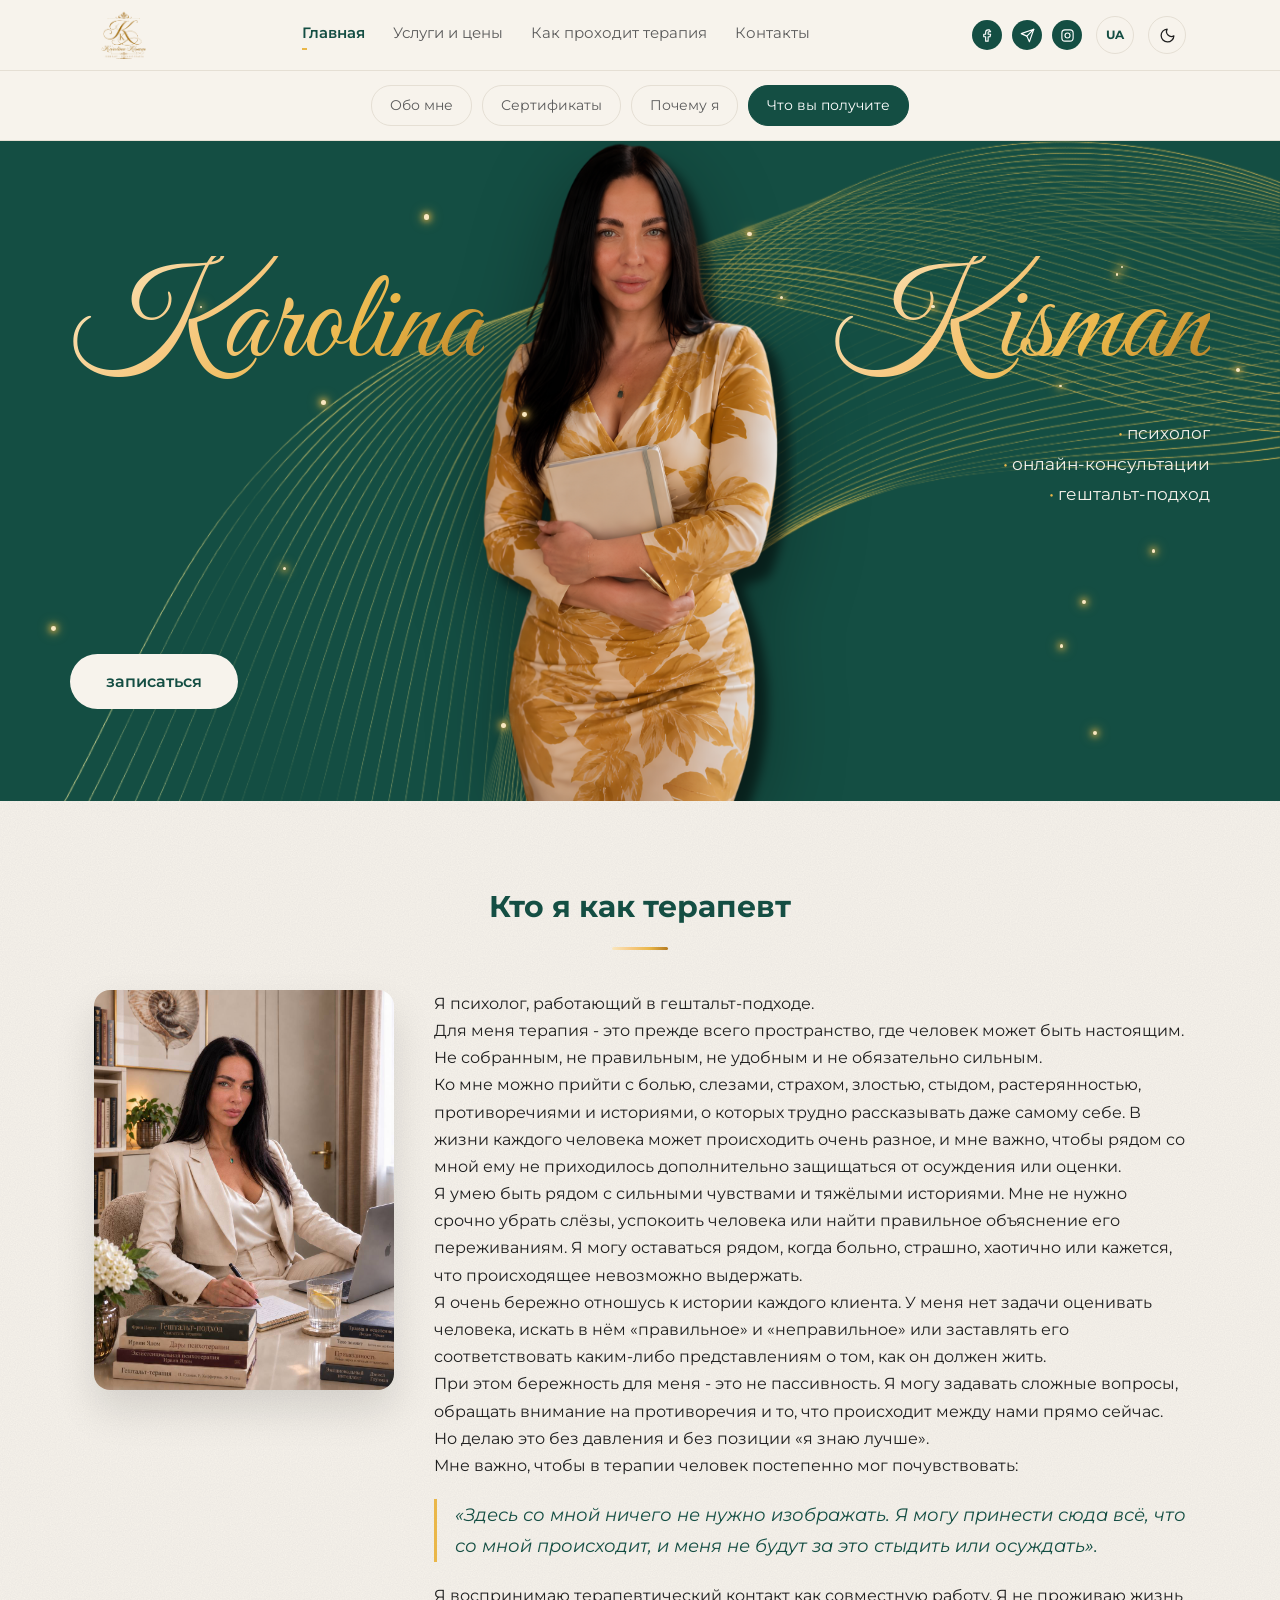
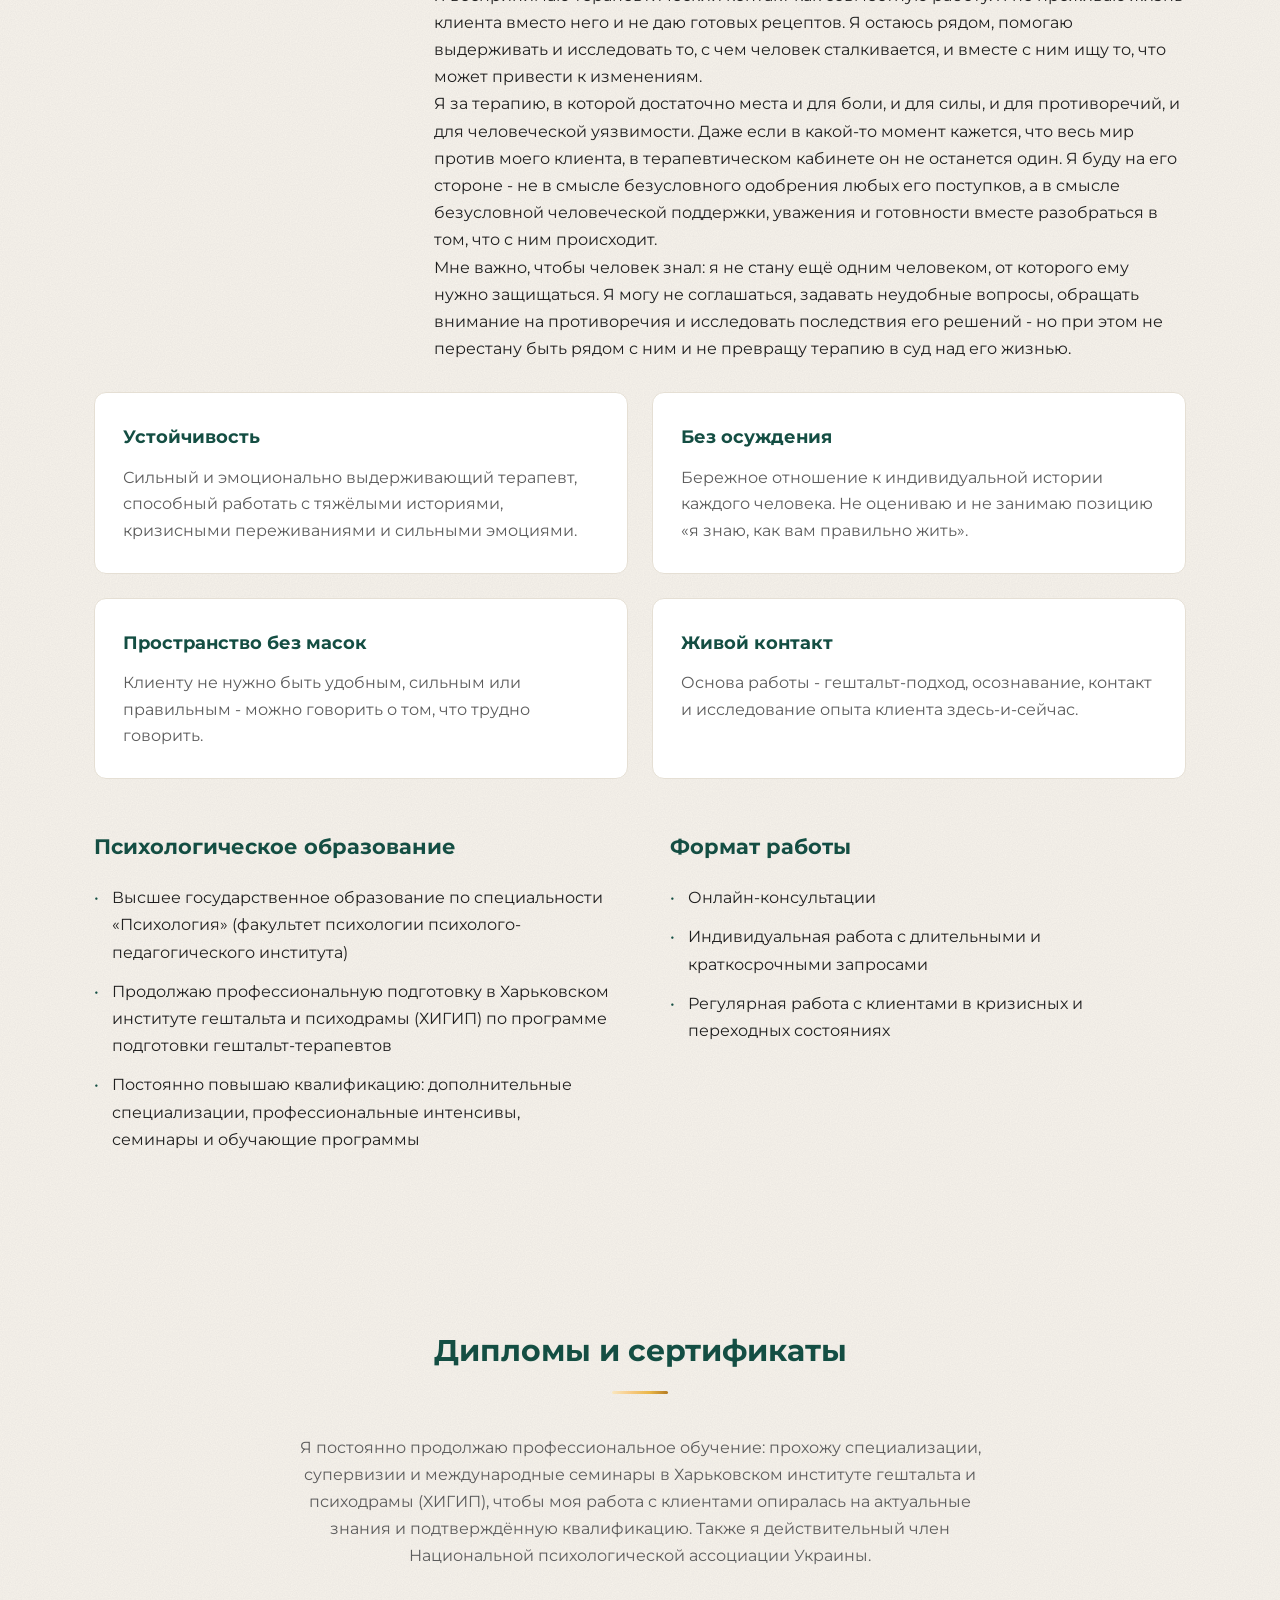
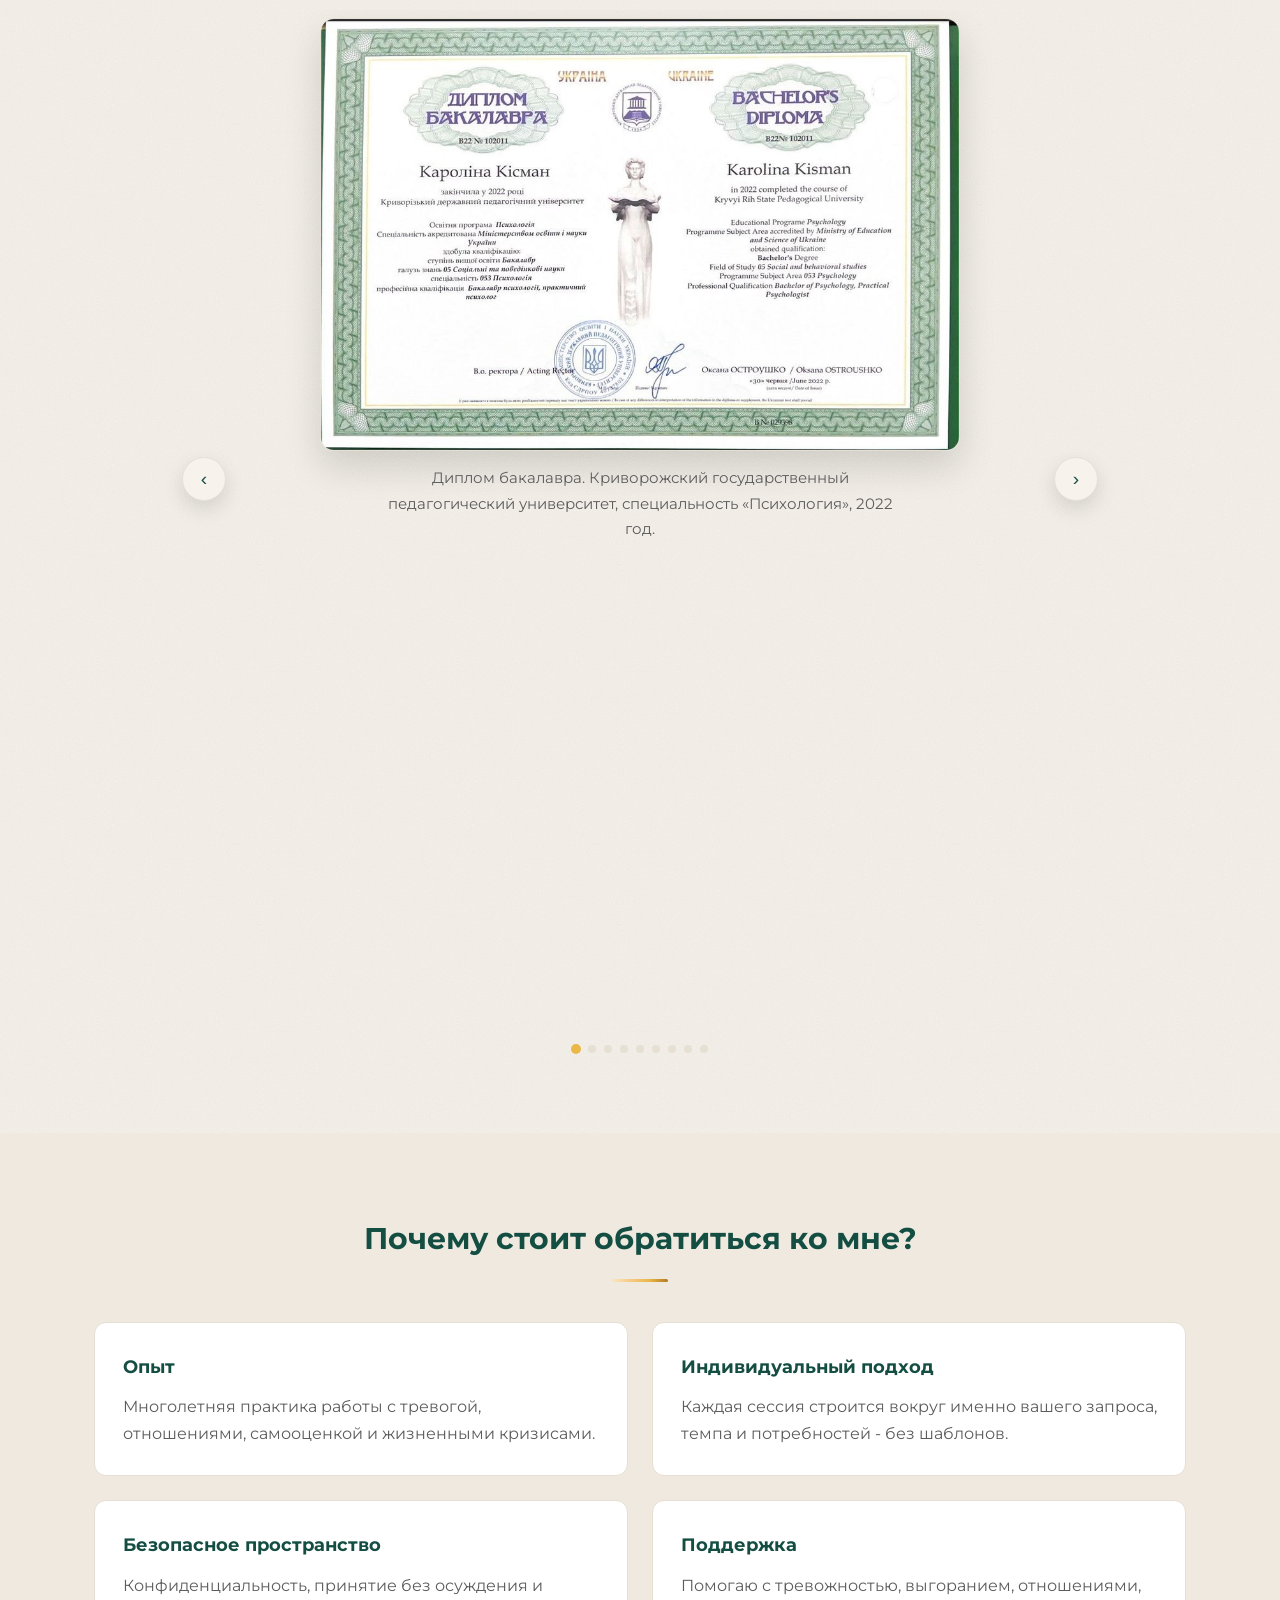
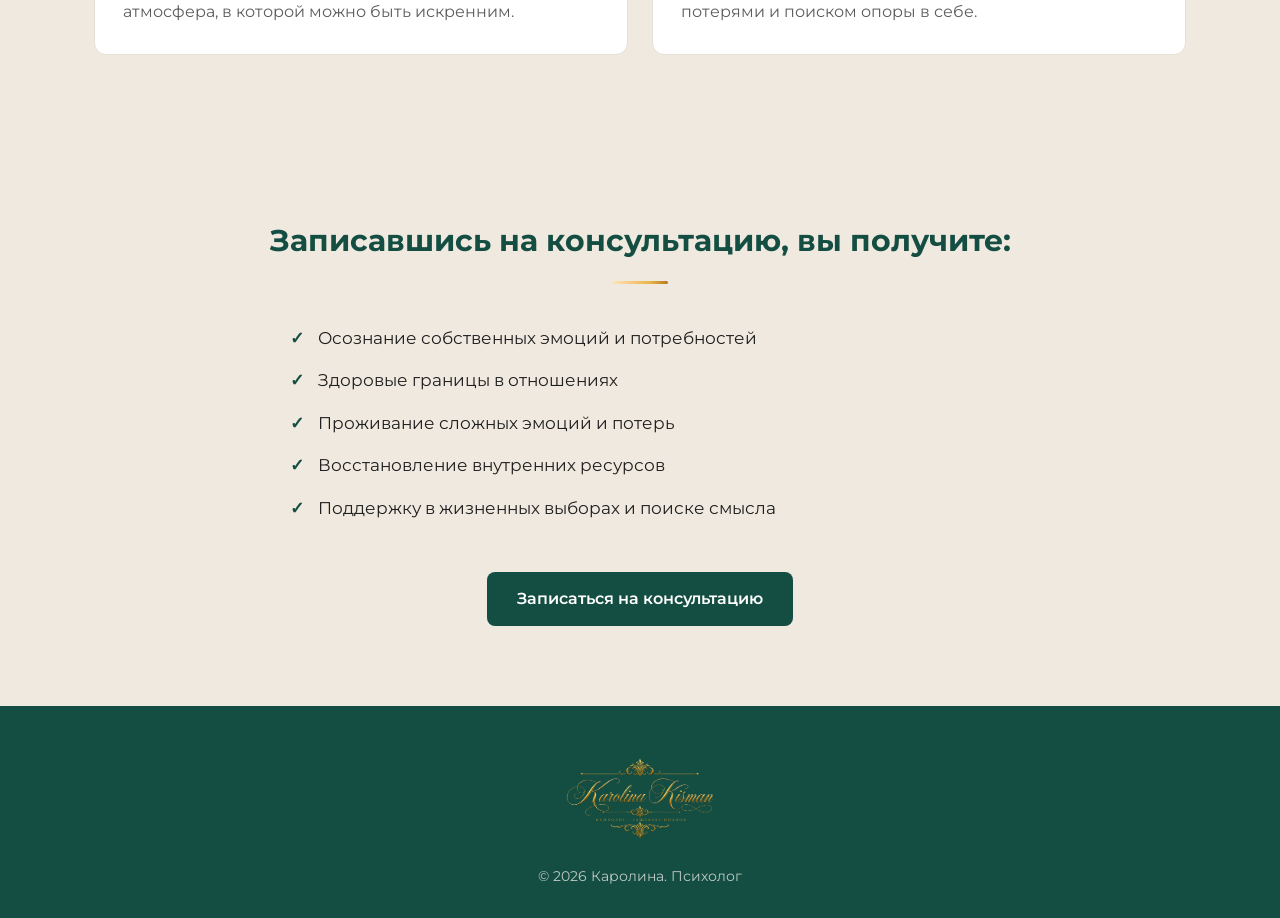
<file: index.html>
<!DOCTYPE html>
<html lang="ru">
<head>
  <meta charset="UTF-8">
  <meta name="viewport" content="width=device-width, initial-scale=1.0">
  <title>Каролина Кисман - психолог онлайн, гештальт-подход</title>
  <link rel="icon" type="image/png" href="images/favicon/favicon.png">
  <meta name="description" content="Каролина Кисман - психолог, работающий в гештальт-подходе. Онлайн-консультации: тревога, отношения, самооценка, жизненные кризисы, выгорание.">
 <link rel="canonical" href="https://karolinakisman.com.ua/">
 <link rel="alternate" hreflang="ru" href="https://karolinakisman.com.ua/">
  <link rel="alternate" hreflang="uk" href="https://karolinakisman.com.ua/uk/index.html">
  <link rel="alternate" hreflang="x-default" href="https://karolinakisman.com.ua/">

  <meta property="og:type" content="website">
  <meta property="og:site_name" content="Karolina Kisman">
  <meta property="og:locale" content="ru_RU">
  <meta property="og:title" content="Каролина Кисман - психолог онлайн, гештальт-подход">
  <meta property="og:description" content="Каролина Кисман - психолог, работающий в гештальт-подходе. Онлайн-консультации: тревога, отношения, самооценка, жизненные кризисы, выгорание.">
  <meta property="og:url" content="https://karolinakisman.com.ua/">
  <meta property="og:image" content="https://karolinakisman.com.ua/images/og/og-image.jpg">
  <meta property="og:image:width" content="1200">
  <meta property="og:image:height" content="630">

  <meta name="twitter:card" content="summary_large_image">
  <meta name="twitter:title" content="Каролина Кисман - психолог онлайн, гештальт-подход">
  <meta name="twitter:description" content="Каролина Кисман - психолог, работающий в гештальт-подходе. Онлайн-консультации: тревога, отношения, самооценка, жизненные кризисы, выгорание.">
  <meta name="twitter:image" content="https://karolinakisman.com.ua/images/og/og-image.jpg">

  <link rel="stylesheet" href="css/style.css?v=5">
  <link href="https://fonts.googleapis.com/css2?family=Cormorant+Garamond:wght@600;700&family=Great+Vibes&family=Montserrat:wght@400;500;600;700&display=swap" rel="stylesheet">
</head>
<body>

  <!-- ===================== ШАПКА ===================== -->
  <header class="header">
    <div class="container header-inner">

      <!-- Логотип -->
      <a href="index.html" class="logo">
        <img src="images/logo/logo-monogram.png" alt="Karolina Kisman" class="logo-img">
      </a>

      <!-- Меню -->
      <nav class="nav">
        <a href="index.html" class="active">Главная</a>
        <a href="prices.html">Услуги и цены</a>
        <a href="process.html">Как проходит терапия</a>
        <a href="contact.html">Контакты</a>
      </nav>

      <!-- Права частина -->
      <div class="header-right">
        <span class="city"></span>

        <div class="socials">
          <a href="https://www.facebook.com/share/19Vi9SaQKb/" title="Facebook" class="social-icon" target="_blank" rel="noopener"><svg viewBox="0 0 24 24" fill="none" stroke="currentColor" stroke-width="1.8" stroke-linecap="round" stroke-linejoin="round"><path d="M15 3h-2a4 4 0 0 0-4 4v3H6v4h3v7h4v-7h3l1-4h-4V7a1 1 0 0 1 1-1h3z"/></svg></a>
          <a href="https://t.me/Karolina_Kisman" title="Telegram" target="_blank" rel="noopener" class="social-icon"><svg viewBox="0 0 24 24" fill="none" stroke="currentColor" stroke-width="1.8" stroke-linecap="round" stroke-linejoin="round"><path d="M22 2 11 13"/><path d="M22 2 15 22 11 13 2 9Z"/></svg></a>
          <a href="https://www.instagram.com/karolina_kisman/" title="Instagram" class="social-icon" target="_blank" rel="noopener"><svg viewBox="0 0 24 24" fill="none" stroke="currentColor" stroke-width="1.8" stroke-linecap="round" stroke-linejoin="round"><rect x="3" y="3" width="18" height="18" rx="5"/><circle cx="12" cy="12" r="4"/><circle cx="17.3" cy="6.7" r="0.6" fill="currentColor" stroke="none"/></svg></a>
        </div>

        <!-- Переключатель языка -->
        <a href="uk/index.html" class="lang-switch" title="Перемкнути на українську">UA</a>

        <!-- Кнопка тёмной темы -->
        <button class="theme-btn" id="theme-toggle" aria-label="Сменить тему"><svg viewBox="0 0 24 24" fill="none" stroke="currentColor" stroke-width="1.8" stroke-linecap="round" stroke-linejoin="round"><path d="M21 12.5A9 9 0 1 1 11.5 3a7 7 0 0 0 9.5 9.5Z"/></svg></button>
      </div>

      <!-- Кнопка мобильного меню -->
      <button class="menu-btn" aria-label="Меню">
        <span></span>
        <span></span>
        <span></span>
      </button>

    </div>
  </header>

  <!-- ===================== ШВИДКА НАВІГАЦІЯ ПО РОЗДІЛАХ ===================== -->
  <nav class="section-nav" id="section-nav">
    <a href="#therapist">Обо мне</a>
    <a href="#certificates">Сертификаты</a>
    <a href="#why">Почему я</a>
    <a href="#benefits">Что вы получите</a>
  </nav>

  <!-- ===================== ГЛАВНЫЙ ЭКРАН ===================== -->
  <section class="hero-main" id="about">
  <!-- Золоті хвилі -->
 <img src="images/decor/waves-gold.png" alt="" class="hero-waves" aria-hidden="true">


  <div class="container hero-main-grid">


      <!-- Левая часть: имя -->
      <div class="hero-left">
        <h1 class="hero-name hero-name-karolina">Karolina</h1>
      </div>

      <!-- Центр: фото -->
      <div class="hero-photo">
        <img src="images/photos/karolina-cutout.png" alt="Karolina Kisman" class="hero-cutout-img">
      </div>

      <!-- Правая часть: фамилия + список -->
      <div class="hero-right">
        <h1 class="hero-name hero-name-kisman">Kisman</h1>
        <ul class="hero-list">
          <li>психолог</li>
          <li>онлайн-консультации</li>
          <li>гештальт-подход</li>
        </ul>
        <a href="https://wa.me/380987511192?text=%D0%97%D0%B4%D1%80%D0%B0%D0%B2%D1%81%D1%82%D0%B2%D1%83%D0%B9%D1%82%D0%B5%21%20%D0%A5%D0%BE%D1%87%D1%83%20%D0%B7%D0%B0%D0%BF%D0%B8%D1%81%D0%B0%D1%82%D1%8C%D1%81%D1%8F%20%D0%BD%D0%B0%20%D0%BA%D0%BE%D0%BD%D1%81%D1%83%D0%BB%D1%8C%D1%82%D0%B0%D1%86%D0%B8%D1%8E." class="btn-light" target="_blank" rel="noopener">записаться</a>
      </div>

    </div>
  </section>

  <!-- ===================== КТО Я КАК ТЕРАПЕВТ ===================== -->
  <section class="section" id="therapist">
    <div class="container">
      <h2 class="section-title">Кто я как терапевт</h2>

      <div class="bio-photo-row">
        <img src="images/photos/karolina-office.jpg" alt="Karolina Kisman - психолог">
        <div class="text-block">
        <p>Я психолог, работающий в гештальт-подходе.</p>
        <p>Для меня терапия - это прежде всего пространство, где человек может быть настоящим. Не собранным, не правильным, не удобным и не обязательно сильным.</p>
        <p>Ко мне можно прийти с болью, слезами, страхом, злостью, стыдом, растерянностью, противоречиями и историями, о которых трудно рассказывать даже самому себе. В жизни каждого человека может происходить очень разное, и мне важно, чтобы рядом со мной ему не приходилось дополнительно защищаться от осуждения или оценки.</p>
        <p>Я умею быть рядом с сильными чувствами и тяжёлыми историями. Мне не нужно срочно убрать слёзы, успокоить человека или найти правильное объяснение его переживаниям. Я могу оставаться рядом, когда больно, страшно, хаотично или кажется, что происходящее невозможно выдержать.</p>
        <p>Я очень бережно отношусь к истории каждого клиента. У меня нет задачи оценивать человека, искать в нём «правильное» и «неправильное» или заставлять его соответствовать каким-либо представлениям о том, как он должен жить.</p>
        <p>При этом бережность для меня - это не пассивность. Я могу задавать сложные вопросы, обращать внимание на противоречия и то, что происходит между нами прямо сейчас. Но делаю это без давления и без позиции «я знаю лучше».</p>
        <p>Мне важно, чтобы в терапии человек постепенно мог почувствовать:</p>
        <p class="highlight-quote">«Здесь со мной ничего не нужно изображать. Я могу принести сюда всё, что со мной происходит, и меня не будут за это стыдить или осуждать».</p>
        <p>Я воспринимаю терапевтический контакт как совместную работу. Я не проживаю жизнь клиента вместо него и не даю готовых рецептов. Я остаюсь рядом, помогаю выдерживать и исследовать то, с чем человек сталкивается, и вместе с ним ищу то, что может привести к изменениям.</p>
        <p>Я за терапию, в которой достаточно места и для боли, и для силы, и для противоречий, и для человеческой уязвимости. Даже если в какой-то момент кажется, что весь мир против моего клиента, в терапевтическом кабинете он не останется один. Я буду на его стороне - не в смысле безусловного одобрения любых его поступков, а в смысле безусловной человеческой поддержки, уважения и готовности вместе разобраться в том, что с ним происходит.</p>
        <p>Мне важно, чтобы человек знал: я не стану ещё одним человеком, от которого ему нужно защищаться. Я могу не соглашаться, задавать неудобные вопросы, обращать внимание на противоречия и исследовать последствия его решений - но при этом не перестану быть рядом с ним и не превращу терапию в суд над его жизнью.</p>
        </div>
      </div>

      <div class="cards-grid">
        <div class="card">
          <h4>Устойчивость</h4>
          <p>Сильный и эмоционально выдерживающий терапевт, способный работать с тяжёлыми историями, кризисными переживаниями и сильными эмоциями.</p>
        </div>
        <div class="card">
          <h4>Без осуждения</h4>
          <p>Бережное отношение к индивидуальной истории каждого человека. Не оцениваю и не занимаю позицию «я знаю, как вам правильно жить».</p>
        </div>
        <div class="card">
          <h4>Пространство без масок</h4>
          <p>Клиенту не нужно быть удобным, сильным или правильным - можно говорить о том, что трудно говорить.</p>
        </div>
        <div class="card">
          <h4>Живой контакт</h4>
          <p>Основа работы - гештальт-подход, осознавание, контакт и исследование опыта клиента здесь-и-сейчас.</p>
        </div>
      </div>

      <div class="two-columns" style="margin-top: 50px;">
        <div>
          <h3>Психологическое образование</h3>
          <ul class="info-list">
            <li>Высшее государственное образование по специальности «Психология» (факультет психологии психолого-педагогического института)</li>
            <li>Продолжаю профессиональную подготовку в Харьковском институте гештальта и психодрамы (ХИГИП) по программе подготовки гештальт-терапевтов</li>
            <li>Постоянно повышаю квалификацию: дополнительные специализации, профессиональные интенсивы, семинары и обучающие программы</li>
          </ul>
        </div>
        <div>
          <h3>Формат работы</h3>
          <ul class="info-list">
            <li>Онлайн-консультации</li>
            <li>Индивидуальная работа с длительными и краткосрочными запросами</li>
            <li>Регулярная работа с клиентами в кризисных и переходных состояниях</li>
          </ul>
        </div>
      </div>
    </div>
  </section>

  <!-- ===================== ДИПЛОМЫ И СЕРТИФИКАТЫ ===================== -->
  <section class="section" id="certificates">
    <div class="container">
      <h2 class="section-title">Дипломы и сертификаты</h2>
      <p class="center-note" style="max-width: 700px; margin: 0 auto 10px;">
        Я постоянно продолжаю профессиональное обучение: прохожу специализации, супервизии и международные семинары в Харьковском институте гештальта и психодрамы (ХИГИП), чтобы моя работа с клиентами опиралась на актуальные знания и подтверждённую квалификацию. Также я действительный член Национальной психологической ассоциации Украины.
      </p>

      <div class="certs-slider-wrap">
        <button class="certs-slider-arrow prev" aria-label="Предыдущий">‹</button>
        <button class="certs-slider-arrow next" aria-label="Следующий">›</button>

        <div class="certs-slider">
          <div class="cert-slide">
            <img src="images/certificates/diploma-bachelor.jpg" alt="Диплом бакалавра психологии">
            <p>Диплом бакалавра. Криворожский государственный педагогический университет, специальность «Психология», 2022 год.</p>
          </div>
          <div class="cert-slide">
            <img src="images/certificates/cert-intro-gestalt.jpg" alt="Сертификат «Введение в гештальт-терапию»">
            <p>«Введение в гештальт-терапию / Гештальт-консультирование. Контакт с собой и другими» - образовательная программа первой ступени, 152 учебных часа, ХИГИП, 2022–2023.</p>
          </div>
          <div class="cert-slide">
            <img src="images/certificates/cert-trauma-work.jpg" alt="Сертификат «Работа с травмой»">
            <p>«Работа с травмой и не только» - специализация, 200 учебных часов, ХИГИП, 2024–2025.</p>
          </div>
          <div class="cert-slide">
            <img src="images/certificates/cert-codependency.jpg" alt="Сертификат «Работа с темой созависимости»">
            <p>«Работа с темой созависимости в гештальт-подходе» - специализация, 200 учебных часов (6,7 кредита ECTS), ХИГИП, 2024–2026.</p>
          </div>
          <div class="cert-slide">
            <img src="images/certificates/cert-dissociation.jpg" alt="Сертификат «Диссоциация, связанная с травмой»">
            <p>Международный трёхдневный семинар «Диссоциация, связанная с травмой», 30 учебных часов (1 кредит ECTS), ХИГИП, февраль 2026.</p>
          </div>
          <div class="cert-slide">
            <img src="images/certificates/cert-conference.jpg" alt="Сертификат участия в международной конференции">
            <p>17-я международная научно-практическая конференция «Искусство Гештальта и Психодрамы. Отношения через выборы и смыслы», 20 часов, ХИГИП, октябрь 2025.</p>
          </div>
          <div class="cert-slide">
            <img src="images/certificates/supervision-2025.jpg" alt="Справка о прохождении супервизии 2025">
            <p>Справка о прохождении групповой супервизии: 24 часа + 3 часа показа работы под супервизией, сентябрь 2024 - май 2025, ХИГИП.</p>
          </div>
          <div class="cert-slide">
            <img src="images/certificates/supervision-2026.jpg" alt="Справка о прохождении супервизии 2026">
            <p>Справка о прохождении групповой супервизии: 26 часов + 1 час показа работы под супервизией, сентябрь 2025 - май 2026, ХИГИП.</p>
          </div>
          <div class="cert-slide">
            <img src="images/certificates/cert-membership-npa.jpg" alt="Удостоверение о членстве в Национальной психологической ассоциации Украины">
            <p>Действительный член ОО «Национальная психологическая ассоциация» (Украина, член EFPA, Mental Health Europe и International Union of Psychological Science), 2026.</p>
            <a href="https://npa-ua.org/register/kisman-karolina-anatoliivna-5534/" target="_blank" rel="noopener" class="verify-badge">
              <svg viewBox="0 0 24 24" fill="none" stroke="currentColor" stroke-width="2.5" stroke-linecap="round" stroke-linejoin="round"><path d="M20 6L9 17l-5-5"/></svg>
              Проверить в реестре
            </a>
          </div>
        </div>

        <div class="certs-dots"></div>
      </div>
    </div>
  </section>

  <!-- ===================== ПОЧЕМУ СТОИТ ОБРАТИТЬСЯ ===================== -->
  <section class="section section-alt" id="why">
    <div class="container">
      <h2 class="section-title">Почему стоит обратиться ко мне?</h2>

      <div class="cards-grid">
        <div class="card">
          <h4>Опыт</h4>
          <p>Многолетняя практика работы с тревогой, отношениями, самооценкой и жизненными кризисами.</p>
        </div>
        <div class="card">
          <h4>Индивидуальный подход</h4>
          <p>Каждая сессия строится вокруг именно вашего запроса, темпа и потребностей - без шаблонов.</p>
        </div>
        <div class="card">
          <h4>Безопасное пространство</h4>
          <p>Конфиденциальность, принятие без осуждения и атмосфера, в которой можно быть искренним.</p>
        </div>
        <div class="card">
          <h4>Поддержка</h4>
          <p>Помогаю с тревожностью, выгоранием, отношениями, потерями и поиском опоры в себе.</p>
        </div>
      </div>
    </div>
  </section>

  <!-- ===================== ЧТО ВЫ ПОЛУЧИТЕ ===================== -->
  <section class="section section-alt" id="benefits">
    <div class="container">
      <h2 class="section-title">Записавшись на консультацию, вы получите:</h2>

      <ul class="benefits-list">
        <li>Осознание собственных эмоций и потребностей</li>
        <li>Здоровые границы в отношениях</li>
        <li>Проживание сложных эмоций и потерь</li>
        <li>Восстановление внутренних ресурсов</li>
        <li>Поддержку в жизненных выборах и поиске смысла</li>
      </ul>

      <div style="text-align:center; margin-top: 30px;">
        <a href="contact.html" class="btn">Записаться на консультацию</a>
      </div>
    </div>
  </section>

  <!-- ===================== ПОДВАЛ ===================== -->
  <footer class="footer">
    <div class="container footer-inner">
      <img src="images/logo/logo-full.png" alt="Karolina Kisman" class="footer-logo">
      <p>© 2026 Каролина. Психолог</p>
    </div>
  </footer>

  
  <div id="floating-cta" class="floating-cta"><a href="https://wa.me/380987511192?text=%D0%97%D0%B4%D1%80%D0%B0%D0%B2%D1%81%D1%82%D0%B2%D1%83%D0%B9%D1%82%D0%B5%21%20%D0%A5%D0%BE%D1%87%D1%83%20%D0%B7%D0%B0%D0%BF%D0%B8%D1%81%D0%B0%D1%82%D1%8C%D1%81%D1%8F%20%D0%BD%D0%B0%20%D0%BA%D0%BE%D0%BD%D1%81%D1%83%D0%BB%D1%8C%D1%82%D0%B0%D1%86%D0%B8%D1%8E." target="_blank" rel="noopener">Написать в WhatsApp <svg viewBox="0 0 24 24" width="18" height="18" fill="none" stroke="currentColor" stroke-width="2" stroke-linecap="round" stroke-linejoin="round"><path d="M5 12h14M13 6l6 6-6 6"/></svg></a></div>

  <button id="back-to-top" class="back-to-top" aria-label="Наверх" title="Наверх"><svg viewBox="0 0 24 24" fill="none" stroke="currentColor" stroke-width="2" stroke-linecap="round" stroke-linejoin="round"><path d="M12 19V5M5 12l7-7 7 7"/></svg></button>
  <script src="js/main.js"></script>
</body>
</html>
</file>
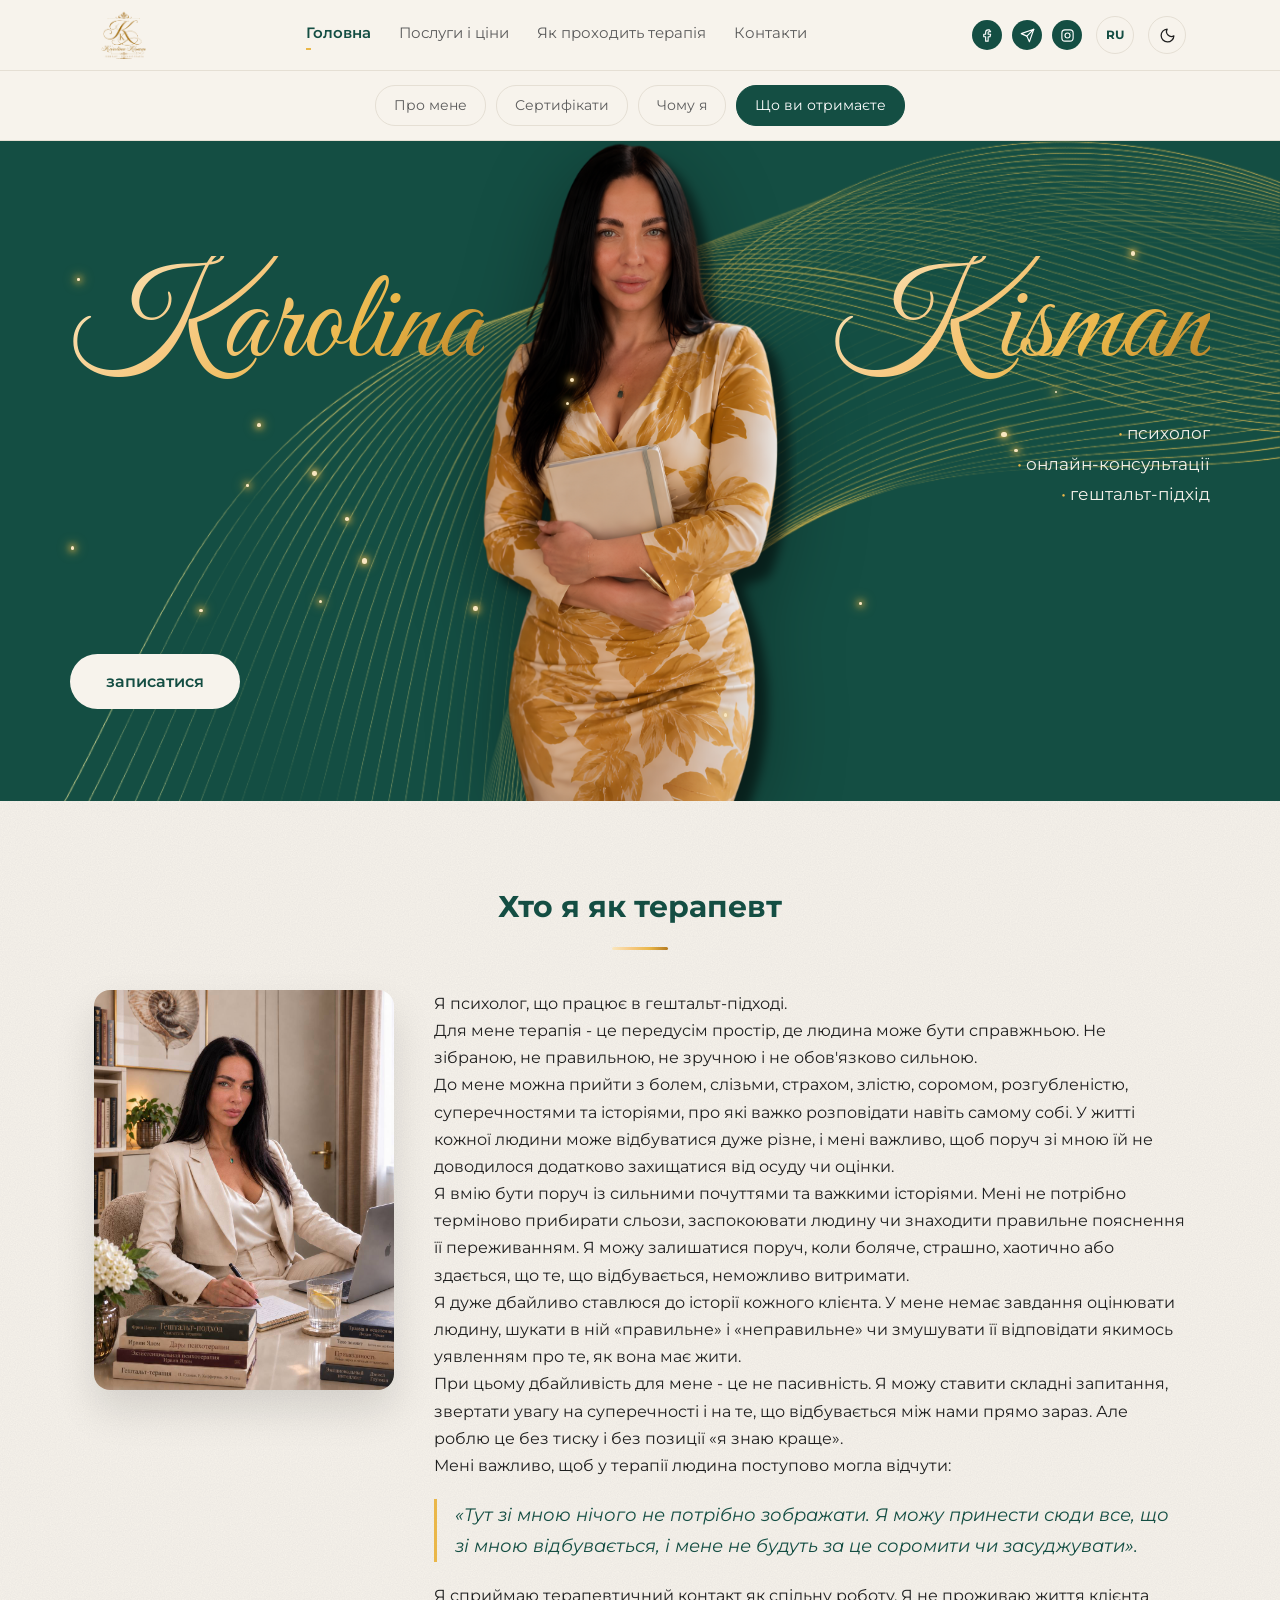
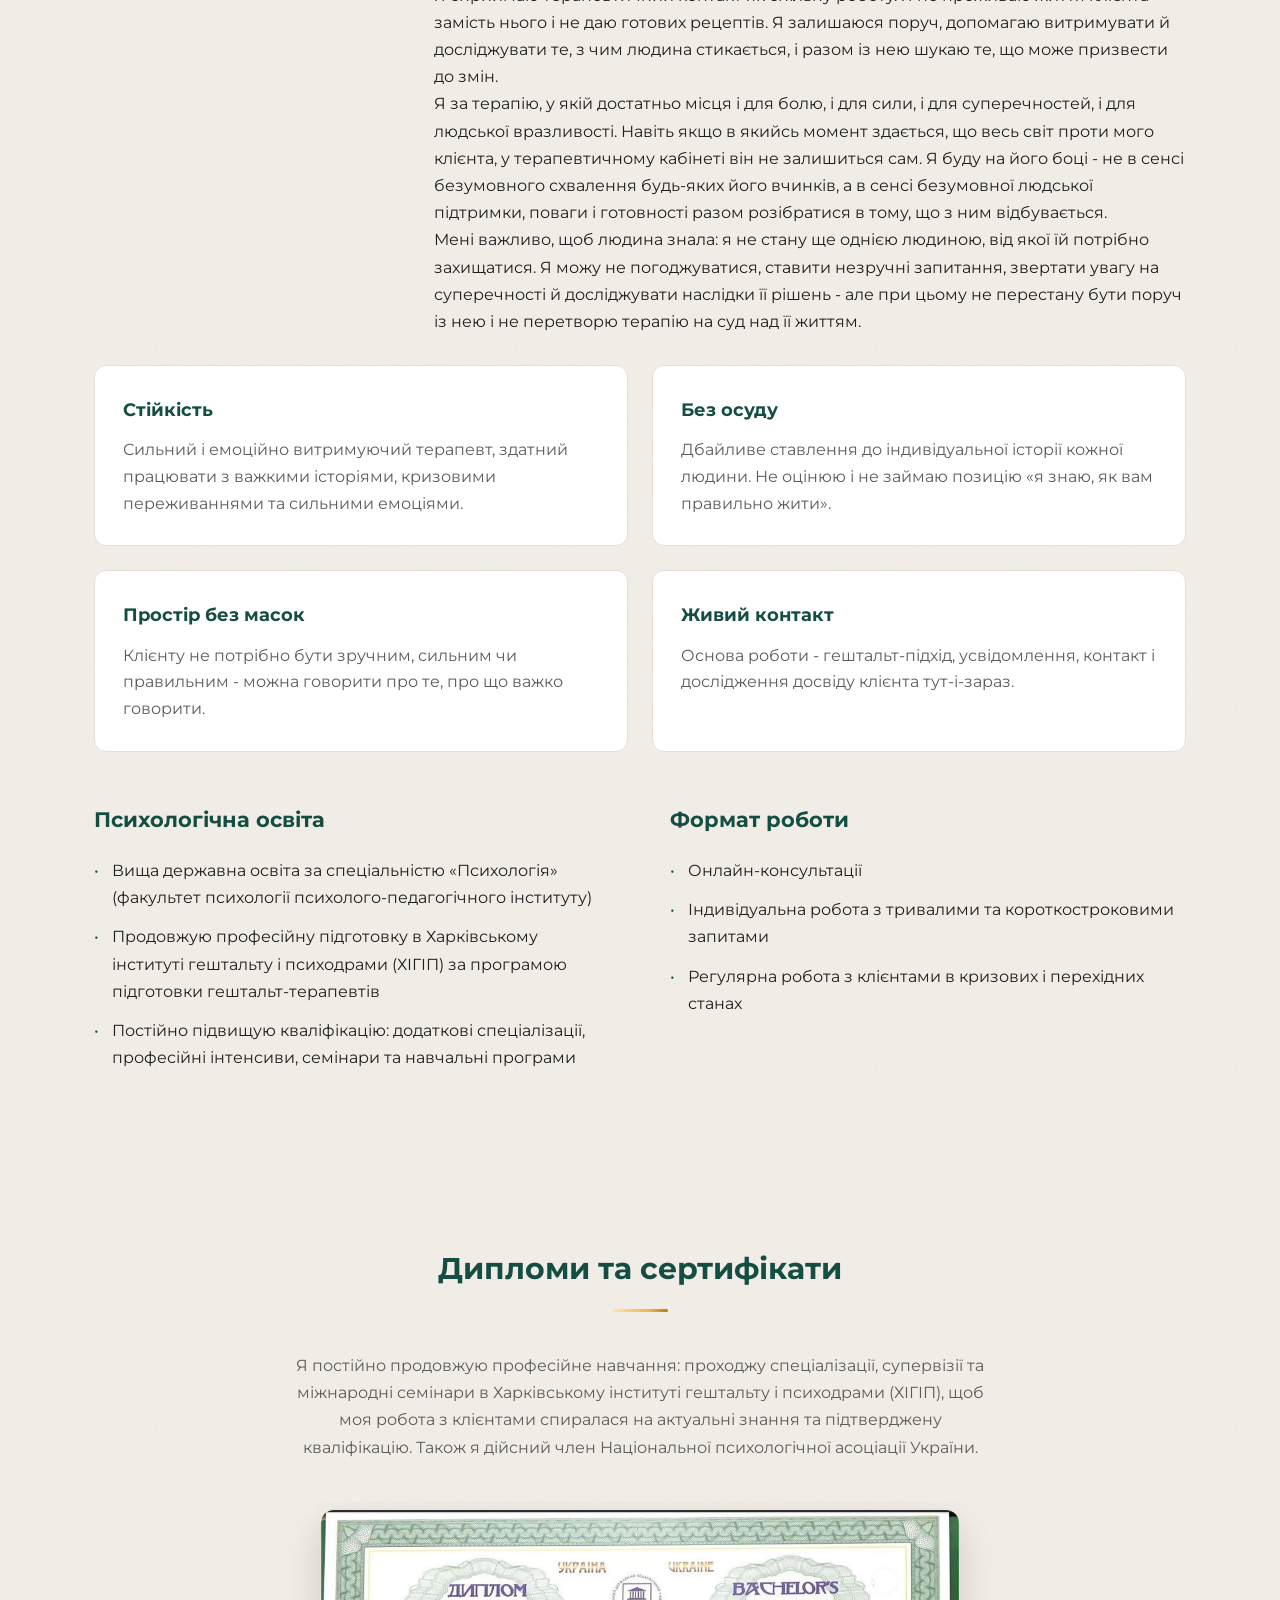
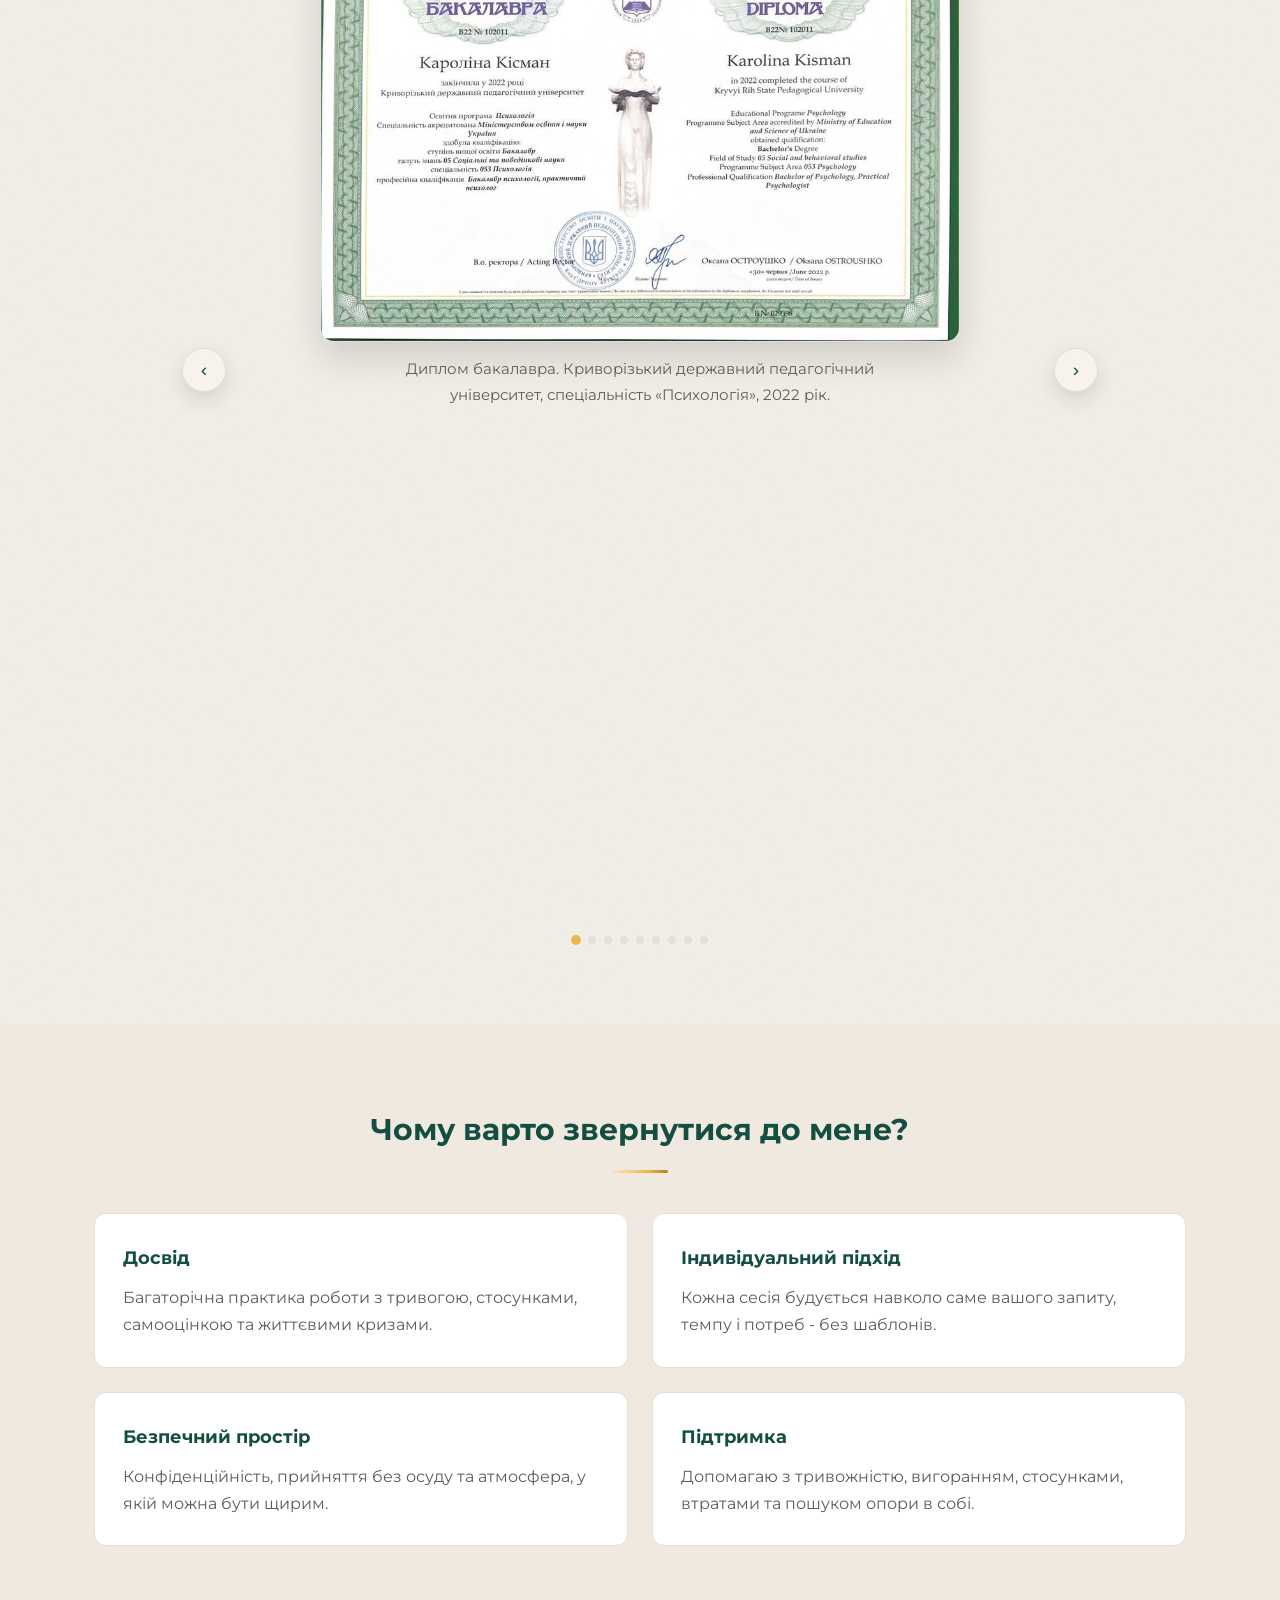
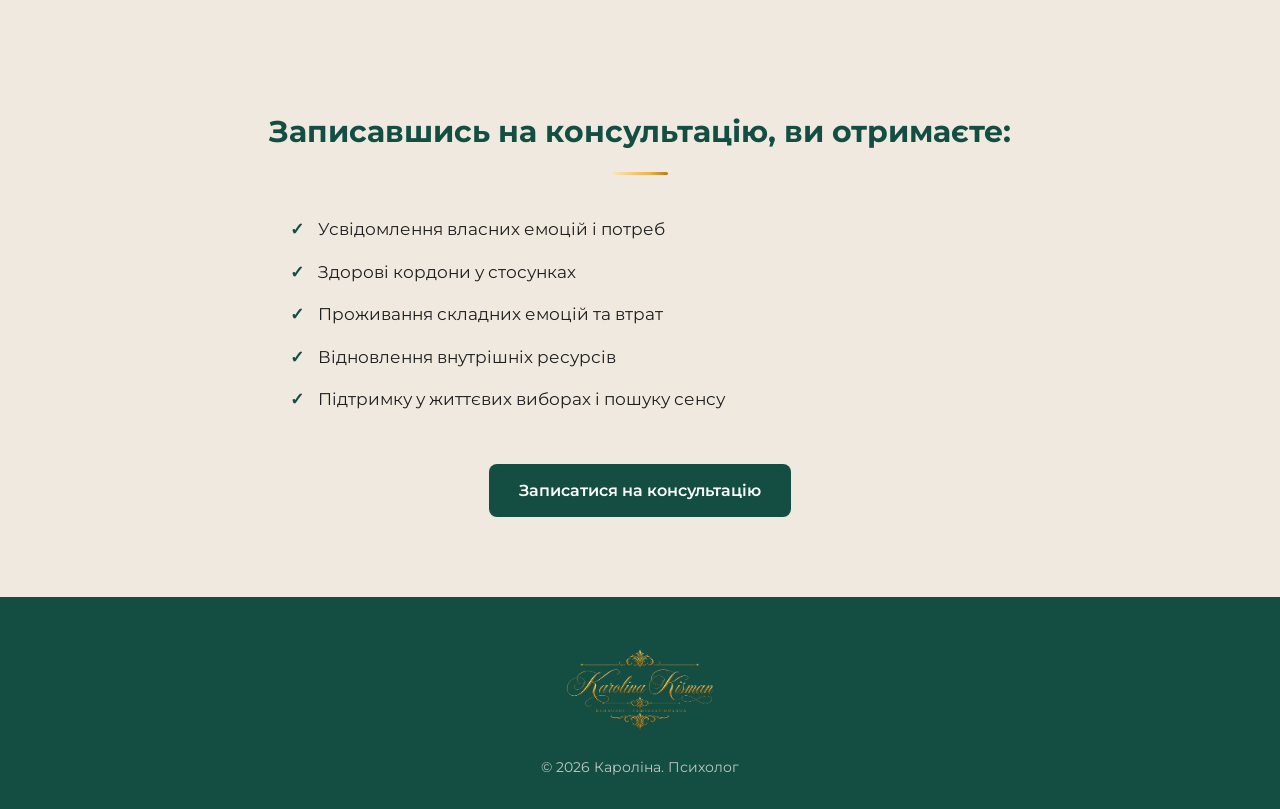
<file: uk/index.html>
<!DOCTYPE html>
<html lang="uk">
<head>
  <meta charset="UTF-8">
  <meta name="viewport" content="width=device-width, initial-scale=1.0">

  <title>Кароліна Кісман - психолог онлайн, гештальт-підхід</title>

  <link rel="icon" type="image/png" href="../images/favicon/favicon.png">

  <meta name="description" content="Кароліна Кісман - психолог, що працює в гештальт-підході. Онлайн-консультації: тривога, стосунки, самооцінка, життєві кризи, вигорання.">

  <!-- Canonical -->
  <link rel="canonical" href="https://karolinakisman.com.ua/uk/index.html">

  <!-- Language versions -->
  <link rel="alternate" hreflang="uk" href="https://karolinakisman.com.ua/uk/index.html">
  <link rel="alternate" hreflang="ru" href="https://karolinakisman.com.ua/">
  <link rel="alternate" hreflang="x-default" href="https://karolinakisman.com.ua/">

  <!-- Open Graph -->
  <meta property="og:type" content="website">
  <meta property="og:site_name" content="Karolina Kisman">
  <meta property="og:locale" content="uk_UA">
  <meta property="og:title" content="Кароліна Кісман - психолог онлайн, гештальт-підхід">
  <meta property="og:description" content="Кароліна Кісман - психолог, що працює в гештальт-підході. Онлайн-консультації: тривога, стосунки, самооцінка, життєві кризи, вигорання.">
  <meta property="og:url" content="https://karolinakisman.com.ua/uk/index.html">
  <meta property="og:image" content="https://karolinakisman.com.ua/images/og/og-image.jpg">
  <meta property="og:image:width" content="1200">
  <meta property="og:image:height" content="630">

  <!-- Twitter -->
  <meta name="twitter:card" content="summary_large_image">
  <meta name="twitter:title" content="Кароліна Кісман - психолог онлайн, гештальт-підхід">
  <meta name="twitter:description" content="Кароліна Кісман - психолог, що працює в гештальт-підході. Онлайн-консультації: тривога, стосунки, самооцінка, життєві кризи, вигорання.">
  <meta name="twitter:image" content="https://karolinakisman.com.ua/images/og/og-image.jpg">

  <!-- Styles -->
  <link rel="stylesheet" href="../css/style.css?v=5">

  <!-- Fonts -->
  <link href="https://fonts.googleapis.com/css2?family=Cormorant+Garamond:wght@600;700&family=Great+Vibes&family=Montserrat:wght@400;500;600;700&display=swap" rel="stylesheet">
</head>
<body>

  <!-- ===================== ШАПКА ===================== -->
  <header class="header">
    <div class="container header-inner">

      <!-- Логотип -->
      <a href="index.html" class="logo">
        <img src="../images/logo/logo-monogram.png" alt="Karolina Kisman" class="logo-img">
      </a>

      <!-- Меню -->
      <nav class="nav">
        <a href="index.html" class="active">Головна</a>
        <a href="prices.html">Послуги і ціни</a>
        <a href="process.html">Як проходить терапія</a>
        <a href="contact.html">Контакти</a>
      </nav>

      <!-- Права частина -->
      <div class="header-right">
        <span class="city"></span>

        <div class="socials">
          <a href="https://www.facebook.com/share/19Vi9SaQKb/" title="Facebook" class="social-icon" target="_blank" rel="noopener"><svg viewBox="0 0 24 24" fill="none" stroke="currentColor" stroke-width="1.8" stroke-linecap="round" stroke-linejoin="round"><path d="M15 3h-2a4 4 0 0 0-4 4v3H6v4h3v7h4v-7h3l1-4h-4V7a1 1 0 0 1 1-1h3z"/></svg></a>
          <a href="https://t.me/Karolina_Kisman" title="Telegram" target="_blank" rel="noopener" class="social-icon"><svg viewBox="0 0 24 24" fill="none" stroke="currentColor" stroke-width="1.8" stroke-linecap="round" stroke-linejoin="round"><path d="M22 2 11 13"/><path d="M22 2 15 22 11 13 2 9Z"/></svg></a>
          <a href="https://www.instagram.com/karolina_kisman/" title="Instagram" class="social-icon" target="_blank" rel="noopener"><svg viewBox="0 0 24 24" fill="none" stroke="currentColor" stroke-width="1.8" stroke-linecap="round" stroke-linejoin="round"><rect x="3" y="3" width="18" height="18" rx="5"/><circle cx="12" cy="12" r="4"/><circle cx="17.3" cy="6.7" r="0.6" fill="currentColor" stroke="none"/></svg></a>
        </div>

        <!-- Перемикач мови -->
        <a href="../index.html" class="lang-switch" title="Переключить на русский">RU</a>

        <!-- Кнопка темної теми -->
        <button class="theme-btn" id="theme-toggle" aria-label="Змінити тему"><svg viewBox="0 0 24 24" fill="none" stroke="currentColor" stroke-width="1.8" stroke-linecap="round" stroke-linejoin="round"><path d="M21 12.5A9 9 0 1 1 11.5 3a7 7 0 0 0 9.5 9.5Z"/></svg></button>
      </div>

      <!-- Кнопка мобільного меню -->
      <button class="menu-btn" aria-label="Меню">
        <span></span>
        <span></span>
        <span></span>
      </button>

    </div>
  </header>

  <!-- ===================== ШВИДКА НАВІГАЦІЯ ПО РОЗДІЛАХ ===================== -->
  <nav class="section-nav" id="section-nav">
    <a href="#therapist">Про мене</a>
    <a href="#certificates">Сертифікати</a>
    <a href="#why">Чому я</a>
    <a href="#benefits">Що ви отримаєте</a>
  </nav>

  <!-- ===================== ГОЛОВНИЙ ЕКРАН ===================== -->
  <section class="hero-main" id="about">
  <!-- Золоті хвилі -->
  <img src="../images/decor/waves-gold.png" alt="" class="hero-waves" aria-hidden="true">

  <div class="container hero-main-grid">
    

      <!-- Ліва частина: ім'я -->
      <div class="hero-left">
        <h1 class="hero-name hero-name-karolina">Karolina</h1>
      </div>

      <!-- Центр: фото -->
      <div class="hero-photo">
        <img src="../images/photos/karolina-cutout.png" alt="Karolina Kisman" class="hero-cutout-img">
      </div>

      <!-- Права частина: прізвище + список -->
      <div class="hero-right">
        <h1 class="hero-name hero-name-kisman">Kisman</h1>
        <ul class="hero-list">
          <li>психолог</li>
          <li>онлайн-консультації</li>
          <li>гештальт-підхід</li>
        </ul>
        <a href="https://wa.me/380987511192?text=%D0%94%D0%BE%D0%B1%D1%80%D0%BE%D0%B3%D0%BE%20%D0%B4%D0%BD%D1%8F%21%20%D0%A5%D0%BE%D1%87%D1%83%20%D0%B7%D0%B0%D0%BF%D0%B8%D1%81%D0%B0%D1%82%D0%B8%D1%81%D1%8F%20%D0%BD%D0%B0%20%D0%BA%D0%BE%D0%BD%D1%81%D1%83%D0%BB%D1%8C%D1%82%D0%B0%D1%86%D1%96%D1%8E." class="btn-light" target="_blank" rel="noopener">записатися</a>
      </div>

    </div>
  </section>

  <!-- ===================== ХТО Я ЯК ТЕРАПЕВТ ===================== -->
  <section class="section" id="therapist">
    <div class="container">
      <h2 class="section-title">Хто я як терапевт</h2>

      <div class="bio-photo-row">
        <img src="../images/photos/karolina-office.jpg" alt="Karolina Kisman - психолог">
        <div class="text-block">
        <p>Я психолог, що працює в гештальт-підході.</p>
        <p>Для мене терапія - це передусім простір, де людина може бути справжньою. Не зібраною, не правильною, не зручною і не обов'язково сильною.</p>
        <p>До мене можна прийти з болем, слізьми, страхом, злістю, соромом, розгубленістю, суперечностями та історіями, про які важко розповідати навіть самому собі. У житті кожної людини може відбуватися дуже різне, і мені важливо, щоб поруч зі мною їй не доводилося додатково захищатися від осуду чи оцінки.</p>
        <p>Я вмію бути поруч із сильними почуттями та важкими історіями. Мені не потрібно терміново прибирати сльози, заспокоювати людину чи знаходити правильне пояснення її переживанням. Я можу залишатися поруч, коли боляче, страшно, хаотично або здається, що те, що відбувається, неможливо витримати.</p>
        <p>Я дуже дбайливо ставлюся до історії кожного клієнта. У мене немає завдання оцінювати людину, шукати в ній «правильне» і «неправильне» чи змушувати її відповідати якимось уявленням про те, як вона має жити.</p>
        <p>При цьому дбайливість для мене - це не пасивність. Я можу ставити складні запитання, звертати увагу на суперечності і на те, що відбувається між нами прямо зараз. Але роблю це без тиску і без позиції «я знаю краще».</p>
        <p>Мені важливо, щоб у терапії людина поступово могла відчути:</p>
        <p class="highlight-quote">«Тут зі мною нічого не потрібно зображати. Я можу принести сюди все, що зі мною відбувається, і мене не будуть за це соромити чи засуджувати».</p>
        <p>Я сприймаю терапевтичний контакт як спільну роботу. Я не проживаю життя клієнта замість нього і не даю готових рецептів. Я залишаюся поруч, допомагаю витримувати й досліджувати те, з чим людина стикається, і разом із нею шукаю те, що може призвести до змін.</p>
        <p>Я за терапію, у якій достатньо місця і для болю, і для сили, і для суперечностей, і для людської вразливості. Навіть якщо в якийсь момент здається, що весь світ проти мого клієнта, у терапевтичному кабінеті він не залишиться сам. Я буду на його боці - не в сенсі безумовного схвалення будь-яких його вчинків, а в сенсі безумовної людської підтримки, поваги і готовності разом розібратися в тому, що з ним відбувається.</p>
        <p>Мені важливо, щоб людина знала: я не стану ще однією людиною, від якої їй потрібно захищатися. Я можу не погоджуватися, ставити незручні запитання, звертати увагу на суперечності й досліджувати наслідки її рішень - але при цьому не перестану бути поруч із нею і не перетворю терапію на суд над її життям.</p>
        </div>
      </div>

      <div class="cards-grid">
        <div class="card">
          <h4>Стійкість</h4>
          <p>Сильний і емоційно витримуючий терапевт, здатний працювати з важкими історіями, кризовими переживаннями та сильними емоціями.</p>
        </div>
        <div class="card">
          <h4>Без осуду</h4>
          <p>Дбайливе ставлення до індивідуальної історії кожної людини. Не оцінюю і не займаю позицію «я знаю, як вам правильно жити».</p>
        </div>
        <div class="card">
          <h4>Простір без масок</h4>
          <p>Клієнту не потрібно бути зручним, сильним чи правильним - можна говорити про те, про що важко говорити.</p>
        </div>
        <div class="card">
          <h4>Живий контакт</h4>
          <p>Основа роботи - гештальт-підхід, усвідомлення, контакт і дослідження досвіду клієнта тут-і-зараз.</p>
        </div>
      </div>

      <div class="two-columns" style="margin-top: 50px;">
        <div>
          <h3>Психологічна освіта</h3>
          <ul class="info-list">
            <li>Вища державна освіта за спеціальністю «Психологія» (факультет психології психолого-педагогічного інституту)</li>
            <li>Продовжую професійну підготовку в Харківському інституті гештальту і психодрами (ХІГІП) за програмою підготовки гештальт-терапевтів</li>
            <li>Постійно підвищую кваліфікацію: додаткові спеціалізації, професійні інтенсиви, семінари та навчальні програми</li>
          </ul>
        </div>
        <div>
          <h3>Формат роботи</h3>
          <ul class="info-list">
            <li>Онлайн-консультації</li>
            <li>Індивідуальна робота з тривалими та короткостроковими запитами</li>
            <li>Регулярна робота з клієнтами в кризових і перехідних станах</li>
          </ul>
        </div>
      </div>
    </div>
  </section>

  <!-- ===================== ДИПЛОМИ ТА СЕРТИФІКАТИ ===================== -->
  <section class="section" id="certificates">
    <div class="container">
      <h2 class="section-title">Дипломи та сертифікати</h2>
      <p class="center-note" style="max-width: 700px; margin: 0 auto 10px;">
        Я постійно продовжую професійне навчання: проходжу спеціалізації, супервізії та міжнародні семінари в Харківському інституті гештальту і психодрами (ХІГІП), щоб моя робота з клієнтами спиралася на актуальні знання та підтверджену кваліфікацію. Також я дійсний член Національної психологічної асоціації України.
      </p>

      <div class="certs-slider-wrap">
        <button class="certs-slider-arrow prev" aria-label="Попередній">‹</button>
        <button class="certs-slider-arrow next" aria-label="Наступний">›</button>

        <div class="certs-slider">
          <div class="cert-slide">
            <img src="../images/certificates/diploma-bachelor.jpg" alt="Диплом бакалавра психології">
            <p>Диплом бакалавра. Криворізький державний педагогічний університет, спеціальність «Психологія», 2022 рік.</p>
          </div>
          <div class="cert-slide">
            <img src="../images/certificates/cert-intro-gestalt.jpg" alt="Сертифікат «Введення у гештальт-терапію»">
            <p>«Введення у гештальт-терапію / Гештальт-консультування. Контакт з собою та іншими» - освітня програма першого ступеня, 152 навчальні години, ХІГІП, 2022–2023.</p>
          </div>
          <div class="cert-slide">
            <img src="../images/certificates/cert-trauma-work.jpg" alt="Сертифікат «Робота з травмою»">
            <p>«Робота з травмою і не тільки» - спеціалізація, 200 навчальних годин, ХІГІП, 2024–2025.</p>
          </div>
          <div class="cert-slide">
            <img src="../images/certificates/cert-codependency.jpg" alt="Сертифікат «Робота з темою співзалежності»">
            <p>«Робота з темою співзалежності у гештальт-підході» - спеціалізація, 200 навчальних годин (6,7 кредита ЄКТС), ХІГІП, 2024–2026.</p>
          </div>
          <div class="cert-slide">
            <img src="../images/certificates/cert-dissociation.jpg" alt="Сертифікат «Дисоціація, пов'язана з травмою»">
            <p>Міжнародний триденний семінар «Дисоціація, пов'язана з травмою», 30 навчальних годин (1 кредит ЄКТС), ХІГІП, лютий 2026.</p>
          </div>
          <div class="cert-slide">
            <img src="../images/certificates/cert-conference.jpg" alt="Сертифікат участі в міжнародній конференції">
            <p>17-та міжнародна науково-практична конференція «Мистецтво Гештальта і Психодрами. Відносини через вибори і сенси», 20 годин, ХІГІП, жовтень 2025.</p>
          </div>
          <div class="cert-slide">
            <img src="../images/certificates/supervision-2025.jpg" alt="Довідка про проходження супервізії 2025">
            <p>Довідка про проходження групової супервізії: 24 години + 3 години показу роботи під супервізією, вересень 2024 - травень 2025, ХІГІП.</p>
          </div>
          <div class="cert-slide">
            <img src="../images/certificates/supervision-2026.jpg" alt="Довідка про проходження супервізії 2026">
            <p>Довідка про проходження групової супервізії: 26 годин + 1 година показу роботи під супервізією, вересень 2025 - травень 2026, ХІГІП.</p>
          </div>
          <div class="cert-slide">
            <img src="../images/certificates/cert-membership-npa.jpg" alt="Посвідчення про членство в Національній психологічній асоціації України">
            <p>Дійсний член ГС «Національна психологічна асоціація» (Україна, член EFPA, Mental Health Europe та International Union of Psychological Science), 2026.</p>
            <a href="https://npa-ua.org/register/kisman-karolina-anatoliivna-5534/" target="_blank" rel="noopener" class="verify-badge">
              <svg viewBox="0 0 24 24" fill="none" stroke="currentColor" stroke-width="2.5" stroke-linecap="round" stroke-linejoin="round"><path d="M20 6L9 17l-5-5"/></svg>
              Перевірити в реєстрі
            </a>
          </div>
        </div>

        <div class="certs-dots"></div>
      </div>
    </div>
  </section>

  <!-- ===================== ЧОМУ ВАРТО ЗВЕРНУТИСЯ ===================== -->
  <section class="section section-alt" id="why">
    <div class="container">
      <h2 class="section-title">Чому варто звернутися до мене?</h2>

      <div class="cards-grid">
        <div class="card">
          <h4>Досвід</h4>
          <p>Багаторічна практика роботи з тривогою, стосунками, самооцінкою та життєвими кризами.</p>
        </div>
        <div class="card">
          <h4>Індивідуальний підхід</h4>
          <p>Кожна сесія будується навколо саме вашого запиту, темпу і потреб - без шаблонів.</p>
        </div>
        <div class="card">
          <h4>Безпечний простір</h4>
          <p>Конфіденційність, прийняття без осуду та атмосфера, у якій можна бути щирим.</p>
        </div>
        <div class="card">
          <h4>Підтримка</h4>
          <p>Допомагаю з тривожністю, вигоранням, стосунками, втратами та пошуком опори в собі.</p>
        </div>
      </div>
    </div>
  </section>

  <!-- ===================== ЩО ВИ ОТРИМАЄТЕ ===================== -->
  <section class="section section-alt" id="benefits">
    <div class="container">
      <h2 class="section-title">Записавшись на консультацію, ви отримаєте:</h2>

      <ul class="benefits-list">
        <li>Усвідомлення власних емоцій і потреб</li>
        <li>Здорові кордони у стосунках</li>
        <li>Проживання складних емоцій та втрат</li>
        <li>Відновлення внутрішніх ресурсів</li>
        <li>Підтримку у життєвих виборах і пошуку сенсу</li>
      </ul>

      <div style="text-align:center; margin-top: 30px;">
        <a href="contact.html" class="btn">Записатися на консультацію</a>
      </div>
    </div>
  </section>

  <!-- ===================== ПІДВАЛ ===================== -->
  <footer class="footer">
    <div class="container footer-inner">
      <img src="../images/logo/logo-full.png" alt="Karolina Kisman" class="footer-logo">
      <p>© 2026 Кароліна. Психолог</p>
    </div>
  </footer>

  
  <div id="floating-cta" class="floating-cta"><a href="https://wa.me/380987511192?text=%D0%94%D0%BE%D0%B1%D1%80%D0%BE%D0%B3%D0%BE%20%D0%B4%D0%BD%D1%8F%21%20%D0%A5%D0%BE%D1%87%D1%83%20%D0%B7%D0%B0%D0%BF%D0%B8%D1%81%D0%B0%D1%82%D0%B8%D1%81%D1%8F%20%D0%BD%D0%B0%20%D0%BA%D0%BE%D0%BD%D1%81%D1%83%D0%BB%D1%8C%D1%82%D0%B0%D1%86%D1%96%D1%8E." target="_blank" rel="noopener">Написати в WhatsApp <svg viewBox="0 0 24 24" width="18" height="18" fill="none" stroke="currentColor" stroke-width="2" stroke-linecap="round" stroke-linejoin="round"><path d="M5 12h14M13 6l6 6-6 6"/></svg></a></div>

  <button id="back-to-top" class="back-to-top" aria-label="Вгору" title="Вгору"><svg viewBox="0 0 24 24" fill="none" stroke="currentColor" stroke-width="2" stroke-linecap="round" stroke-linejoin="round"><path d="M12 19V5M5 12l7-7 7 7"/></svg></button>
  <script src="../js/main.js"></script>
</body>
</html>
</file>
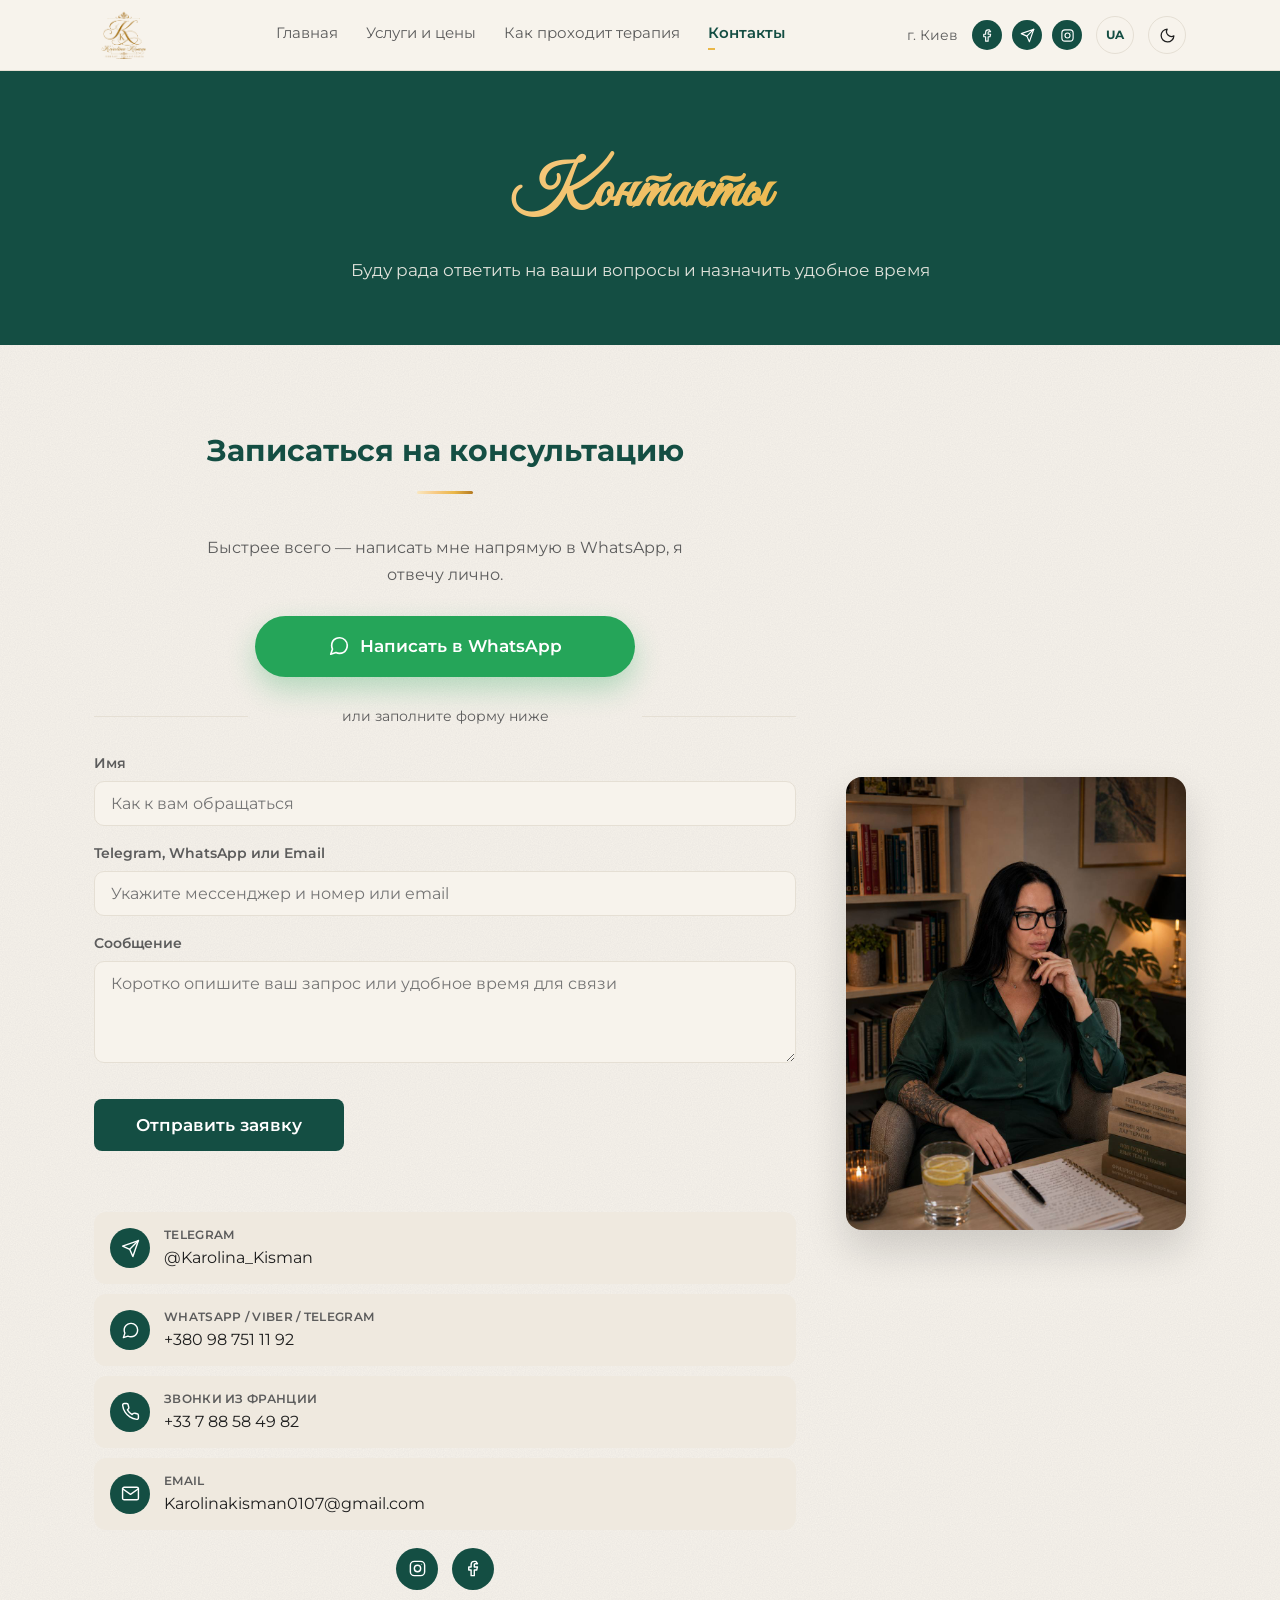
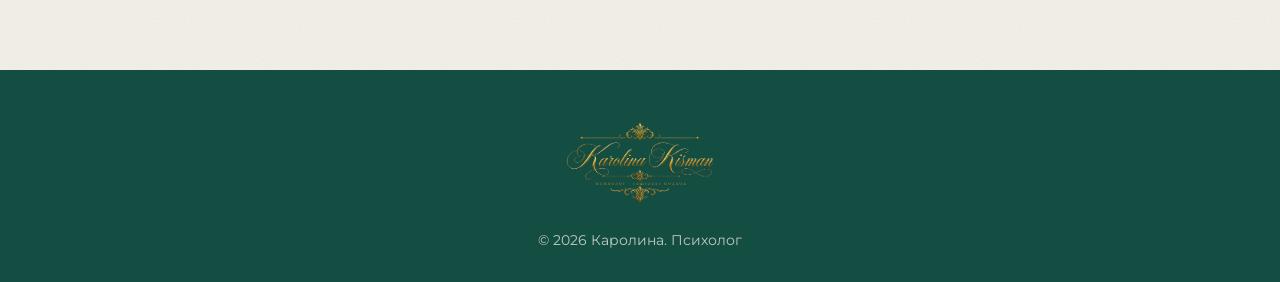
<file: contact.html>
<!DOCTYPE html>
<html lang="ru">
<head>
  <meta charset="UTF-8">
  <meta name="viewport" content="width=device-width, initial-scale=1.0">

  <title>Контакты - Каролина Кисман, психолог</title>

  <link rel="icon" type="image/png" href="images/favicon/favicon.png">

  <meta name="description" content="Записаться на консультацию к психологу Каролине Кисман: онлайн-форма записи, Telegram и email для связи.">

  <!-- Canonical -->
  <link rel="canonical" href="https://karolinakisman.com.ua/contact.html">

  <!-- Language versions -->
  <link rel="alternate" hreflang="ru" href="https://karolinakisman.com.ua/contact.html">
  <link rel="alternate" hreflang="uk" href="https://karolinakisman.com.ua/uk/contact.html">
  <link rel="alternate" hreflang="x-default" href="https://karolinakisman.com.ua/contact.html">

  <!-- Open Graph -->
  <meta property="og:type" content="website">
  <meta property="og:site_name" content="Karolina Kisman">
  <meta property="og:locale" content="ru_RU">
  <meta property="og:title" content="Контакты - Каролина Кисман, психолог">
  <meta property="og:description" content="Записаться на консультацию к психологу Каролине Кисман: онлайн-форма записи, Telegram и email для связи.">
  <meta property="og:url" content="https://karolinakisman.com.ua/contact.html">
  <meta property="og:image" content="https://karolinakisman.com.ua/images/og/og-image.jpg">
  <meta property="og:image:width" content="1200">
  <meta property="og:image:height" content="630">

  <!-- Twitter -->
  <meta name="twitter:card" content="summary_large_image">
  <meta name="twitter:title" content="Контакты - Каролина Кисман, психолог">
  <meta name="twitter:description" content="Записаться на консультацию к психологу Каролине Кисман: онлайн-форма записи, Telegram и email для связи.">
  <meta name="twitter:image" content="https://karolinakisman.com.ua/images/og/og-image.jpg">

  <!-- Styles -->
  <link rel="stylesheet" href="css/style.css?v=5">

  <!-- Fonts -->
  <link href="https://fonts.googleapis.com/css2?family=Cormorant+Garamond:wght@600;700&family=Great+Vibes&family=Montserrat:wght@400;500;600;700&display=swap" rel="stylesheet">
</head>
<body>

  <!-- ===================== ШАПКА ===================== -->
  <header class="header">
    <div class="container header-inner">
      <a href="index.html" class="logo">
        <img src="images/logo/logo-monogram.png" alt="Karolina Kisman" class="logo-img">
      </a>

      <nav class="nav">
        <a href="index.html">Главная</a>
        <a href="prices.html">Услуги и цены</a>
        <a href="process.html">Как проходит терапия</a>
        <a href="contact.html" class="active">Контакты</a>
      </nav>

      <div class="header-right">
        <span class="city">г. Киев</span>
        <div class="socials">
          <a href="https://www.facebook.com/share/19Vi9SaQKb/" title="Facebook" class="social-icon" target="_blank" rel="noopener"><svg width="20" height="20" viewBox="0 0 24 24" fill="none" stroke="currentColor" stroke-width="1.8" stroke-linecap="round" stroke-linejoin="round"><path d="M15 3h-2a4 4 0 0 0-4 4v3H6v4h3v7h4v-7h3l1-4h-4V7a1 1 0 0 1 1-1h3z"/></svg></a>
          <a href="https://t.me/Karolina_Kisman" title="Telegram" target="_blank" rel="noopener" class="social-icon"><svg width="20" height="20" viewBox="0 0 24 24" fill="none" stroke="currentColor" stroke-width="1.8" stroke-linecap="round" stroke-linejoin="round"><path d="M22 2 11 13"/><path d="M22 2 15 22 11 13 2 9Z"/></svg></a>
          <a href="https://www.instagram.com/karolina_kisman/" title="Instagram" class="social-icon" target="_blank" rel="noopener"><svg width="20" height="20" viewBox="0 0 24 24" fill="none" stroke="currentColor" stroke-width="1.8" stroke-linecap="round" stroke-linejoin="round"><rect x="3" y="3" width="18" height="18" rx="5"/><circle cx="12" cy="12" r="4"/><circle cx="17.3" cy="6.7" r="0.6" fill="currentColor" stroke="none"/></svg></a>
        </div>
        <a href="uk/contact.html" class="lang-switch" title="Перемкнути на українську">UA</a>
        <button class="theme-btn" id="theme-toggle" aria-label="Сменить тему"><svg width="20" height="20" viewBox="0 0 24 24" fill="none" stroke="currentColor" stroke-width="1.8" stroke-linecap="round" stroke-linejoin="round"><path d="M21 12.5A9 9 0 1 1 11.5 3a7 7 0 0 0 9.5 9.5Z"/></svg></button>
      </div>

      <button class="menu-btn" aria-label="Меню">
        <span></span><span></span><span></span>
      </button>
    </div>
  </header>

  <!-- ===================== БАННЕР СТРАНИЦЫ ===================== -->
  <section class="page-hero">
    <div class="container">
      <h1>Контакты</h1>
      <p>Буду рада ответить на ваши вопросы и назначить удобное время</p>
    </div>
  </section>

  <!-- ===================== ЗАПИСЬ ===================== -->
  <section class="section contact-section" id="contact">
    <div class="container">
      <div class="contact-with-photo">
        <div class="contact-main">
          <h2 class="section-title">Записаться на консультацию</h2>
          <p class="contact-text">Быстрее всего — написать мне напрямую в WhatsApp, я отвечу лично.</p>

          <a href="https://wa.me/380987511192?text=%D0%97%D0%B4%D1%80%D0%B0%D0%B2%D1%81%D1%82%D0%B2%D1%83%D0%B9%D1%82%D0%B5%21%20%D0%A5%D0%BE%D1%87%D1%83%20%D0%B7%D0%B0%D0%BF%D0%B8%D1%81%D0%B0%D1%82%D1%8C%D1%81%D1%8F%20%D0%BD%D0%B0%20%D0%BA%D0%BE%D0%BD%D1%81%D1%83%D0%BB%D1%8C%D1%82%D0%B0%D1%86%D0%B8%D1%8E." target="_blank" rel="noopener" class="whatsapp-cta">
            <svg viewBox="0 0 24 24" width="22" height="22" fill="none" stroke="currentColor" stroke-width="1.8" stroke-linecap="round" stroke-linejoin="round"><path d="M21 11.5a8.38 8.38 0 0 1-.9 3.8 8.5 8.5 0 0 1-7.6 4.7 8.38 8.38 0 0 1-3.8-.9L3 21l1.9-5.7a8.38 8.38 0 0 1-.9-3.8 8.5 8.5 0 0 1 4.7-7.6 8.38 8.38 0 0 1 3.8-.9h.5a8.48 8.48 0 0 1 8 8v.5z"/></svg>
            Написать в WhatsApp
          </a>

          <p class="contact-divider">или заполните форму ниже</p>

          <form class="feedback-form" id="feedback-form" action="https://formsubmit.co/Karolinakisman0107@gmail.com" method="POST">
            <input type="hidden" name="_subject" value="Новая заявка с сайта">
            <input type="hidden" name="_captcha" value="false">
            <input type="hidden" name="_template" value="table">
            <input type="text" name="_honey" style="display:none" tabindex="-1" autocomplete="off">

            <div class="form-row">
              <label for="fb-name">Имя</label>
              <input type="text" id="fb-name" name="Имя" placeholder="Как к вам обращаться" required>
            </div>

            <div class="form-row">
              <label for="fb-contact">Telegram, WhatsApp или Email</label>
              <input type="text" id="fb-contact" name="Контакт" placeholder="Укажите мессенджер и номер или email" required>
            </div>

            <div class="form-row">
              <label for="fb-message">Сообщение</label>
              <textarea id="fb-message" name="Сообщение" rows="4" placeholder="Коротко опишите ваш запрос или удобное время для связи"></textarea>
            </div>

            <button type="submit" class="btn btn-large">Отправить заявку</button>

            <p class="form-status" id="form-status"></p>
          </form>

          <div class="contact-info contact-icons-list">
            <a href="https://t.me/Karolina_Kisman" target="_blank" rel="noopener" class="contact-row">
              <span class="contact-row-icon"><svg width="20" height="20" viewBox="0 0 24 24" fill="none" stroke="currentColor" stroke-width="1.8" stroke-linecap="round" stroke-linejoin="round"><path d="M22 2L11 13"/><path d="M22 2l-7 20-4-9-9-4 20-7z"/></svg></span>
              <span class="contact-row-text"><strong>Telegram</strong><span>@Karolina_Kisman</span></span>
            </a>

            <a href="https://wa.me/380987511192" target="_blank" rel="noopener" class="contact-row">
              <span class="contact-row-icon"><svg width="20" height="20" viewBox="0 0 24 24" fill="none" stroke="currentColor" stroke-width="1.8" stroke-linecap="round" stroke-linejoin="round"><path d="M21 11.5a8.38 8.38 0 0 1-.9 3.8 8.5 8.5 0 0 1-7.6 4.7 8.38 8.38 0 0 1-3.8-.9L3 21l1.9-5.7a8.38 8.38 0 0 1-.9-3.8 8.5 8.5 0 0 1 4.7-7.6 8.38 8.38 0 0 1 3.8-.9h.5a8.48 8.48 0 0 1 8 8v.5z"/></svg></span>
              <span class="contact-row-text"><strong>WhatsApp / Viber / Telegram</strong><span>+380 98 751 11 92</span></span>
            </a>

            <a href="tel:+33788584982" class="contact-row">
              <span class="contact-row-icon"><svg width="20" height="20" viewBox="0 0 24 24" fill="none" stroke="currentColor" stroke-width="1.8" stroke-linecap="round" stroke-linejoin="round"><path d="M22 16.92v3a2 2 0 0 1-2.18 2 19.79 19.79 0 0 1-8.63-3.07 19.5 19.5 0 0 1-6-6 19.79 19.79 0 0 1-3.07-8.67A2 2 0 0 1 4.11 2h3a2 2 0 0 1 2 1.72c.127.96.361 1.903.7 2.81a2 2 0 0 1-.45 2.11L8.09 9.91a16 16 0 0 0 6 6l1.27-1.27a2 2 0 0 1 2.11-.45c.907.339 1.85.573 2.81.7A2 2 0 0 1 22 16.92z"/></svg></span>
              <span class="contact-row-text"><strong>Звонки из Франции</strong><span>+33 7 88 58 49 82</span></span>
            </a>

            <a href="mailto:Karolinakisman0107@gmail.com" class="contact-row">
              <span class="contact-row-icon"><svg width="20" height="20" viewBox="0 0 24 24" fill="none" stroke="currentColor" stroke-width="1.8" stroke-linecap="round" stroke-linejoin="round"><rect x="2" y="4" width="20" height="16" rx="2"/><path d="M22 6l-10 7L2 6"/></svg></span>
              <span class="contact-row-text"><strong>Email</strong><span>Karolinakisman0107@gmail.com</span></span>
            </a>

            <div class="contact-social-row">
              <a href="https://www.instagram.com/karolina_kisman/" target="_blank" rel="noopener" class="social-icon" title="Instagram"><svg width="20" height="20" viewBox="0 0 24 24" fill="none" stroke="currentColor" stroke-width="1.8" stroke-linecap="round" stroke-linejoin="round"><rect x="3" y="3" width="18" height="18" rx="5"/><circle cx="12" cy="12" r="4"/><circle cx="17.3" cy="6.7" r="0.6" fill="currentColor" stroke="none"/></svg></a>
              <a href="https://www.facebook.com/share/19Vi9SaQKb/" target="_blank" rel="noopener" class="social-icon" title="Facebook"><svg width="20" height="20" viewBox="0 0 24 24" fill="none" stroke="currentColor" stroke-width="1.8" stroke-linecap="round" stroke-linejoin="round"><path d="M15 3h-2a4 4 0 0 0-4 4v3H6v4h3v7h4v-7h3l1-4h-4V7a1 1 0 0 1 1-1h3z"/></svg></a>
            </div>
          </div>
        </div>

        <div class="contact-photo">
          <img src="images/photos/karolina-thoughtful.jpg" alt="Karolina Kisman">
        </div>
      </div>
    </div>
  </section>

  <!-- ===================== ПОДВАЛ ===================== -->
  <footer class="footer">
    <div class="container footer-inner">
      <img src="images/logo/logo-full.png" alt="Karolina Kisman" class="footer-logo">
      <p>© 2026 Каролина. Психолог</p>
    </div>
  </footer>

  
  <button id="back-to-top" class="back-to-top" aria-label="Наверх" title="Наверх"><svg viewBox="0 0 24 24" fill="none" stroke="currentColor" stroke-width="2" stroke-linecap="round" stroke-linejoin="round"><path d="M12 19V5M5 12l7-7 7 7"/></svg></button>
  <script src="js/main.js"></script>
</body>
</html>
</file>
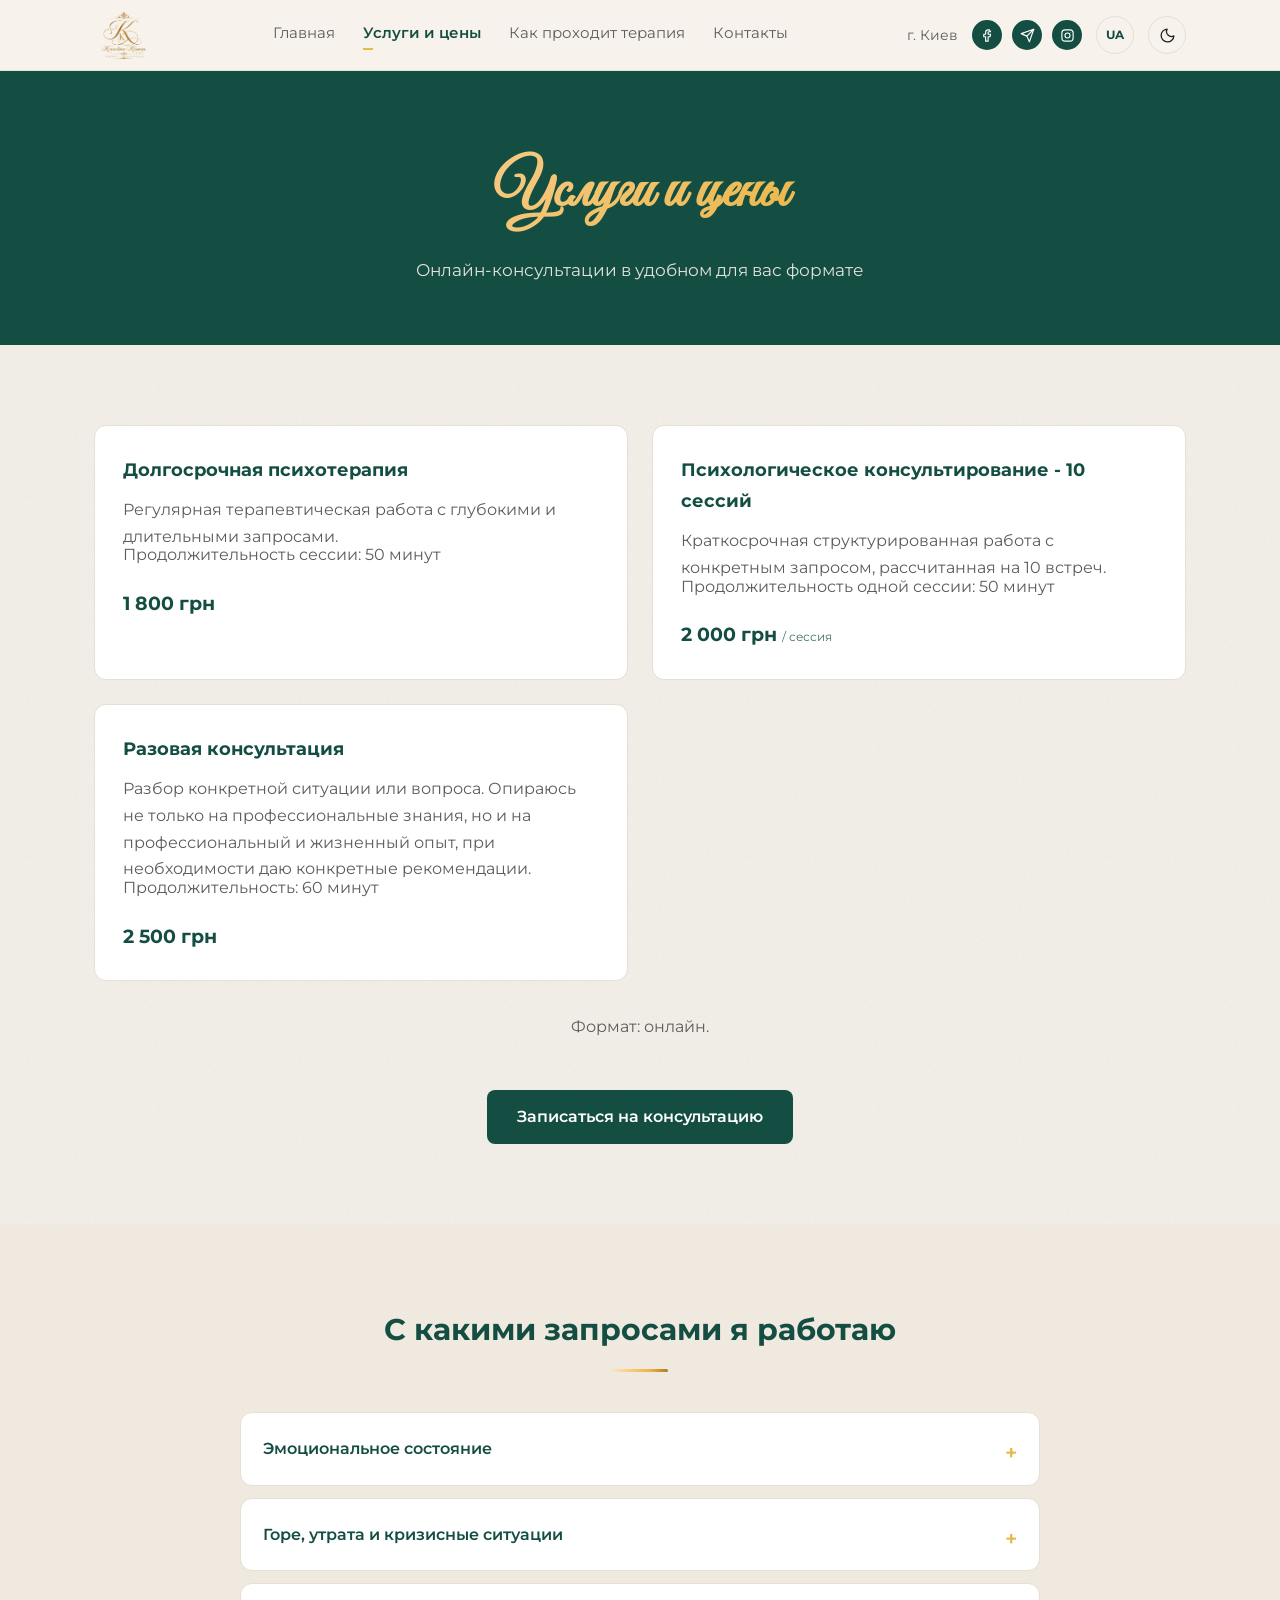
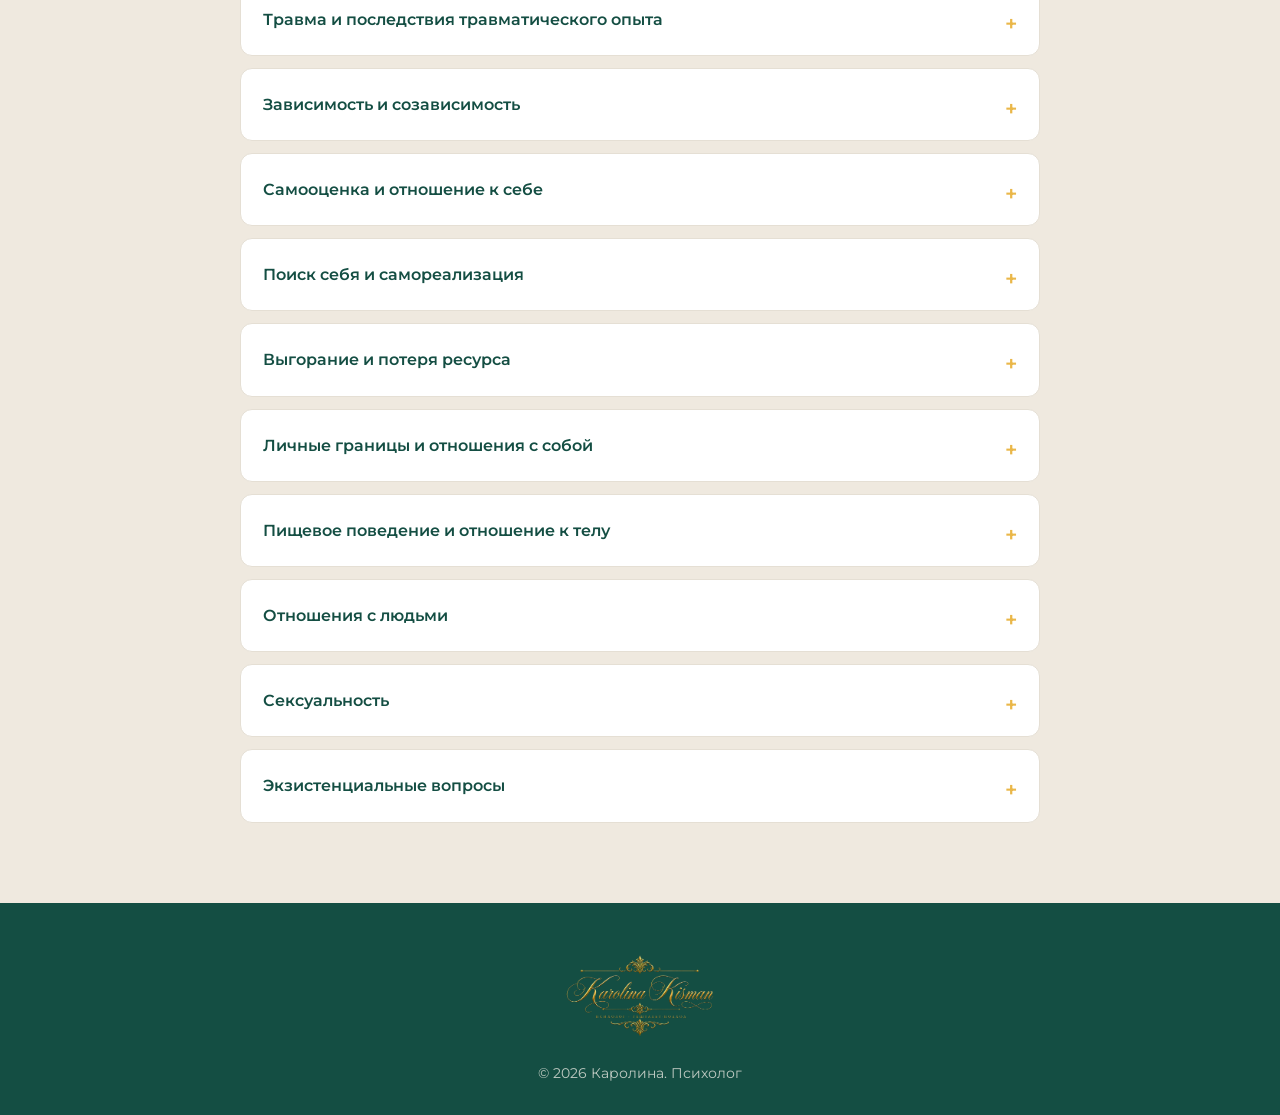
<file: prices.html>
<!DOCTYPE html>
<html lang="ru">
<head>
  <meta charset="UTF-8">
  <meta name="viewport" content="width=device-width, initial-scale=1.0">

  <title>Услуги и цены - Каролина Кисман, психолог</title>

  <link rel="icon" type="image/png" href="images/favicon/favicon.png">

  <meta name="description" content="Стоимость консультаций психолога Каролины Кисман: долгосрочная терапия, пакет из 10 сессий, разовая консультация. Онлайн, гештальт-подход.">

  <!-- Canonical -->
  <link rel="canonical" href="https://karolinakisman.com.ua/prices.html">

  <!-- Language versions -->
  <link rel="alternate" hreflang="ru" href="https://karolinakisman.com.ua/prices.html">
  <link rel="alternate" hreflang="uk" href="https://karolinakisman.com.ua/uk/prices.html">
  <link rel="alternate" hreflang="x-default" href="https://karolinakisman.com.ua/prices.html">

  <!-- Open Graph -->
  <meta property="og:type" content="website">
  <meta property="og:site_name" content="Karolina Kisman">
  <meta property="og:locale" content="ru_RU">
  <meta property="og:title" content="Услуги и цены - Каролина Кисман, психолог">
  <meta property="og:description" content="Стоимость консультаций психолога Каролины Кисман: долгосрочная терапия, пакет из 10 сессий, разовая консультация. Онлайн, гештальт-подход.">
  <meta property="og:url" content="https://karolinakisman.com.ua/prices.html">
  <meta property="og:image" content="https://karolinakisman.com.ua/images/og/og-image.jpg">
  <meta property="og:image:width" content="1200">
  <meta property="og:image:height" content="630">

  <!-- Twitter -->
  <meta name="twitter:card" content="summary_large_image">
  <meta name="twitter:title" content="Услуги и цены - Каролина Кисман, психолог">
  <meta name="twitter:description" content="Стоимость консультаций психолога Каролины Кисман: долгосрочная терапия, пакет из 10 сессий, разовая консультация. Онлайн, гештальт-подход.">
  <meta name="twitter:image" content="https://karolinakisman.com.ua/images/og/og-image.jpg">

  <!-- Styles -->
  <link rel="stylesheet" href="css/style.css?v=5">

  <!-- Fonts -->
  <link href="https://fonts.googleapis.com/css2?family=Cormorant+Garamond:wght@600;700&family=Great+Vibes&family=Montserrat:wght@400;500;600;700&display=swap" rel="stylesheet">
</head>
<body>

  <!-- ===================== ШАПКА ===================== -->
  <header class="header">
    <div class="container header-inner">
      <a href="index.html" class="logo">
        <img src="images/logo/logo-monogram.png" alt="Karolina Kisman" class="logo-img">
      </a>

      <nav class="nav">
        <a href="index.html">Главная</a>
        <a href="prices.html" class="active">Услуги и цены</a>
        <a href="process.html">Как проходит терапия</a>
        <a href="contact.html">Контакты</a>
      </nav>

      <div class="header-right">
        <span class="city">г. Киев</span>
        <div class="socials">
          <a href="https://www.facebook.com/share/19Vi9SaQKb/" title="Facebook" class="social-icon" target="_blank" rel="noopener"><svg viewBox="0 0 24 24" fill="none" stroke="currentColor" stroke-width="1.8" stroke-linecap="round" stroke-linejoin="round"><path d="M15 3h-2a4 4 0 0 0-4 4v3H6v4h3v7h4v-7h3l1-4h-4V7a1 1 0 0 1 1-1h3z"/></svg></a>
          <a href="https://t.me/Karolina_Kisman" title="Telegram" target="_blank" rel="noopener" class="social-icon"><svg viewBox="0 0 24 24" fill="none" stroke="currentColor" stroke-width="1.8" stroke-linecap="round" stroke-linejoin="round"><path d="M22 2 11 13"/><path d="M22 2 15 22 11 13 2 9Z"/></svg></a>
          <a href="https://www.instagram.com/karolina_kisman/" title="Instagram" class="social-icon" target="_blank" rel="noopener"><svg viewBox="0 0 24 24" fill="none" stroke="currentColor" stroke-width="1.8" stroke-linecap="round" stroke-linejoin="round"><rect x="3" y="3" width="18" height="18" rx="5"/><circle cx="12" cy="12" r="4"/><circle cx="17.3" cy="6.7" r="0.6" fill="currentColor" stroke="none"/></svg></a>
        </div>
        <a href="uk/prices.html" class="lang-switch" title="Перемкнути на українську">UA</a>
        <button class="theme-btn" id="theme-toggle" aria-label="Сменить тему"><svg viewBox="0 0 24 24" fill="none" stroke="currentColor" stroke-width="1.8" stroke-linecap="round" stroke-linejoin="round"><path d="M21 12.5A9 9 0 1 1 11.5 3a7 7 0 0 0 9.5 9.5Z"/></svg></button>
      </div>

      <button class="menu-btn" aria-label="Меню">
        <span></span><span></span><span></span>
      </button>
    </div>
  </header>

  <!-- ===================== БАННЕР СТРАНИЦЫ ===================== -->
  <section class="page-hero">
    <div class="container">
      <h1>Услуги и цены</h1>
      <p>Онлайн-консультации в удобном для вас формате</p>
    </div>
  </section>

  <!-- ===================== УСЛУГИ ===================== -->
  <section class="section" id="prices">
    <div class="container">
      <div class="cards-grid">
        <div class="card">
          <h4>Долгосрочная психотерапия</h4>
          <p>Регулярная терапевтическая работа с глубокими и длительными запросами.</p>
          <p class="card-meta">Продолжительность сессии: 50 минут</p>
          <div class="price">1 800 грн</div>
        </div>
        <div class="card">
          <h4>Психологическое консультирование - 10 сессий</h4>
          <p>Краткосрочная структурированная работа с конкретным запросом, рассчитанная на 10 встреч.</p>
          <p class="card-meta">Продолжительность одной сессии: 50 минут</p>
          <div class="price">2 000 грн <span>/ сессия</span></div>
        </div>
        <div class="card">
          <h4>Разовая консультация</h4>
          <p>Разбор конкретной ситуации или вопроса. Опираюсь не только на профессиональные знания, но и на профессиональный и жизненный опыт, при необходимости даю конкретные рекомендации.</p>
          <p class="card-meta">Продолжительность: 60 минут</p>
          <div class="price">2 500 грн</div>
        </div>
      </div>

      <p class="center-note">Формат: онлайн.</p>

      <div style="text-align:center; margin-top: 30px;">
        <a href="contact.html" class="btn">Записаться на консультацию</a>
      </div>
    </div>
  </section>

  <!-- ===================== С КАКИМИ ЗАПРОСАМИ Я РАБОТАЮ ===================== -->
  <section class="section section-alt" id="issues">
    <div class="container">
      <h2 class="section-title">С какими запросами я работаю</h2>

      <div class="accordion">
        <details class="accordion-item">
          <summary>Эмоциональное состояние</summary>
          <p>Тревога, постоянное внутреннее напряжение, страхи и фобии, панические состояния, подавленность, депрессивные состояния, эмоциональная нестабильность, апатия, ощущение пустоты, потеря интереса к жизни, раздражительность, агрессия, чувство вины, стыд, ощущение, что «я больше ничего не чувствую».</p>
        </details>

        <details class="accordion-item">
          <summary>Горе, утрата и кризисные ситуации</summary>
          <p>Смерть близкого человека, переживание утраты, чувство вины после утраты, невозможность отпустить прошлое, расставание и завершение значимых отношений, развод, потеря работы, финансовый кризис, переезд, иммиграция, сложности адаптации в новом окружении.</p>
        </details>

        <details class="accordion-item">
          <summary>Травма и последствия травматического опыта</summary>
          <p>Психологическая травма, травматический опыт в детстве, опыт насилия, эмоциональное насилие, физическое насилие, сексуальное насилие, последствия сексуального опыта, токсичные отношения, нарушение личных границ.</p>
        </details>

        <details class="accordion-item">
          <summary>Зависимость и созависимость</summary>
          <p>Зависимости, созависимость.</p>
        </details>

        <details class="accordion-item">
          <summary>Самооценка и отношение к себе</summary>
          <p>Низкая самооценка, неуверенность в себе, ненависть к себе, постоянная самокритика, чувство собственной недостаточности, синдром самозванца.</p>
        </details>

        <details class="accordion-item">
          <summary>Поиск себя и самореализация</summary>
          <p>Поиск себя, самореализация, потеря смысла жизни, поиск смысла жизни, экзистенциальный кризис, ощущение бессмысленности, страх прожить жизнь не так.</p>
        </details>

        <details class="accordion-item">
          <summary>Выгорание и потеря ресурса</summary>
          <p>Эмоциональное выгорание, хроническая усталость, потеря мотивации, постоянное напряжение, перфекционизм.</p>
        </details>

        <details class="accordion-item">
          <summary>Личные границы и отношения с собой</summary>
          <p>Невозможность сказать «нет», страх отказа, страх конфликта, чувство вины за свои желания, трудности просить о помощи, страх остаться одной.</p>
        </details>

        <details class="accordion-item">
          <summary>Пищевое поведение и отношение к телу</summary>
          <p>Эмоциональное переедание, расстройства пищевого поведения, стыд за тело, недовольство внешностью.</p>
        </details>

        <details class="accordion-item">
          <summary>Отношения с людьми</summary>
          <p>Отношения с родителями, отношения с детьми, отношения с друзьями, отношения с коллегами, одиночество.</p>
        </details>

        <details class="accordion-item">
          <summary>Сексуальность</summary>
          <p>Сексуальная самооценка, принятие собственной сексуальности, стыд, связанный с сексуальностью, сексуальные границы, вопросы сексуальной идентичности, последствия сексуального опыта.</p>
        </details>

        <details class="accordion-item">
          <summary>Экзистенциальные вопросы</summary>
          <p>Страх смерти, вопросы смысла жизни, ощущение бессмысленности, страх прожить жизнь не так.</p>
        </details>
      </div>
    </div>
  </section>

  <!-- ===================== ПОДВАЛ ===================== -->
  <footer class="footer">
    <div class="container footer-inner">
      <img src="images/logo/logo-full.png" alt="Karolina Kisman" class="footer-logo">
      <p>© 2026 Каролина. Психолог</p>
    </div>
  </footer>

  
  <div id="floating-cta" class="floating-cta"><a href="https://wa.me/380987511192?text=%D0%97%D0%B4%D1%80%D0%B0%D0%B2%D1%81%D1%82%D0%B2%D1%83%D0%B9%D1%82%D0%B5%21%20%D0%A5%D0%BE%D1%87%D1%83%20%D0%B7%D0%B0%D0%BF%D0%B8%D1%81%D0%B0%D1%82%D1%8C%D1%81%D1%8F%20%D0%BD%D0%B0%20%D0%BA%D0%BE%D0%BD%D1%81%D1%83%D0%BB%D1%8C%D1%82%D0%B0%D1%86%D0%B8%D1%8E." target="_blank" rel="noopener">Написать в WhatsApp <svg viewBox="0 0 24 24" width="18" height="18" fill="none" stroke="currentColor" stroke-width="2" stroke-linecap="round" stroke-linejoin="round"><path d="M5 12h14M13 6l6 6-6 6"/></svg></a></div>

  <button id="back-to-top" class="back-to-top" aria-label="Наверх" title="Наверх"><svg viewBox="0 0 24 24" fill="none" stroke="currentColor" stroke-width="2" stroke-linecap="round" stroke-linejoin="round"><path d="M12 19V5M5 12l7-7 7 7"/></svg></button>
  <script src="js/main.js"></script>
</body>
</html>
</file>
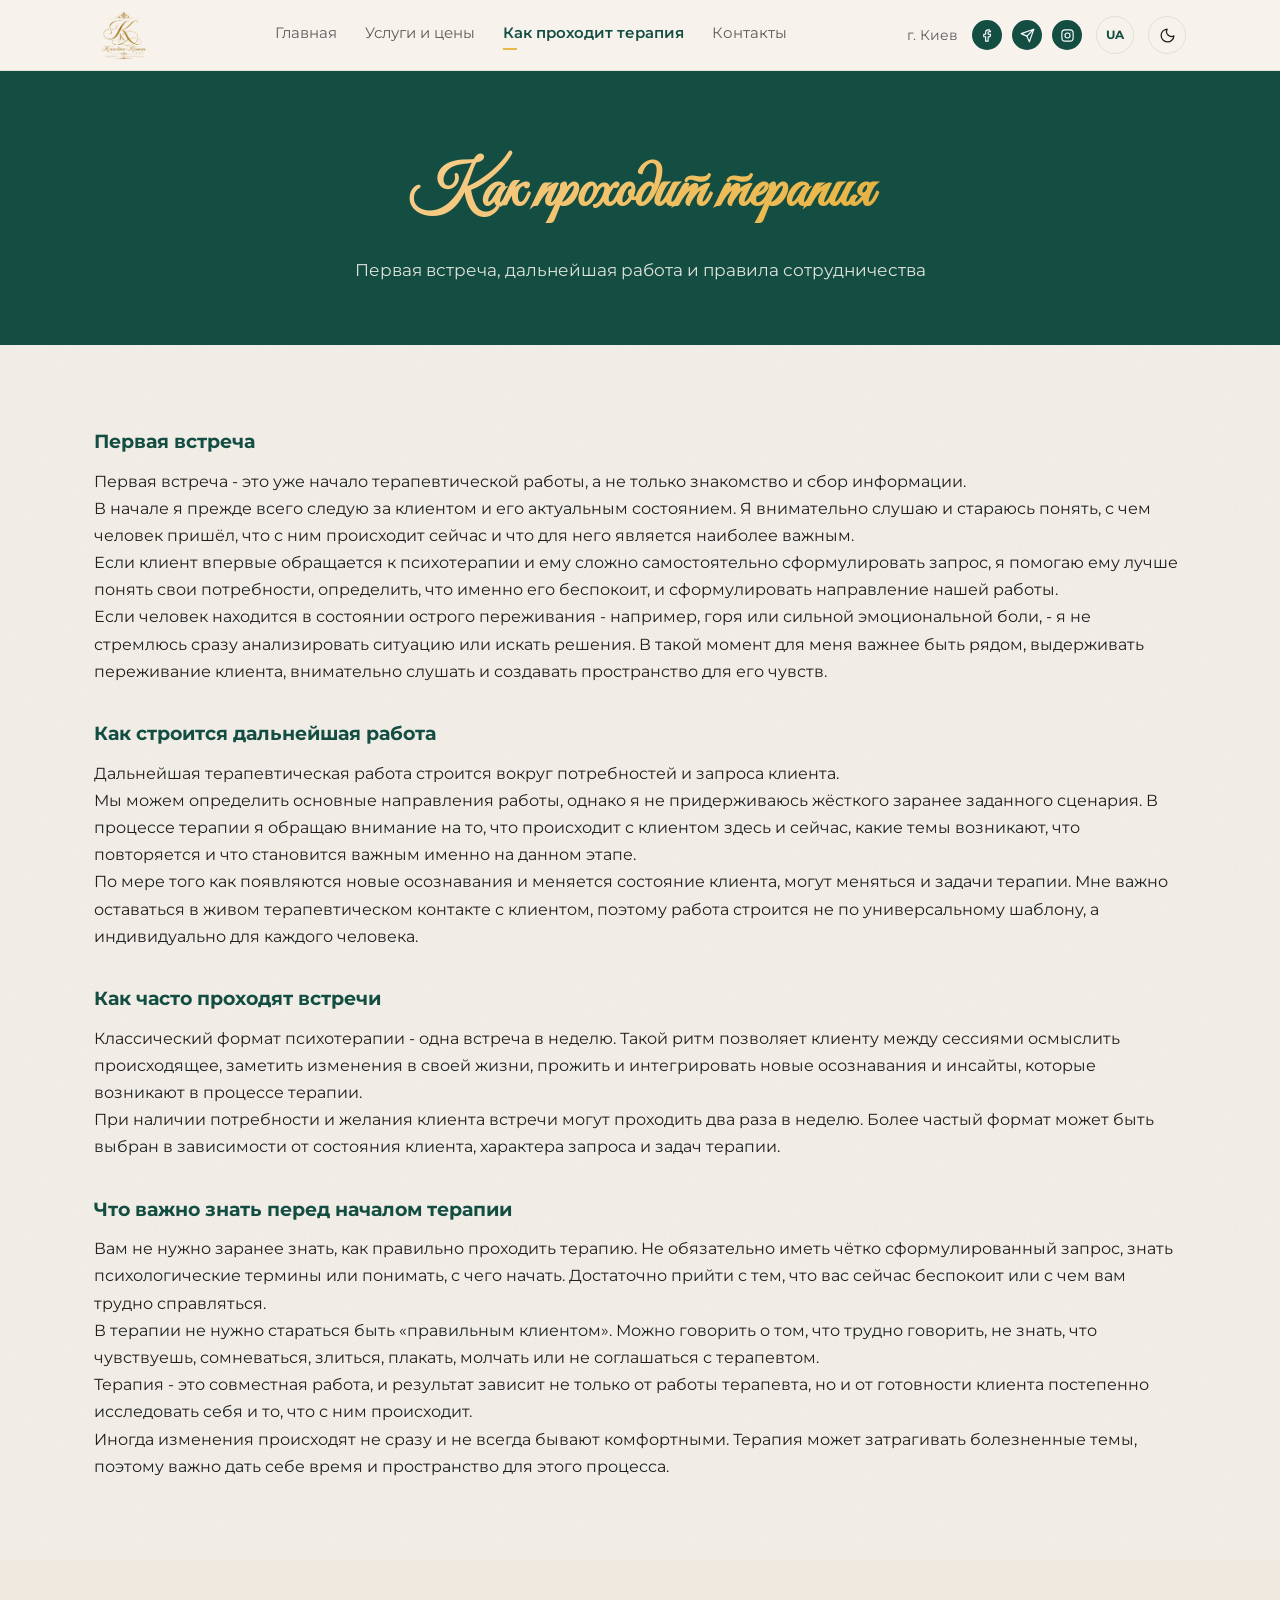
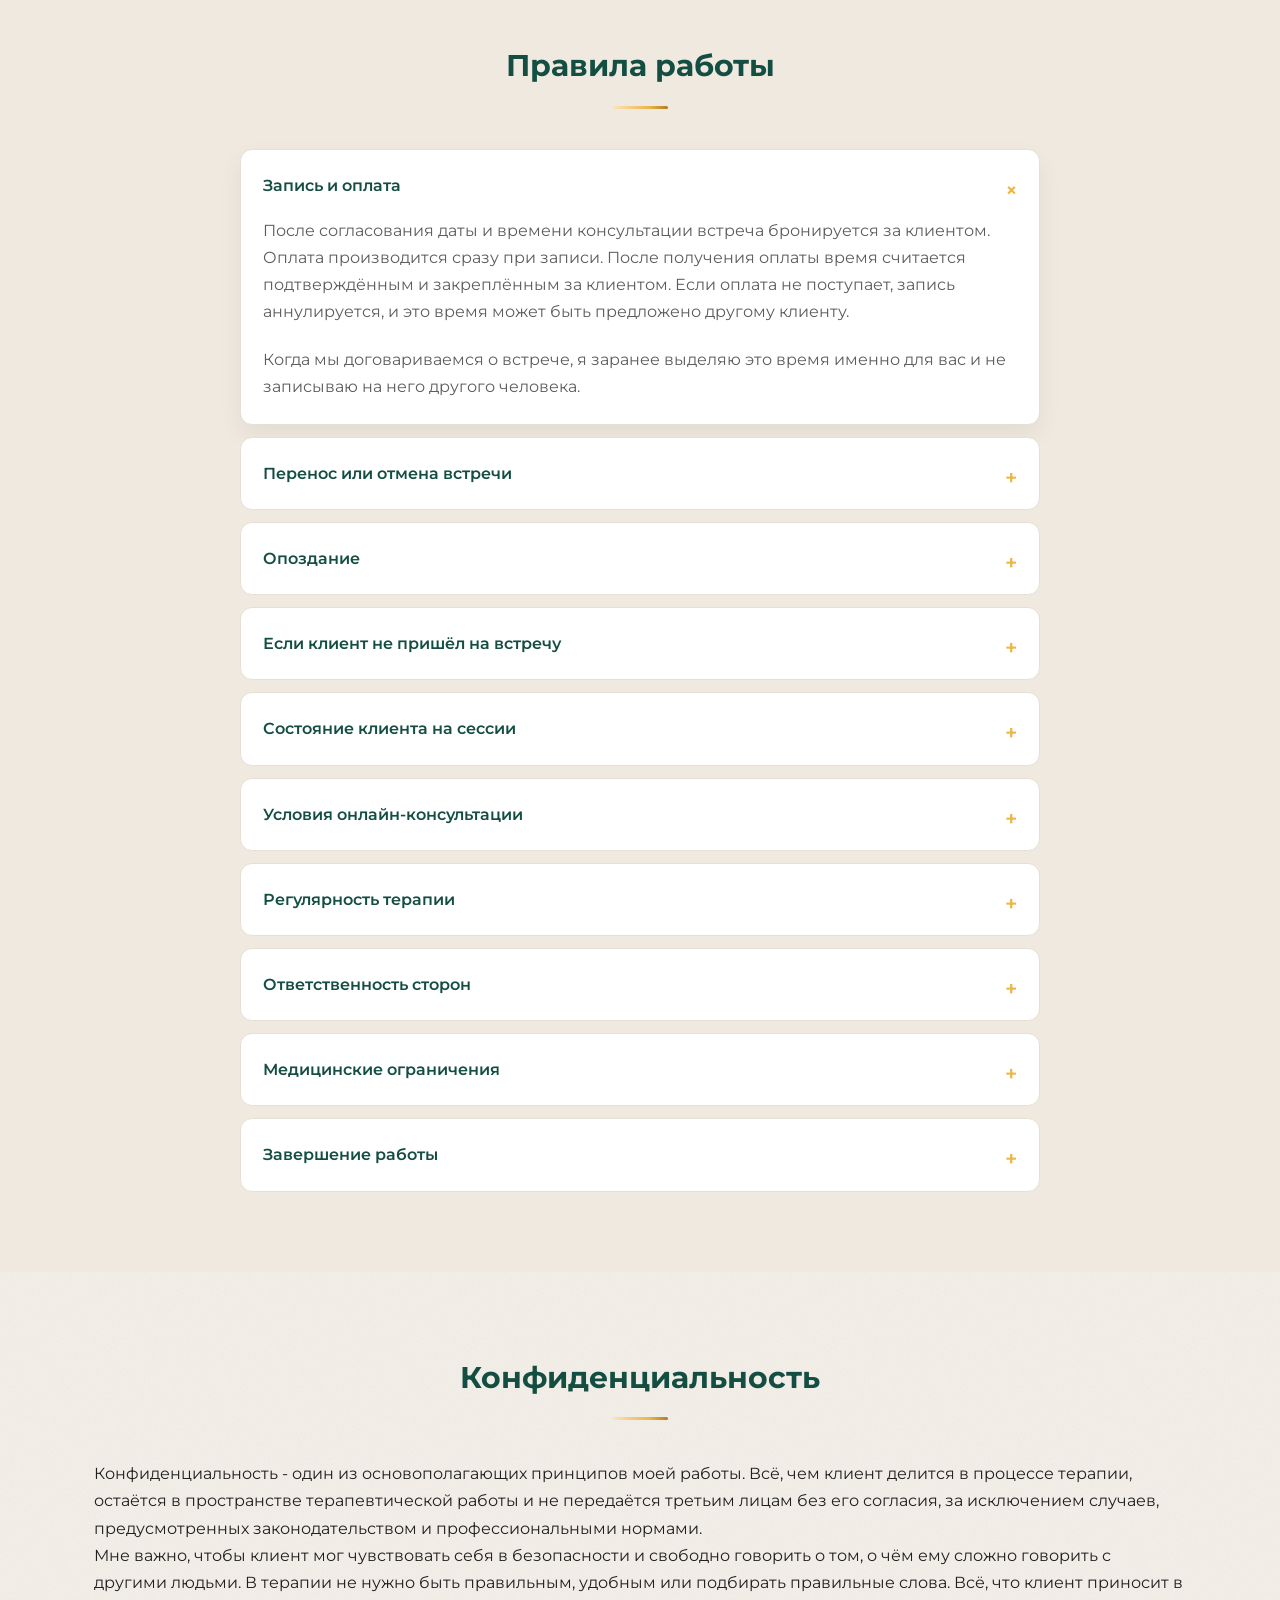
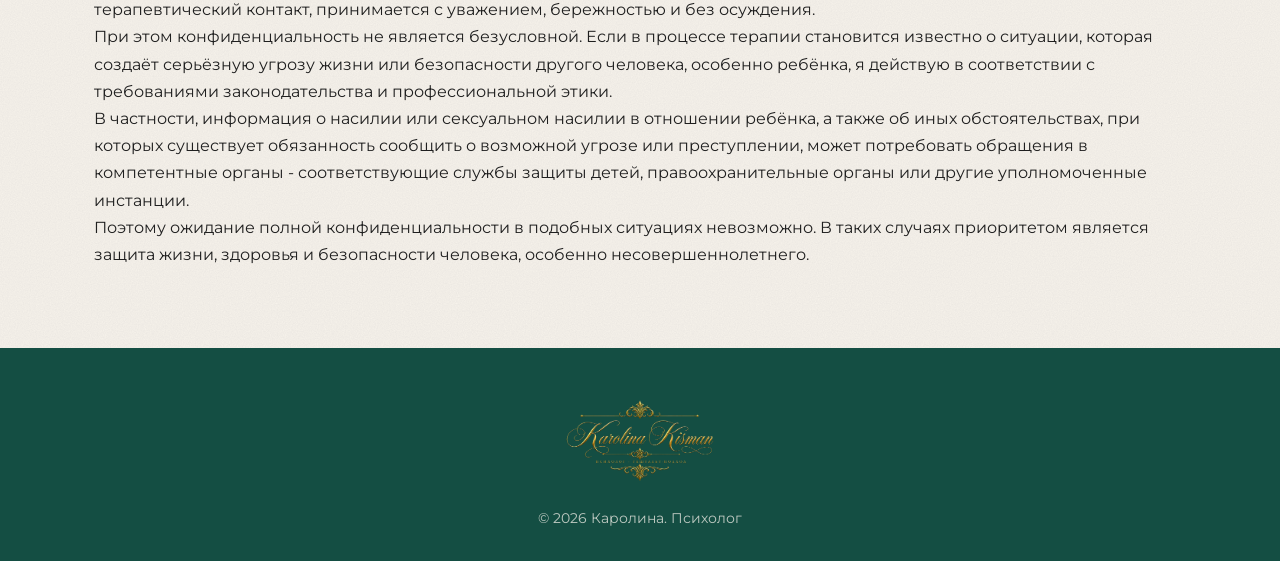
<file: process.html>
<!DOCTYPE html>
<html lang="ru">
<head>
  <meta charset="UTF-8">
  <meta name="viewport" content="width=device-width, initial-scale=1.0">

  <title>Как проходит терапия - Каролина Кисман</title>

  <link rel="icon" type="image/png" href="images/favicon/favicon.png">

  <meta name="description" content="Первая встреча, дальнейшая работа, правила сотрудничества и конфиденциальность в терапии с психологом Каролиной Кисман. Гештальт-подход, онлайн.">

  <!-- Canonical -->
  <link rel="canonical" href="https://karolinakisman.com.ua/process.html">

  <!-- Language versions -->
  <link rel="alternate" hreflang="ru" href="https://karolinakisman.com.ua/process.html">
  <link rel="alternate" hreflang="uk" href="https://karolinakisman.com.ua/uk/process.html">
  <link rel="alternate" hreflang="x-default" href="https://karolinakisman.com.ua/process.html">

  <!-- Open Graph -->
  <meta property="og:type" content="website">
  <meta property="og:site_name" content="Karolina Kisman">
  <meta property="og:locale" content="ru_RU">
  <meta property="og:title" content="Как проходит терапия - Каролина Кисман">
  <meta property="og:description" content="Первая встреча, дальнейшая работа, правила сотрудничества и конфиденциальность в терапии с психологом Каролиной Кисман. Гештальт-подход, онлайн.">
  <meta property="og:url" content="https://karolinakisman.com.ua/process.html">
  <meta property="og:image" content="https://karolinakisman.com.ua/images/og/og-image.jpg">
  <meta property="og:image:width" content="1200">
  <meta property="og:image:height" content="630">

  <!-- Twitter -->
  <meta name="twitter:card" content="summary_large_image">
  <meta name="twitter:title" content="Как проходит терапия - Каролина Кисман">
  <meta name="twitter:description" content="Первая встреча, дальнейшая работа, правила сотрудничества и конфиденциальность в терапии с психологом Каролиной Кисман. Гештальт-подход, онлайн.">
  <meta name="twitter:image" content="https://karolinakisman.com.ua/images/og/og-image.jpg">

  <!-- Styles -->
  <link rel="stylesheet" href="css/style.css?v=5">

  <!-- Fonts -->
  <link href="https://fonts.googleapis.com/css2?family=Cormorant+Garamond:wght@600;700&family=Great+Vibes&family=Montserrat:wght@400;500;600;700&display=swap" rel="stylesheet">
</head>
<body>

  <!-- ===================== ШАПКА ===================== -->
  <header class="header">
    <div class="container header-inner">
      <a href="index.html" class="logo">
        <img src="images/logo/logo-monogram.png" alt="Karolina Kisman" class="logo-img">
      </a>

      <nav class="nav">
        <a href="index.html">Главная</a>
        <a href="prices.html">Услуги и цены</a>
        <a href="process.html" class="active">Как проходит терапия</a>
        <a href="contact.html">Контакты</a>
      </nav>

      <div class="header-right">
        <span class="city">г. Киев</span>
        <div class="socials">
          <a href="https://www.facebook.com/share/19Vi9SaQKb/" title="Facebook" class="social-icon" target="_blank" rel="noopener"><svg viewBox="0 0 24 24" fill="none" stroke="currentColor" stroke-width="1.8" stroke-linecap="round" stroke-linejoin="round"><path d="M15 3h-2a4 4 0 0 0-4 4v3H6v4h3v7h4v-7h3l1-4h-4V7a1 1 0 0 1 1-1h3z"/></svg></a>
          <a href="https://t.me/Karolina_Kisman" title="Telegram" target="_blank" rel="noopener" class="social-icon"><svg viewBox="0 0 24 24" fill="none" stroke="currentColor" stroke-width="1.8" stroke-linecap="round" stroke-linejoin="round"><path d="M22 2 11 13"/><path d="M22 2 15 22 11 13 2 9Z"/></svg></a>
          <a href="https://www.instagram.com/karolina_kisman/" title="Instagram" class="social-icon" target="_blank" rel="noopener"><svg viewBox="0 0 24 24" fill="none" stroke="currentColor" stroke-width="1.8" stroke-linecap="round" stroke-linejoin="round"><rect x="3" y="3" width="18" height="18" rx="5"/><circle cx="12" cy="12" r="4"/><circle cx="17.3" cy="6.7" r="0.6" fill="currentColor" stroke="none"/></svg></a>
        </div>
        <a href="uk/process.html" class="lang-switch" title="Перемкнути на українську">UA</a>
        <button class="theme-btn" id="theme-toggle" aria-label="Сменить тему"><svg viewBox="0 0 24 24" fill="none" stroke="currentColor" stroke-width="1.8" stroke-linecap="round" stroke-linejoin="round"><path d="M21 12.5A9 9 0 1 1 11.5 3a7 7 0 0 0 9.5 9.5Z"/></svg></button>
      </div>

      <button class="menu-btn" aria-label="Меню">
        <span></span><span></span><span></span>
      </button>
    </div>
  </header>

  <!-- ===================== БАННЕР СТРАНИЦЫ ===================== -->
  <section class="page-hero">
    <div class="container">
      <h1>Как проходит терапия</h1>
      <p>Первая встреча, дальнейшая работа и правила сотрудничества</p>
    </div>
  </section>

  <!-- ===================== КАК ПРОХОДИТ ТЕРАПИЯ ===================== -->
  <section class="section" id="process">
    <div class="container">
      <div class="text-block">
        <h3>Первая встреча</h3>
        <p>Первая встреча - это уже начало терапевтической работы, а не только знакомство и сбор информации.</p>
        <p>В начале я прежде всего следую за клиентом и его актуальным состоянием. Я внимательно слушаю и стараюсь понять, с чем человек пришёл, что с ним происходит сейчас и что для него является наиболее важным.</p>
        <p>Если клиент впервые обращается к психотерапии и ему сложно самостоятельно сформулировать запрос, я помогаю ему лучше понять свои потребности, определить, что именно его беспокоит, и сформулировать направление нашей работы.</p>
        <p>Если человек находится в состоянии острого переживания - например, горя или сильной эмоциональной боли, - я не стремлюсь сразу анализировать ситуацию или искать решения. В такой момент для меня важнее быть рядом, выдерживать переживание клиента, внимательно слушать и создавать пространство для его чувств.</p>

        <h3>Как строится дальнейшая работа</h3>
        <p>Дальнейшая терапевтическая работа строится вокруг потребностей и запроса клиента.</p>
        <p>Мы можем определить основные направления работы, однако я не придерживаюсь жёсткого заранее заданного сценария. В процессе терапии я обращаю внимание на то, что происходит с клиентом здесь и сейчас, какие темы возникают, что повторяется и что становится важным именно на данном этапе.</p>
        <p>По мере того как появляются новые осознавания и меняется состояние клиента, могут меняться и задачи терапии. Мне важно оставаться в живом терапевтическом контакте с клиентом, поэтому работа строится не по универсальному шаблону, а индивидуально для каждого человека.</p>

        <h3>Как часто проходят встречи</h3>
        <p>Классический формат психотерапии - одна встреча в неделю. Такой ритм позволяет клиенту между сессиями осмыслить происходящее, заметить изменения в своей жизни, прожить и интегрировать новые осознавания и инсайты, которые возникают в процессе терапии.</p>
        <p>При наличии потребности и желания клиента встречи могут проходить два раза в неделю. Более частый формат может быть выбран в зависимости от состояния клиента, характера запроса и задач терапии.</p>

        <h3>Что важно знать перед началом терапии</h3>
        <p>Вам не нужно заранее знать, как правильно проходить терапию. Не обязательно иметь чётко сформулированный запрос, знать психологические термины или понимать, с чего начать. Достаточно прийти с тем, что вас сейчас беспокоит или с чем вам трудно справляться.</p>
        <p>В терапии не нужно стараться быть «правильным клиентом». Можно говорить о том, что трудно говорить, не знать, что чувствуешь, сомневаться, злиться, плакать, молчать или не соглашаться с терапевтом.</p>
        <p>Терапия - это совместная работа, и результат зависит не только от работы терапевта, но и от готовности клиента постепенно исследовать себя и то, что с ним происходит.</p>
        <p>Иногда изменения происходят не сразу и не всегда бывают комфортными. Терапия может затрагивать болезненные темы, поэтому важно дать себе время и пространство для этого процесса.</p>
      </div>
    </div>
  </section>

  <!-- ===================== ПРАВИЛА РАБОТЫ ===================== -->
  <section class="section section-alt" id="rules">
    <div class="container">
      <h2 class="section-title">Правила работы</h2>

      <div class="accordion">
        <details class="accordion-item" open>
          <summary>Запись и оплата</summary>
          <p>После согласования даты и времени консультации встреча бронируется за клиентом. Оплата производится сразу при записи. После получения оплаты время считается подтверждённым и закреплённым за клиентом. Если оплата не поступает, запись аннулируется, и это время может быть предложено другому клиенту.</p>
          <p>Когда мы договариваемся о встрече, я заранее выделяю это время именно для вас и не записываю на него другого человека.</p>
        </details>

        <details class="accordion-item">
          <summary>Перенос или отмена встречи</summary>
          <p>Я с пониманием отношусь к непредвиденным обстоятельствам. Перенести или отменить встречу можно, предупредив меня не менее чем за 24 часа до назначенного времени. В этом случае оплата сохраняется, и мы согласовываем новую дату и время.</p>
          <p>Если возникает действительно серьёзная непредвиденная ситуация, которая объективно не позволяет предупредить заранее, пожалуйста, свяжитесь со мной - такие ситуации я рассматриваю индивидуально.</p>
        </details>

        <details class="accordion-item">
          <summary>Опоздание</summary>
          <p>Если клиент опаздывает, время сессии продолжает отсчитываться от первоначально назначенного времени. Продлить встречу за счёт следующего клиента я не могу. Это связано с уважением к каждому человеку, который приходит на терапию и рассчитывает на своё заранее забронированное время.</p>
        </details>

        <details class="accordion-item">
          <summary>Если клиент не пришёл на встречу</summary>
          <p>Если клиент не пришёл на назначенную встречу и не предупредил заранее, оплата за эту сессию не переносится на следующую встречу. Время было заранее зарезервировано за клиентом, поэтому сессия считается состоявшейся.</p>
          <p>Если произошло чрезвычайное обстоятельство, которое объективно не позволило предупредить меня заранее, я всегда готова обсудить ситуацию индивидуально.</p>
        </details>

        <details class="accordion-item">
          <summary>Состояние клиента на сессии</summary>
          <p>На консультацию запрещено приходить в состоянии алкогольного, наркотического или иного изменённого сознания. Также не рекомендуется посещать сессию после бессонной ночи, ночной вечеринки или в состоянии, существенно препятствующем полноценному психологическому контакту. В подобных обстоятельствах я вправе прервать или отменить встречу.</p>
        </details>

        <details class="accordion-item">
          <summary>Условия онлайн-консультации</summary>
          <p>Для онлайн-сессии клиент обеспечивает приватное пространство, отсутствие посторонних лиц и стабильное интернет-соединение. Во время консультации прошу не курить, не употреблять алкоголь и не заниматься параллельно другими делами.</p>
          <p>Видеосвязь должна быть включена на протяжении всей консультации - это необходимо для сохранения качества терапевтического контакта. Работа без видео возможна только по индивидуальному согласованию заранее.</p>
        </details>

        <details class="accordion-item">
          <summary>Регулярность терапии</summary>
          <p>Регулярность является важной частью терапевтического процесса. В долгосрочной терапии мы заранее договариваемся о стабильном формате встреч. Обычно терапия проходит один раз в неделю, а при необходимости и по взаимной договорённости - два раза в неделю.</p>
          <p>Я с пониманием отношусь к финансовым, личным и другим обстоятельствам, которые могут влиять на регулярность посещения. Если ваша ситуация меняется, это можно открыто обсудить со мной, и мы вместе определим реалистичный формат работы.</p>
          <p>При этом хаотичные встречи - когда клиент обращается только тогда, когда появляется свободное время, желание или финансовая возможность, - не являются полноценным форматом длительной психотерапии. При отсутствии необходимой регулярности терапевтический процесс может прерываться, что влияет на его динамику и результат. Поэтому я не могу гарантировать результат терапии при отсутствии стабильного участия клиента в процессе.</p>
        </details>

        <details class="accordion-item">
          <summary>Ответственность сторон</summary>
          <p>Я отвечаю за профессиональную организацию процесса, соблюдение этических принципов и границ компетентности. Клиент самостоятельно принимает решения относительно своей жизни и несёт ответственность за свои действия и выбор.</p>
          <p>Я не принимаю решений за клиента и не гарантирую конкретный результат, поскольку эффективность работы зависит от множества факторов и от совместного участия обеих сторон.</p>
        </details>

        <details class="accordion-item">
          <summary>Медицинские ограничения</summary>
          <p>Психологическое сопровождение не является медицинской услугой и не заменяет диагностику или лечение у врача-психиатра, психотерапевта либо другого медицинского специалиста при наличии соответствующих показаний.</p>
        </details>

        <details class="accordion-item">
          <summary>Завершение работы</summary>
          <p>Клиент вправе прекратить сопровождение в любой момент. По возможности рекомендую обсудить решение о завершении на отдельной заключительной встрече, чтобы подвести итоги и завершить контакт экологично.</p>
        </details>
      </div>
    </div>
  </section>

  <!-- ===================== КОНФИДЕНЦИАЛЬНОСТЬ ===================== -->
  <section class="section">
    <div class="container">
      <h2 class="section-title">Конфиденциальность</h2>
      <div class="text-block">
        <p>Конфиденциальность - один из основополагающих принципов моей работы. Всё, чем клиент делится в процессе терапии, остаётся в пространстве терапевтической работы и не передаётся третьим лицам без его согласия, за исключением случаев, предусмотренных законодательством и профессиональными нормами.</p>
        <p>Мне важно, чтобы клиент мог чувствовать себя в безопасности и свободно говорить о том, о чём ему сложно говорить с другими людьми. В терапии не нужно быть правильным, удобным или подбирать правильные слова. Всё, что клиент приносит в терапевтический контакт, принимается с уважением, бережностью и без осуждения.</p>
        <p>При этом конфиденциальность не является безусловной. Если в процессе терапии становится известно о ситуации, которая создаёт серьёзную угрозу жизни или безопасности другого человека, особенно ребёнка, я действую в соответствии с требованиями законодательства и профессиональной этики.</p>
        <p>В частности, информация о насилии или сексуальном насилии в отношении ребёнка, а также об иных обстоятельствах, при которых существует обязанность сообщить о возможной угрозе или преступлении, может потребовать обращения в компетентные органы - соответствующие службы защиты детей, правоохранительные органы или другие уполномоченные инстанции.</p>
        <p>Поэтому ожидание полной конфиденциальности в подобных ситуациях невозможно. В таких случаях приоритетом является защита жизни, здоровья и безопасности человека, особенно несовершеннолетнего.</p>
      </div>
    </div>
  </section>

  <!-- ===================== ПОДВАЛ ===================== -->
  <footer class="footer">
    <div class="container footer-inner">
      <img src="images/logo/logo-full.png" alt="Karolina Kisman" class="footer-logo">
      <p>© 2026 Каролина. Психолог</p>
    </div>
  </footer>

  
  <div id="floating-cta" class="floating-cta"><a href="https://wa.me/380987511192?text=%D0%97%D0%B4%D1%80%D0%B0%D0%B2%D1%81%D1%82%D0%B2%D1%83%D0%B9%D1%82%D0%B5%21%20%D0%A5%D0%BE%D1%87%D1%83%20%D0%B7%D0%B0%D0%BF%D0%B8%D1%81%D0%B0%D1%82%D1%8C%D1%81%D1%8F%20%D0%BD%D0%B0%20%D0%BA%D0%BE%D0%BD%D1%81%D1%83%D0%BB%D1%8C%D1%82%D0%B0%D1%86%D0%B8%D1%8E." target="_blank" rel="noopener">Написать в WhatsApp <svg viewBox="0 0 24 24" width="18" height="18" fill="none" stroke="currentColor" stroke-width="2" stroke-linecap="round" stroke-linejoin="round"><path d="M5 12h14M13 6l6 6-6 6"/></svg></a></div>

  <button id="back-to-top" class="back-to-top" aria-label="Наверх" title="Наверх"><svg viewBox="0 0 24 24" fill="none" stroke="currentColor" stroke-width="2" stroke-linecap="round" stroke-linejoin="round"><path d="M12 19V5M5 12l7-7 7 7"/></svg></button>
  <script src="js/main.js"></script>
</body>
</html>
</file>
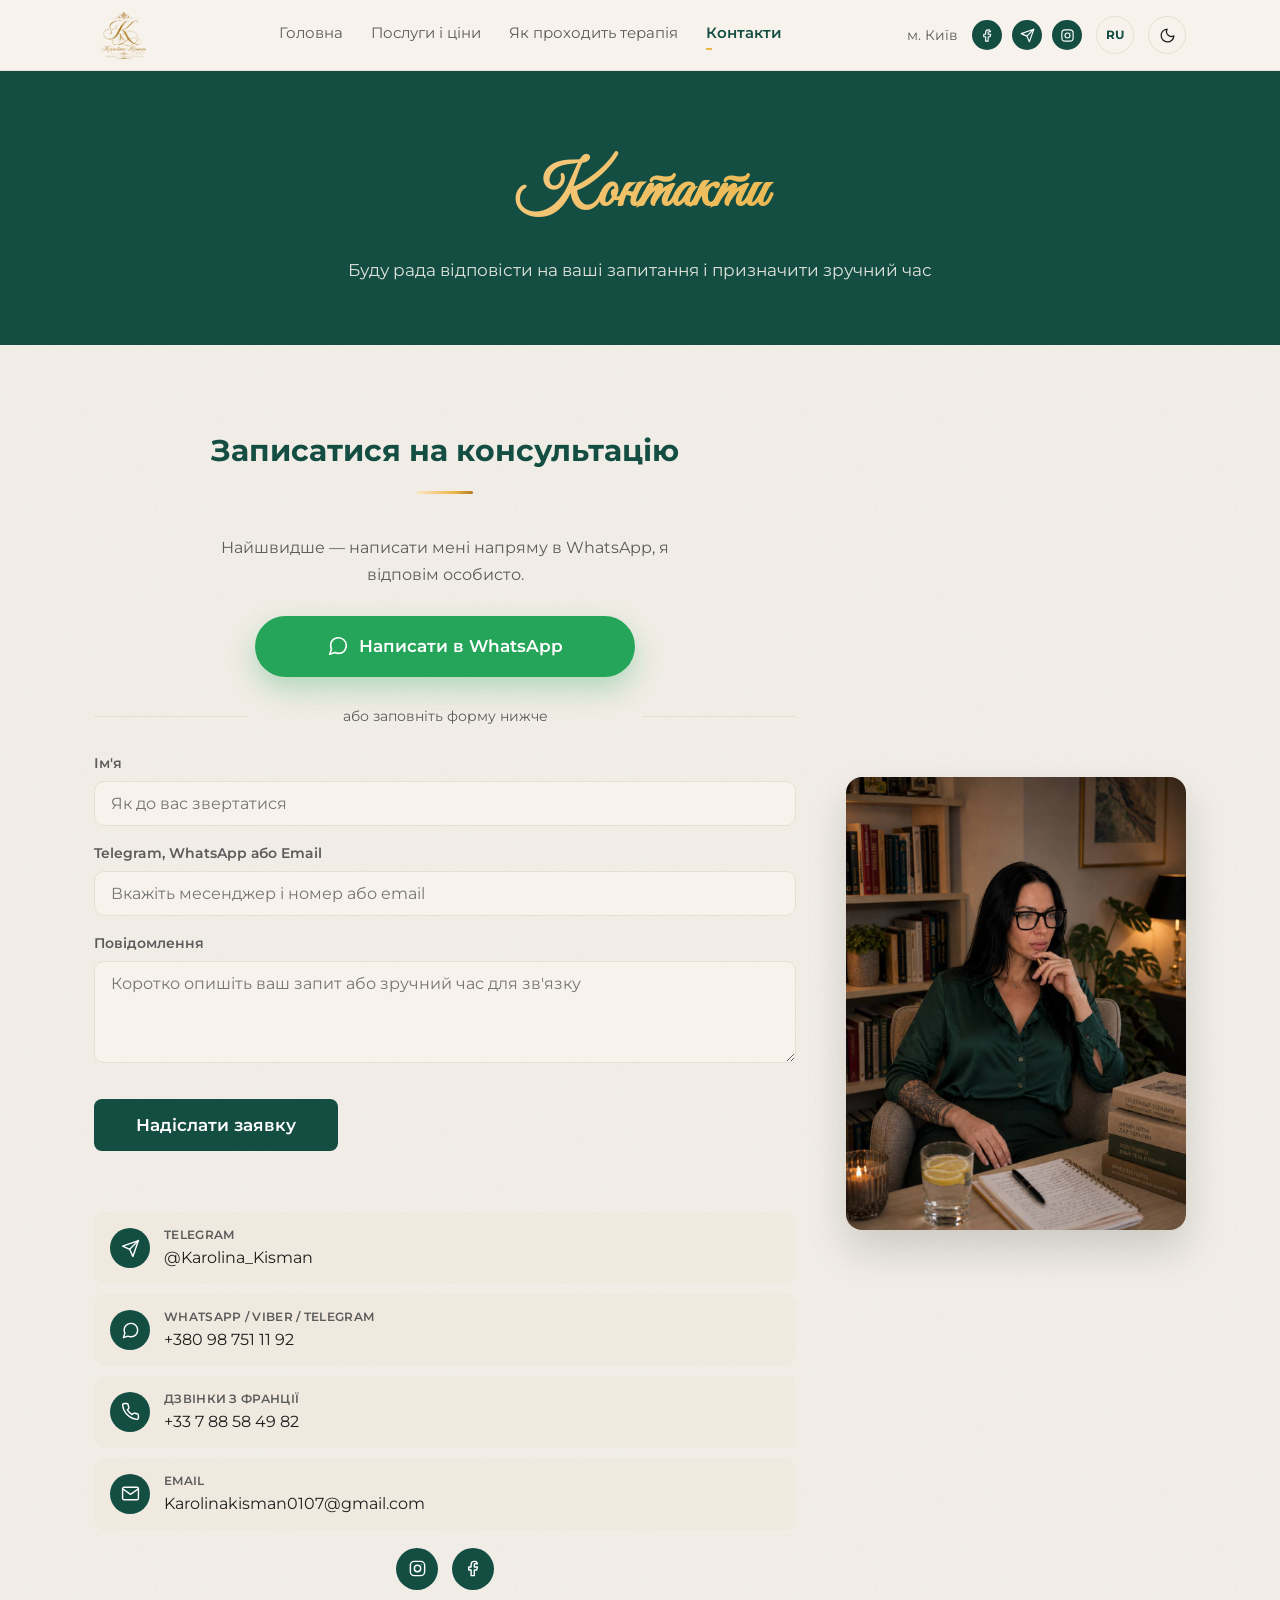
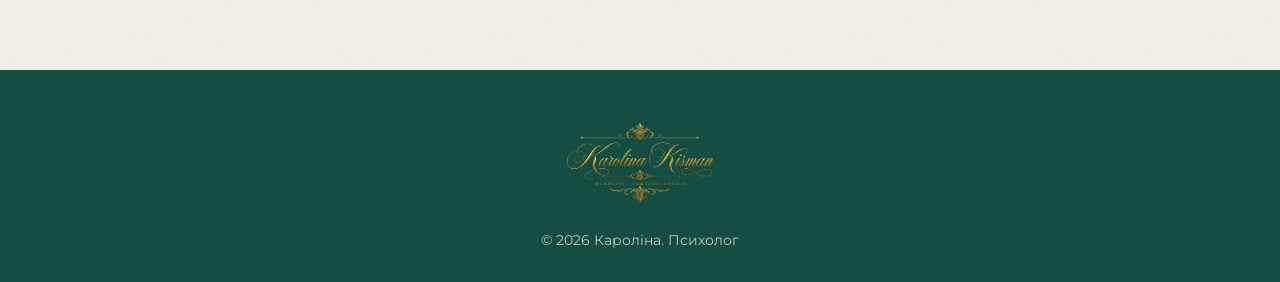
<file: uk/contact.html>
<!DOCTYPE html>
<html lang="uk">
<head>
  <meta charset="UTF-8">
  <meta name="viewport" content="width=device-width, initial-scale=1.0">

  <title>Контакти - Кароліна Кісман, психолог</title>

  <link rel="icon" type="image/png" href="../images/favicon/favicon.png">

  <meta name="description" content="Записатися на консультацію до психолога Кароліни Кісман: онлайн-форма запису, Telegram та email для зв'язку.">

  <!-- Canonical -->
  <link rel="canonical" href="https://karolinakisman.com.ua/uk/contact.html">

  <!-- Language versions -->
  <link rel="alternate" hreflang="uk" href="https://karolinakisman.com.ua/uk/contact.html">
  <link rel="alternate" hreflang="ru" href="https://karolinakisman.com.ua/contact.html">
  <link rel="alternate" hreflang="x-default" href="https://karolinakisman.com.ua/contact.html">

  <!-- Open Graph -->
  <meta property="og:type" content="website">
  <meta property="og:site_name" content="Karolina Kisman">
  <meta property="og:locale" content="uk_UA">
  <meta property="og:title" content="Контакти - Кароліна Кісман, психолог">
  <meta property="og:description" content="Записатися на консультацію до психолога Кароліни Кісман: онлайн-форма запису, Telegram та email для зв'язку.">
  <meta property="og:url" content="https://karolinakisman.com.ua/uk/contact.html">
  <meta property="og:image" content="https://karolinakisman.com.ua/images/og/og-image.jpg">
  <meta property="og:image:width" content="1200">
  <meta property="og:image:height" content="630">

  <!-- Twitter -->
  <meta name="twitter:card" content="summary_large_image">
  <meta name="twitter:title" content="Контакти - Кароліна Кісман, психолог">
  <meta name="twitter:description" content="Записатися на консультацію до психолога Кароліни Кісман: онлайн-форма запису, Telegram та email для зв'язку.">
  <meta name="twitter:image" content="https://karolinakisman.com.ua/images/og/og-image.jpg">

  <!-- Styles -->
  <link rel="stylesheet" href="../css/style.css?v=5">

  <!-- Fonts -->
  <link href="https://fonts.googleapis.com/css2?family=Cormorant+Garamond:wght@600;700&family=Great+Vibes&family=Montserrat:wght@400;500;600;700&display=swap" rel="stylesheet">
</head>
<body>

  <!-- ===================== ШАПКА ===================== -->
  <header class="header">
    <div class="container header-inner">
      <a href="index.html" class="logo">
        <img src="../images/logo/logo-monogram.png" alt="Karolina Kisman" class="logo-img">
      </a>

      <nav class="nav">
        <a href="index.html">Головна</a>
        <a href="prices.html">Послуги і ціни</a>
        <a href="process.html">Як проходить терапія</a>
        <a href="contact.html" class="active">Контакти</a>
      </nav>

      <div class="header-right">
        <span class="city">м. Київ</span>
        <div class="socials">
          <a href="https://www.facebook.com/share/19Vi9SaQKb/" title="Facebook" class="social-icon" target="_blank" rel="noopener"><svg width="20" height="20" viewBox="0 0 24 24" fill="none" stroke="currentColor" stroke-width="1.8" stroke-linecap="round" stroke-linejoin="round"><path d="M15 3h-2a4 4 0 0 0-4 4v3H6v4h3v7h4v-7h3l1-4h-4V7a1 1 0 0 1 1-1h3z"/></svg></a>
          <a href="https://t.me/Karolina_Kisman" title="Telegram" target="_blank" rel="noopener" class="social-icon"><svg width="20" height="20" viewBox="0 0 24 24" fill="none" stroke="currentColor" stroke-width="1.8" stroke-linecap="round" stroke-linejoin="round"><path d="M22 2 11 13"/><path d="M22 2 15 22 11 13 2 9Z"/></svg></a>
          <a href="https://www.instagram.com/karolina_kisman/" title="Instagram" class="social-icon" target="_blank" rel="noopener"><svg width="20" height="20" viewBox="0 0 24 24" fill="none" stroke="currentColor" stroke-width="1.8" stroke-linecap="round" stroke-linejoin="round"><rect x="3" y="3" width="18" height="18" rx="5"/><circle cx="12" cy="12" r="4"/><circle cx="17.3" cy="6.7" r="0.6" fill="currentColor" stroke="none"/></svg></a>
        </div>
        <a href="../contact.html" class="lang-switch" title="Переключить на русский">RU</a>
        <button class="theme-btn" id="theme-toggle" aria-label="Змінити тему"><svg width="20" height="20" viewBox="0 0 24 24" fill="none" stroke="currentColor" stroke-width="1.8" stroke-linecap="round" stroke-linejoin="round"><path d="M21 12.5A9 9 0 1 1 11.5 3a7 7 0 0 0 9.5 9.5Z"/></svg></button>
      </div>

      <button class="menu-btn" aria-label="Меню">
        <span></span><span></span><span></span>
      </button>
    </div>
  </header>

  <!-- ===================== БАНЕР СТОРІНКИ ===================== -->
  <section class="page-hero">
    <div class="container">
      <h1>Контакти</h1>
      <p>Буду рада відповісти на ваші запитання і призначити зручний час</p>
    </div>
  </section>

  <!-- ===================== ЗАПИС ===================== -->
  <section class="section contact-section" id="contact">
    <div class="container">
      <div class="contact-with-photo">
        <div class="contact-main">
          <h2 class="section-title">Записатися на консультацію</h2>
          <p class="contact-text">Найшвидше — написати мені напряму в WhatsApp, я відповім особисто.</p>

          <a href="https://wa.me/380987511192?text=%D0%94%D0%BE%D0%B1%D1%80%D0%BE%D0%B3%D0%BE%20%D0%B4%D0%BD%D1%8F%21%20%D0%A5%D0%BE%D1%87%D1%83%20%D0%B7%D0%B0%D0%BF%D0%B8%D1%81%D0%B0%D1%82%D0%B8%D1%81%D1%8F%20%D0%BD%D0%B0%20%D0%BA%D0%BE%D0%BD%D1%81%D1%83%D0%BB%D1%8C%D1%82%D0%B0%D1%86%D1%96%D1%8E." target="_blank" rel="noopener" class="whatsapp-cta">
            <svg viewBox="0 0 24 24" width="22" height="22" fill="none" stroke="currentColor" stroke-width="1.8" stroke-linecap="round" stroke-linejoin="round"><path d="M21 11.5a8.38 8.38 0 0 1-.9 3.8 8.5 8.5 0 0 1-7.6 4.7 8.38 8.38 0 0 1-3.8-.9L3 21l1.9-5.7a8.38 8.38 0 0 1-.9-3.8 8.5 8.5 0 0 1 4.7-7.6 8.38 8.38 0 0 1 3.8-.9h.5a8.48 8.48 0 0 1 8 8v.5z"/></svg>
            Написати в WhatsApp
          </a>

          <p class="contact-divider">або заповніть форму нижче</p>

          <form class="feedback-form" id="feedback-form" action="https://formsubmit.co/Karolinakisman0107@gmail.com" method="POST">
            <input type="hidden" name="_subject" value="Нова заявка з сайту">
            <input type="hidden" name="_captcha" value="false">
            <input type="hidden" name="_template" value="table">
            <input type="text" name="_honey" style="display:none" tabindex="-1" autocomplete="off">

            <div class="form-row">
              <label for="fb-name">Ім'я</label>
              <input type="text" id="fb-name" name="Ім'я" placeholder="Як до вас звертатися" required>
            </div>

            <div class="form-row">
              <label for="fb-contact">Telegram, WhatsApp або Email</label>
              <input type="text" id="fb-contact" name="Контакт" placeholder="Вкажіть месенджер і номер або email" required>
            </div>

            <div class="form-row">
              <label for="fb-message">Повідомлення</label>
              <textarea id="fb-message" name="Повідомлення" rows="4" placeholder="Коротко опишіть ваш запит або зручний час для зв'язку"></textarea>
            </div>

            <button type="submit" class="btn btn-large">Надіслати заявку</button>

            <p class="form-status" id="form-status"></p>
          </form>

          <div class="contact-info contact-icons-list">
            <a href="https://t.me/Karolina_Kisman" target="_blank" rel="noopener" class="contact-row">
              <span class="contact-row-icon"><svg width="20" height="20" viewBox="0 0 24 24" fill="none" stroke="currentColor" stroke-width="1.8" stroke-linecap="round" stroke-linejoin="round"><path d="M22 2L11 13"/><path d="M22 2l-7 20-4-9-9-4 20-7z"/></svg></span>
              <span class="contact-row-text"><strong>Telegram</strong><span>@Karolina_Kisman</span></span>
            </a>

            <a href="https://wa.me/380987511192" target="_blank" rel="noopener" class="contact-row">
              <span class="contact-row-icon"><svg width="20" height="20" viewBox="0 0 24 24" fill="none" stroke="currentColor" stroke-width="1.8" stroke-linecap="round" stroke-linejoin="round"><path d="M21 11.5a8.38 8.38 0 0 1-.9 3.8 8.5 8.5 0 0 1-7.6 4.7 8.38 8.38 0 0 1-3.8-.9L3 21l1.9-5.7a8.38 8.38 0 0 1-.9-3.8 8.5 8.5 0 0 1 4.7-7.6 8.38 8.38 0 0 1 3.8-.9h.5a8.48 8.48 0 0 1 8 8v.5z"/></svg></span>
              <span class="contact-row-text"><strong>WhatsApp / Viber / Telegram</strong><span>+380 98 751 11 92</span></span>
            </a>

            <a href="tel:+33788584982" class="contact-row">
              <span class="contact-row-icon"><svg width="20" height="20" viewBox="0 0 24 24" fill="none" stroke="currentColor" stroke-width="1.8" stroke-linecap="round" stroke-linejoin="round"><path d="M22 16.92v3a2 2 0 0 1-2.18 2 19.79 19.79 0 0 1-8.63-3.07 19.5 19.5 0 0 1-6-6 19.79 19.79 0 0 1-3.07-8.67A2 2 0 0 1 4.11 2h3a2 2 0 0 1 2 1.72c.127.96.361 1.903.7 2.81a2 2 0 0 1-.45 2.11L8.09 9.91a16 16 0 0 0 6 6l1.27-1.27a2 2 0 0 1 2.11-.45c.907.339 1.85.573 2.81.7A2 2 0 0 1 22 16.92z"/></svg></span>
              <span class="contact-row-text"><strong>Дзвінки з Франції</strong><span>+33 7 88 58 49 82</span></span>
            </a>

            <a href="mailto:Karolinakisman0107@gmail.com" class="contact-row">
              <span class="contact-row-icon"><svg width="20" height="20" viewBox="0 0 24 24" fill="none" stroke="currentColor" stroke-width="1.8" stroke-linecap="round" stroke-linejoin="round"><rect x="2" y="4" width="20" height="16" rx="2"/><path d="M22 6l-10 7L2 6"/></svg></span>
              <span class="contact-row-text"><strong>Email</strong><span>Karolinakisman0107@gmail.com</span></span>
            </a>

            <div class="contact-social-row">
              <a href="https://www.instagram.com/karolina_kisman/" target="_blank" rel="noopener" class="social-icon" title="Instagram"><svg width="20" height="20" viewBox="0 0 24 24" fill="none" stroke="currentColor" stroke-width="1.8" stroke-linecap="round" stroke-linejoin="round"><rect x="3" y="3" width="18" height="18" rx="5"/><circle cx="12" cy="12" r="4"/><circle cx="17.3" cy="6.7" r="0.6" fill="currentColor" stroke="none"/></svg></a>
              <a href="https://www.facebook.com/share/19Vi9SaQKb/" target="_blank" rel="noopener" class="social-icon" title="Facebook"><svg width="20" height="20" viewBox="0 0 24 24" fill="none" stroke="currentColor" stroke-width="1.8" stroke-linecap="round" stroke-linejoin="round"><path d="M15 3h-2a4 4 0 0 0-4 4v3H6v4h3v7h4v-7h3l1-4h-4V7a1 1 0 0 1 1-1h3z"/></svg></a>
            </div>
          </div>
        </div>

        <div class="contact-photo">
          <img src="../images/photos/karolina-thoughtful.jpg" alt="Karolina Kisman">
        </div>
      </div>
    </div>
  </section>

  <!-- ===================== ПІДВАЛ ===================== -->
  <footer class="footer">
    <div class="container footer-inner">
      <img src="../images/logo/logo-full.png" alt="Karolina Kisman" class="footer-logo">
      <p>© 2026 Кароліна. Психолог</p>
    </div>
  </footer>

  
  <button id="back-to-top" class="back-to-top" aria-label="Вгору" title="Вгору"><svg viewBox="0 0 24 24" fill="none" stroke="currentColor" stroke-width="2" stroke-linecap="round" stroke-linejoin="round"><path d="M12 19V5M5 12l7-7 7 7"/></svg></button>
  <script src="../js/main.js"></script>
</body>
</html>
</file>
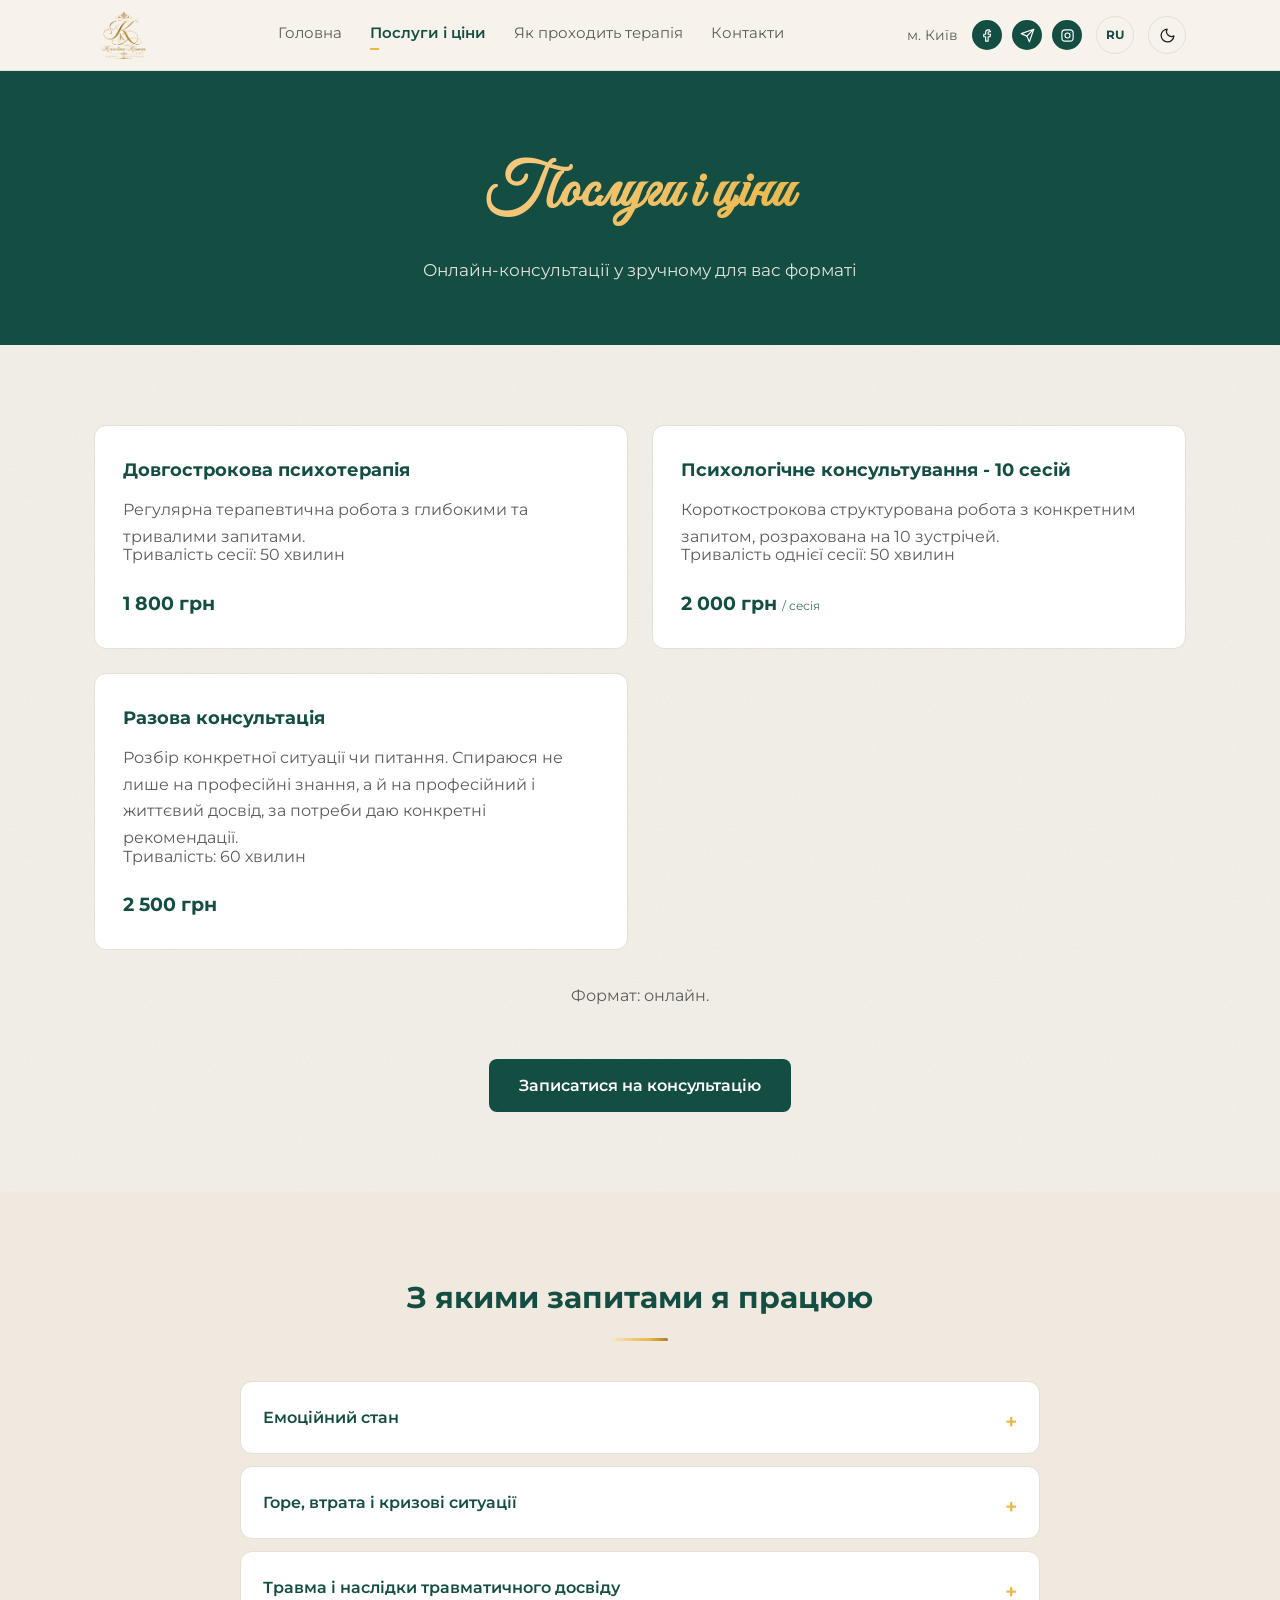
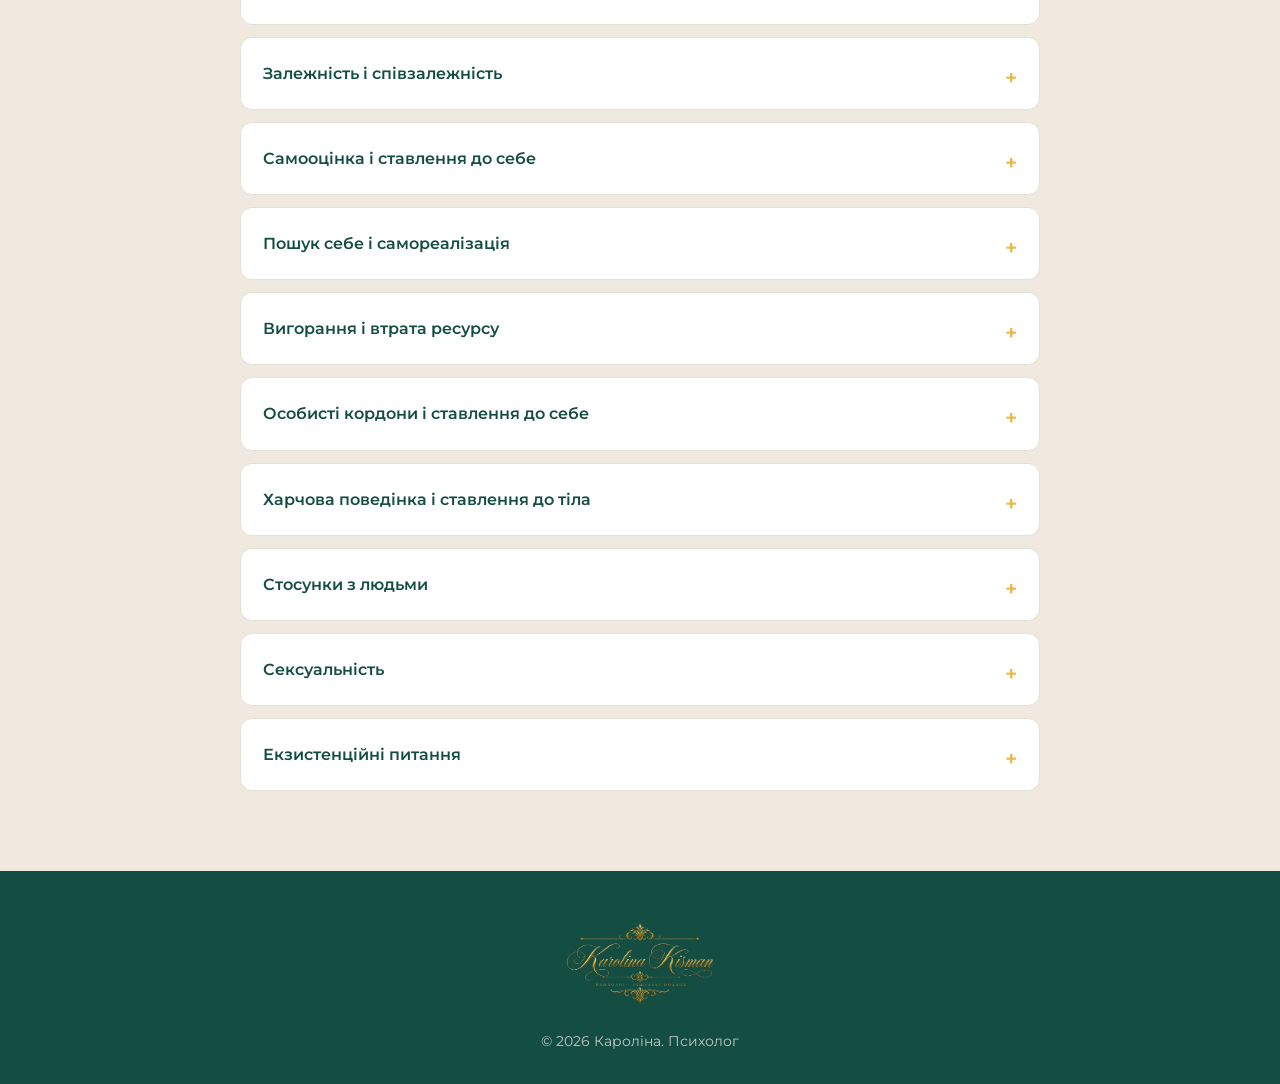
<file: uk/prices.html>
<!DOCTYPE html>
<html lang="uk">
<head>
  <meta charset="UTF-8">
  <meta name="viewport" content="width=device-width, initial-scale=1.0">

  <title>Послуги і ціни - Кароліна Кісман, психолог</title>

  <link rel="icon" type="image/png" href="../images/favicon/favicon.png">

  <meta name="description" content="Вартість консультацій психолога Кароліни Кісман: довгострокова терапія, пакет із 10 сесій, разова консультація. Онлайн, гештальт-підхід.">

  <!-- Canonical -->
  <link rel="canonical" href="https://karolinakisman.com.ua/uk/prices.html">

  <!-- Language versions -->
  <link rel="alternate" hreflang="uk" href="https://karolinakisman.com.ua/uk/prices.html">
  <link rel="alternate" hreflang="ru" href="https://karolinakisman.com.ua/prices.html">
  <link rel="alternate" hreflang="x-default" href="https://karolinakisman.com.ua/prices.html">

  <!-- Open Graph -->
  <meta property="og:type" content="website">
  <meta property="og:site_name" content="Karolina Kisman">
  <meta property="og:locale" content="uk_UA">
  <meta property="og:title" content="Послуги і ціни - Кароліна Кісман, психолог">
  <meta property="og:description" content="Вартість консультацій психолога Кароліни Кісман: довгострокова терапія, пакет із 10 сесій, разова консультація. Онлайн, гештальт-підхід.">
  <meta property="og:url" content="https://karolinakisman.com.ua/uk/prices.html">
  <meta property="og:image" content="https://karolinakisman.com.ua/images/og/og-image.jpg">
  <meta property="og:image:width" content="1200">
  <meta property="og:image:height" content="630">

  <!-- Twitter -->
  <meta name="twitter:card" content="summary_large_image">
  <meta name="twitter:title" content="Послуги і ціни - Кароліна Кісман, психолог">
  <meta name="twitter:description" content="Вартість консультацій психолога Кароліни Кісман: довгострокова терапія, пакет із 10 сесій, разова консультація. Онлайн, гештальт-підхід.">
  <meta name="twitter:image" content="https://karolinakisman.com.ua/images/og/og-image.jpg">

  <!-- Styles -->
  <link rel="stylesheet" href="../css/style.css?v=5">

  <!-- Fonts -->
  <link href="https://fonts.googleapis.com/css2?family=Cormorant+Garamond:wght@600;700&family=Great+Vibes&family=Montserrat:wght@400;500;600;700&display=swap" rel="stylesheet">
</head>
<body>
<body>

  <!-- ===================== ШАПКА ===================== -->
  <header class="header">
    <div class="container header-inner">
      <a href="index.html" class="logo">
        <img src="../images/logo/logo-monogram.png" alt="Karolina Kisman" class="logo-img">
      </a>

      <nav class="nav">
        <a href="index.html">Головна</a>
        <a href="prices.html" class="active">Послуги і ціни</a>
        <a href="process.html">Як проходить терапія</a>
        <a href="contact.html">Контакти</a>
      </nav>

      <div class="header-right">
        <span class="city">м. Київ</span>
        <div class="socials">
          <a href="https://www.facebook.com/share/19Vi9SaQKb/" title="Facebook" class="social-icon" target="_blank" rel="noopener"><svg viewBox="0 0 24 24" fill="none" stroke="currentColor" stroke-width="1.8" stroke-linecap="round" stroke-linejoin="round"><path d="M15 3h-2a4 4 0 0 0-4 4v3H6v4h3v7h4v-7h3l1-4h-4V7a1 1 0 0 1 1-1h3z"/></svg></a>
          <a href="https://t.me/Karolina_Kisman" title="Telegram" target="_blank" rel="noopener" class="social-icon"><svg viewBox="0 0 24 24" fill="none" stroke="currentColor" stroke-width="1.8" stroke-linecap="round" stroke-linejoin="round"><path d="M22 2 11 13"/><path d="M22 2 15 22 11 13 2 9Z"/></svg></a>
          <a href="https://www.instagram.com/karolina_kisman/" title="Instagram" class="social-icon" target="_blank" rel="noopener"><svg viewBox="0 0 24 24" fill="none" stroke="currentColor" stroke-width="1.8" stroke-linecap="round" stroke-linejoin="round"><rect x="3" y="3" width="18" height="18" rx="5"/><circle cx="12" cy="12" r="4"/><circle cx="17.3" cy="6.7" r="0.6" fill="currentColor" stroke="none"/></svg></a>
        </div>
        <a href="../prices.html" class="lang-switch" title="Переключить на русский">RU</a>
        <button class="theme-btn" id="theme-toggle" aria-label="Змінити тему"><svg viewBox="0 0 24 24" fill="none" stroke="currentColor" stroke-width="1.8" stroke-linecap="round" stroke-linejoin="round"><path d="M21 12.5A9 9 0 1 1 11.5 3a7 7 0 0 0 9.5 9.5Z"/></svg></button>
      </div>

      <button class="menu-btn" aria-label="Меню">
        <span></span><span></span><span></span>
      </button>
    </div>
  </header>

  <!-- ===================== БАНЕР СТОРІНКИ ===================== -->
  <section class="page-hero">
    <div class="container">
      <h1>Послуги і ціни</h1>
      <p>Онлайн-консультації у зручному для вас форматі</p>
    </div>
  </section>

  <!-- ===================== ПОСЛУГИ ===================== -->
  <section class="section" id="prices">
    <div class="container">
      <div class="cards-grid">
        <div class="card">
          <h4>Довгострокова психотерапія</h4>
          <p>Регулярна терапевтична робота з глибокими та тривалими запитами.</p>
          <p class="card-meta">Тривалість сесії: 50 хвилин</p>
          <div class="price">1 800 грн</div>
        </div>
        <div class="card">
          <h4>Психологічне консультування - 10 сесій</h4>
          <p>Короткострокова структурована робота з конкретним запитом, розрахована на 10 зустрічей.</p>
          <p class="card-meta">Тривалість однієї сесії: 50 хвилин</p>
          <div class="price">2 000 грн <span>/ сесія</span></div>
        </div>
        <div class="card">
          <h4>Разова консультація</h4>
          <p>Розбір конкретної ситуації чи питання. Спираюся не лише на професійні знання, а й на професійний і життєвий досвід, за потреби даю конкретні рекомендації.</p>
          <p class="card-meta">Тривалість: 60 хвилин</p>
          <div class="price">2 500 грн</div>
        </div>
      </div>

      <p class="center-note">Формат: онлайн.</p>

      <div style="text-align:center; margin-top: 30px;">
        <a href="contact.html" class="btn">Записатися на консультацію</a>
      </div>
    </div>
  </section>

  <!-- ===================== З ЯКИМИ ЗАПИТАМИ Я ПРАЦЮЮ ===================== -->
  <section class="section section-alt" id="issues">
    <div class="container">
      <h2 class="section-title">З якими запитами я працюю</h2>

      <div class="accordion">
        <details class="accordion-item">
          <summary>Емоційний стан</summary>
          <p>Тривога, постійне внутрішнє напруження, страхи і фобії, панічні стани, пригніченість, депресивні стани, емоційна нестабільність, апатія, відчуття порожнечі, втрата інтересу до життя, дратівливість, агресія, почуття провини, сором, відчуття, що «я більше нічого не відчуваю».</p>
        </details>

        <details class="accordion-item">
          <summary>Горе, втрата і кризові ситуації</summary>
          <p>Смерть близької людини, переживання втрати, почуття провини після втрати, неможливість відпустити минуле, розставання і завершення значущих стосунків, розлучення, втрата роботи, фінансова криза, переїзд, імміграція, складнощі адаптації в новому оточенні.</p>
        </details>

        <details class="accordion-item">
          <summary>Травма і наслідки травматичного досвіду</summary>
          <p>Психологічна травма, травматичний досвід у дитинстві, досвід насильства, емоційне насильство, фізичне насильство, сексуальне насильство, наслідки сексуального досвіду, токсичні стосунки, порушення особистих кордонів.</p>
        </details>

        <details class="accordion-item">
          <summary>Залежність і співзалежність</summary>
          <p>Залежності, співзалежність.</p>
        </details>

        <details class="accordion-item">
          <summary>Самооцінка і ставлення до себе</summary>
          <p>Низька самооцінка, невпевненість у собі, ненависть до себе, постійна самокритика, відчуття власної недостатності, синдром самозванця.</p>
        </details>

        <details class="accordion-item">
          <summary>Пошук себе і самореалізація</summary>
          <p>Пошук себе, самореалізація, втрата сенсу життя, пошук сенсу життя, екзистенційна криза, відчуття беззмістовності, страх прожити життя не так.</p>
        </details>

        <details class="accordion-item">
          <summary>Вигорання і втрата ресурсу</summary>
          <p>Емоційне вигорання, хронічна втома, втрата мотивації, постійне напруження, перфекціонізм.</p>
        </details>

        <details class="accordion-item">
          <summary>Особисті кордони і ставлення до себе</summary>
          <p>Неможливість сказати «ні», страх відмови, страх конфлікту, почуття провини за свої бажання, труднощі просити про допомогу, страх залишитися одній.</p>
        </details>

        <details class="accordion-item">
          <summary>Харчова поведінка і ставлення до тіла</summary>
          <p>Емоційне переїдання, розлади харчової поведінки, сором за тіло, незадоволення зовнішністю.</p>
        </details>

        <details class="accordion-item">
          <summary>Стосунки з людьми</summary>
          <p>Стосунки з батьками, стосунки з дітьми, стосунки з друзями, стосунки з колегами, самотність.</p>
        </details>

        <details class="accordion-item">
          <summary>Сексуальність</summary>
          <p>Сексуальна самооцінка, прийняття власної сексуальності, сором, пов'язаний із сексуальністю, сексуальні кордони, питання сексуальної ідентичності, наслідки сексуального досвіду.</p>
        </details>

        <details class="accordion-item">
          <summary>Екзистенційні питання</summary>
          <p>Страх смерті, питання сенсу життя, відчуття беззмістовності, страх прожити життя не так.</p>
        </details>
      </div>
    </div>
  </section>

  <!-- ===================== ПІДВАЛ ===================== -->
  <footer class="footer">
    <div class="container footer-inner">
      <img src="../images/logo/logo-full.png" alt="Karolina Kisman" class="footer-logo">
      <p>© 2026 Кароліна. Психолог</p>
    </div>
  </footer>

  
  <div id="floating-cta" class="floating-cta"><a href="https://wa.me/380987511192?text=%D0%94%D0%BE%D0%B1%D1%80%D0%BE%D0%B3%D0%BE%20%D0%B4%D0%BD%D1%8F%21%20%D0%A5%D0%BE%D1%87%D1%83%20%D0%B7%D0%B0%D0%BF%D0%B8%D1%81%D0%B0%D1%82%D0%B8%D1%81%D1%8F%20%D0%BD%D0%B0%20%D0%BA%D0%BE%D0%BD%D1%81%D1%83%D0%BB%D1%8C%D1%82%D0%B0%D1%86%D1%96%D1%8E." target="_blank" rel="noopener">Написати в WhatsApp <svg viewBox="0 0 24 24" width="18" height="18" fill="none" stroke="currentColor" stroke-width="2" stroke-linecap="round" stroke-linejoin="round"><path d="M5 12h14M13 6l6 6-6 6"/></svg></a></div>

  <button id="back-to-top" class="back-to-top" aria-label="Вгору" title="Вгору"><svg viewBox="0 0 24 24" fill="none" stroke="currentColor" stroke-width="2" stroke-linecap="round" stroke-linejoin="round"><path d="M12 19V5M5 12l7-7 7 7"/></svg></button>
  <script src="../js/main.js"></script>
</body>
</html>
</file>
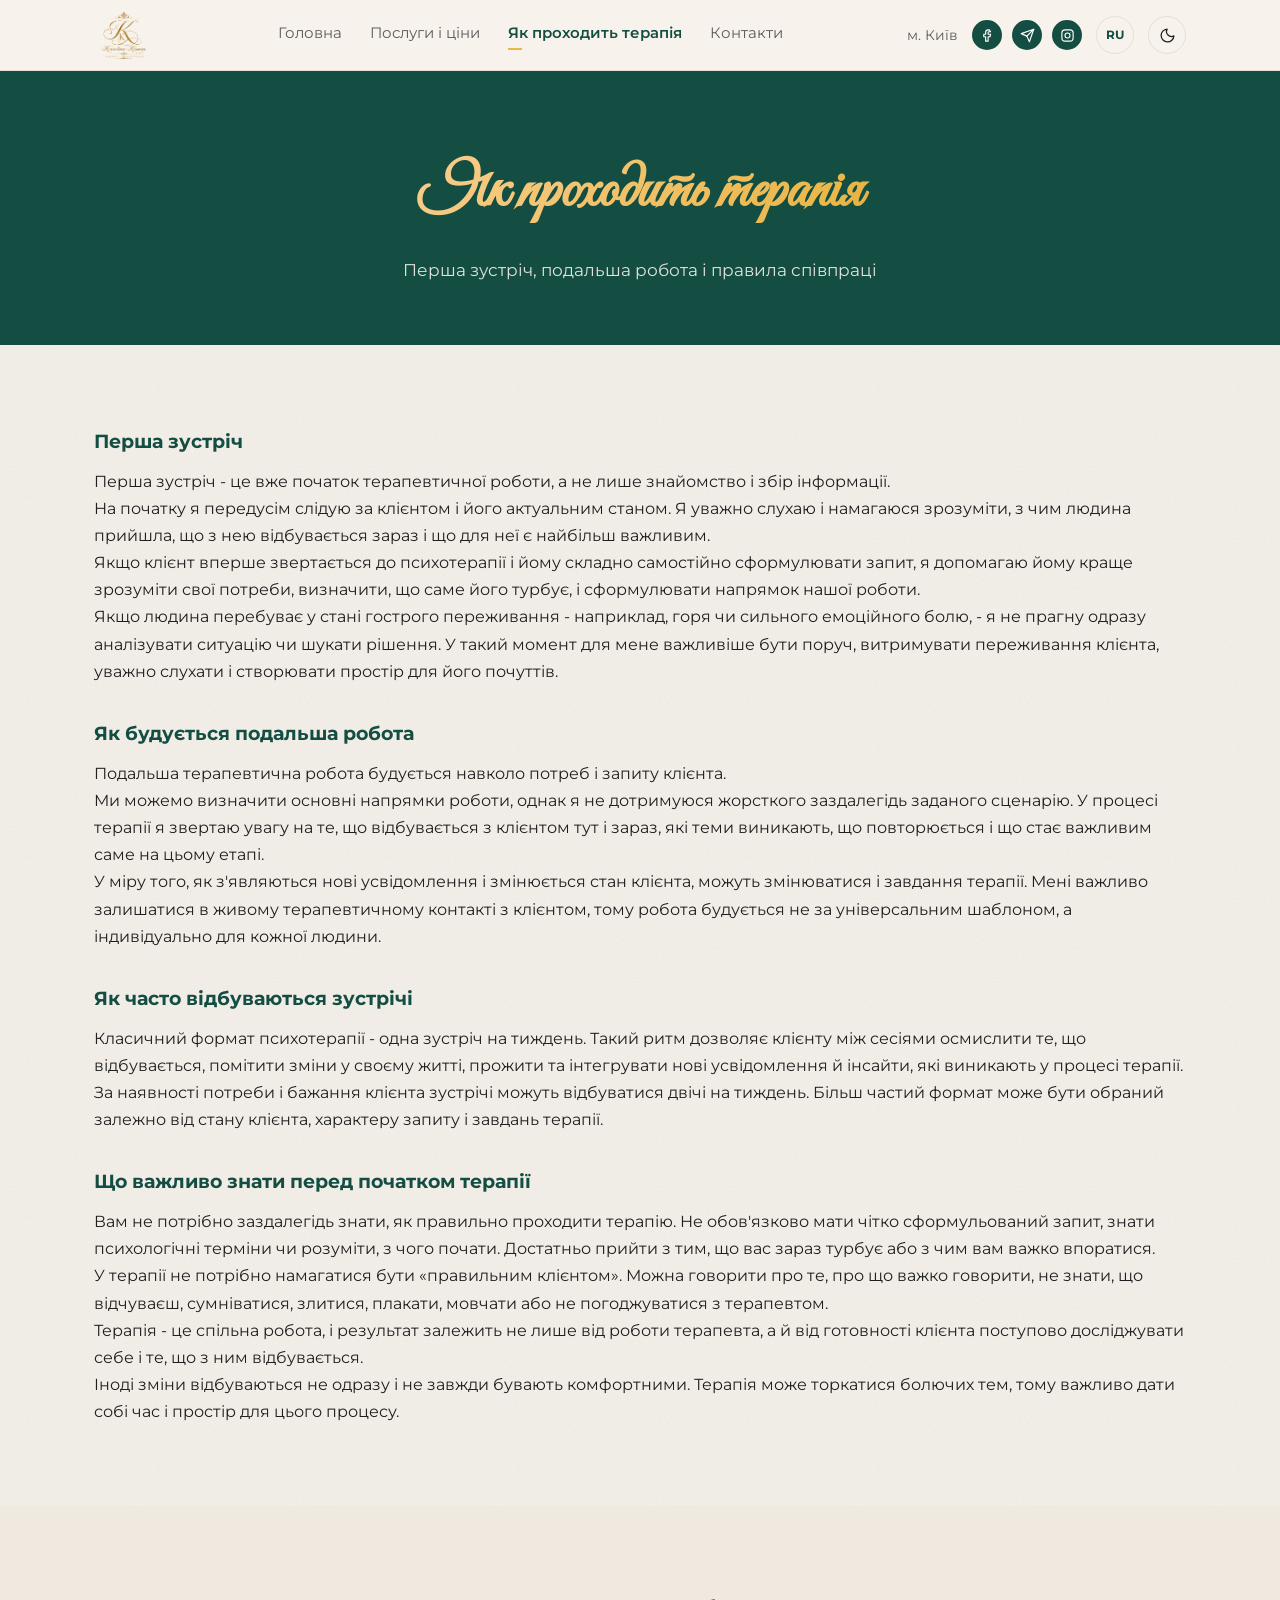
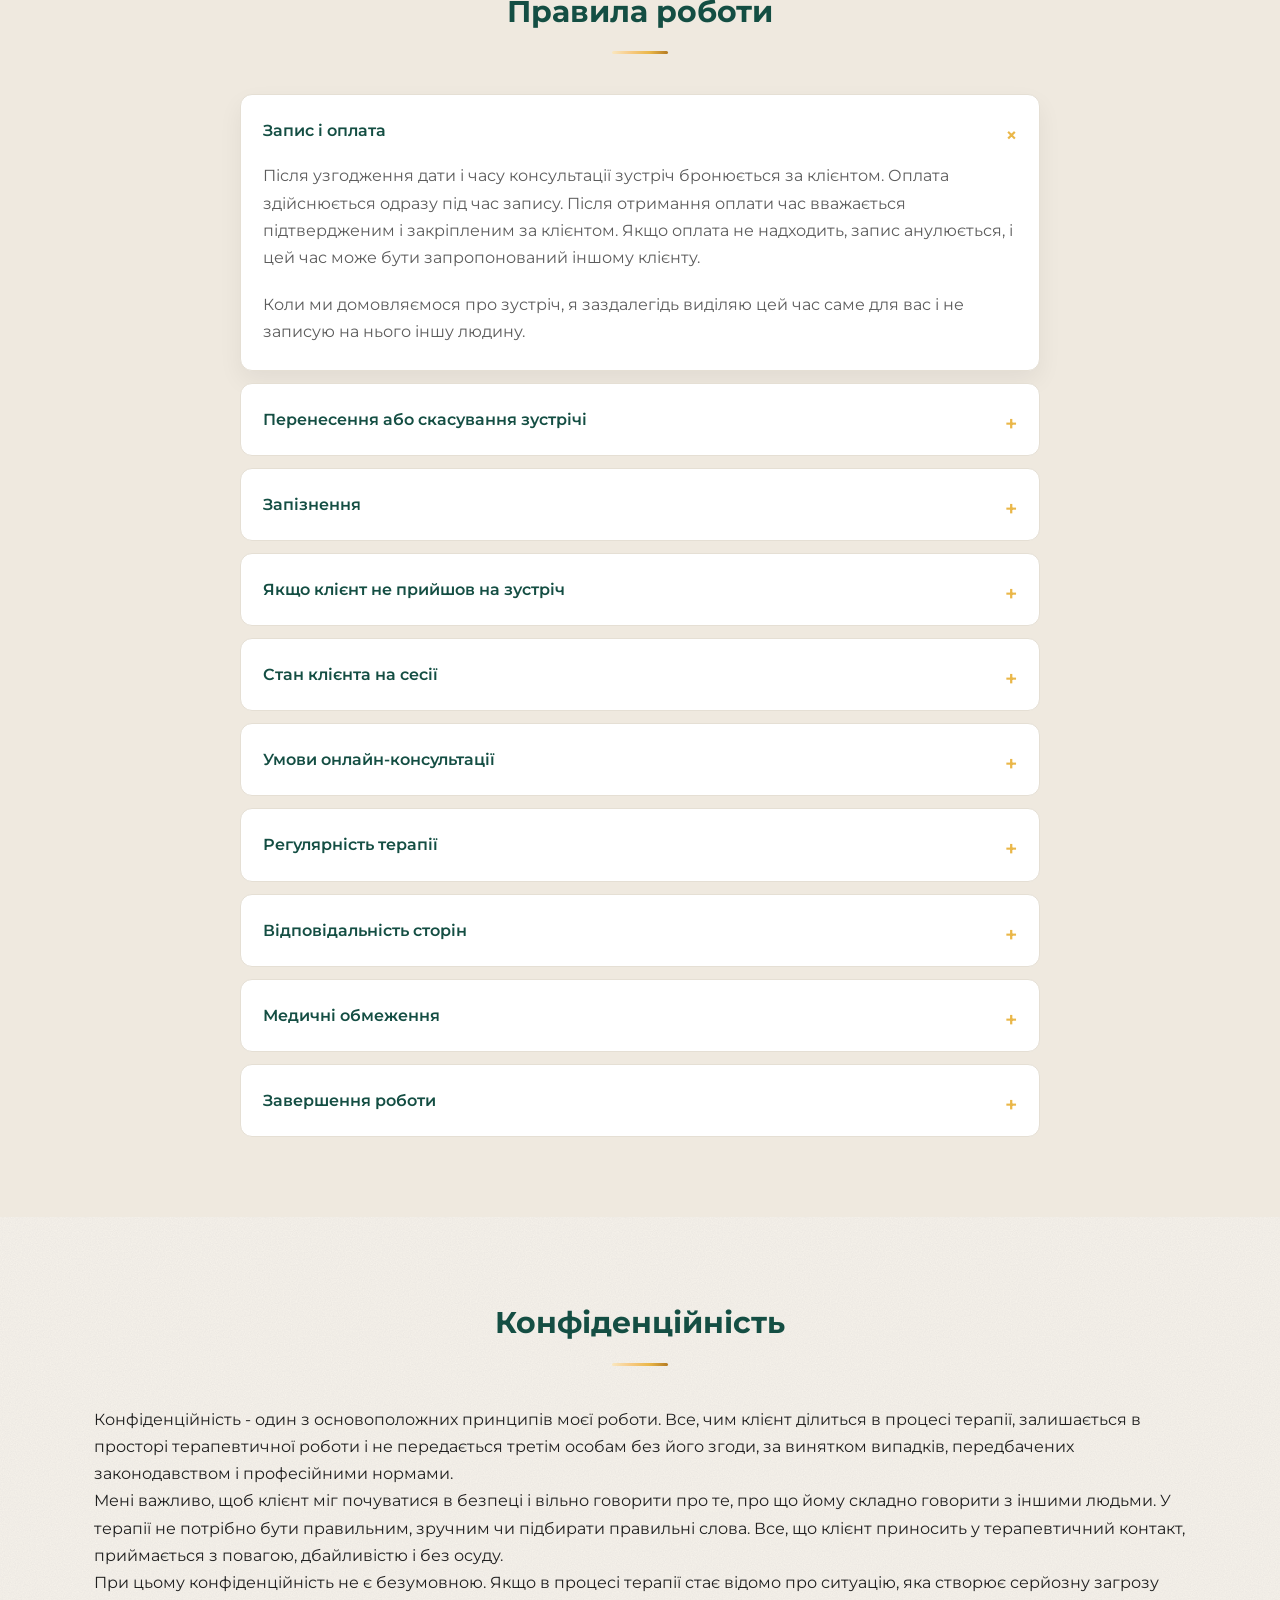
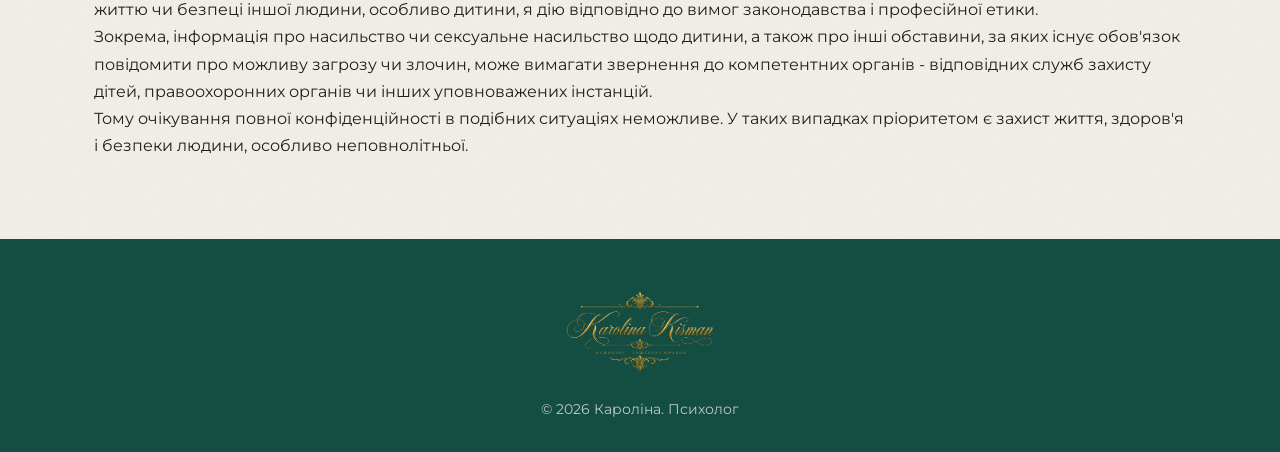
<file: uk/process.html>
<!DOCTYPE html>
<html lang="uk">
<head>
  <meta charset="UTF-8">
  <meta name="viewport" content="width=device-width, initial-scale=1.0">

  <title>Як проходить терапія - Кароліна Кісман</title>

  <link rel="icon" type="image/png" href="../images/favicon/favicon.png">

  <meta name="description" content="Перша зустріч, подальша робота, правила співпраці та конфіденційність у терапії з психологом Кароліною Кісман. Гештальт-підхід, онлайн.">

  <!-- Canonical -->
  <link rel="canonical" href="https://karolinakisman.com.ua/uk/process.html">

  <!-- Language versions -->
  <link rel="alternate" hreflang="uk" href="https://karolinakisman.com.ua/uk/process.html">
  <link rel="alternate" hreflang="ru" href="https://karolinakisman.com.ua/process.html">
  <link rel="alternate" hreflang="x-default" href="https://karolinakisman.com.ua/process.html">

  <!-- Open Graph -->
  <meta property="og:type" content="website">
  <meta property="og:site_name" content="Karolina Kisman">
  <meta property="og:locale" content="uk_UA">
  <meta property="og:title" content="Як проходить терапія - Кароліна Кісман">
  <meta property="og:description" content="Перша зустріч, подальша робота, правила співпраці та конфіденційність у терапії з психологом Кароліною Кісман. Гештальт-підхід, онлайн.">
  <meta property="og:url" content="https://karolinakisman.com.ua/uk/process.html">
  <meta property="og:image" content="https://karolinakisman.com.ua/images/og/og-image.jpg">
  <meta property="og:image:width" content="1200">
  <meta property="og:image:height" content="630">

  <!-- Twitter -->
  <meta name="twitter:card" content="summary_large_image">
  <meta name="twitter:title" content="Як проходить терапія - Кароліна Кісман">
  <meta name="twitter:description" content="Перша зустріч, подальша робота, правила співпраці та конфіденційність у терапії з психологом Кароліною Кісман. Гештальт-підхід, онлайн.">
  <meta name="twitter:image" content="https://karolinakisman.com.ua/images/og/og-image.jpg">

  <!-- Styles -->
  <link rel="stylesheet" href="../css/style.css?v=5">

  <!-- Fonts -->
  <link href="https://fonts.googleapis.com/css2?family=Cormorant+Garamond:wght@600;700&family=Great+Vibes&family=Montserrat:wght@400;500;600;700&display=swap" rel="stylesheet">
</head>
<body>

  <!-- ===================== ШАПКА ===================== -->
  <header class="header">
    <div class="container header-inner">
      <a href="index.html" class="logo">
        <img src="../images/logo/logo-monogram.png" alt="Karolina Kisman" class="logo-img">
      </a>

      <nav class="nav">
        <a href="index.html">Головна</a>
        <a href="prices.html">Послуги і ціни</a>
        <a href="process.html" class="active">Як проходить терапія</a>
        <a href="contact.html">Контакти</a>
      </nav>

      <div class="header-right">
        <span class="city">м. Київ</span>
        <div class="socials">
          <a href="https://www.facebook.com/share/19Vi9SaQKb/" title="Facebook" class="social-icon" target="_blank" rel="noopener"><svg viewBox="0 0 24 24" fill="none" stroke="currentColor" stroke-width="1.8" stroke-linecap="round" stroke-linejoin="round"><path d="M15 3h-2a4 4 0 0 0-4 4v3H6v4h3v7h4v-7h3l1-4h-4V7a1 1 0 0 1 1-1h3z"/></svg></a>
          <a href="https://t.me/Karolina_Kisman" title="Telegram" target="_blank" rel="noopener" class="social-icon"><svg viewBox="0 0 24 24" fill="none" stroke="currentColor" stroke-width="1.8" stroke-linecap="round" stroke-linejoin="round"><path d="M22 2 11 13"/><path d="M22 2 15 22 11 13 2 9Z"/></svg></a>
          <a href="https://www.instagram.com/karolina_kisman/" title="Instagram" class="social-icon" target="_blank" rel="noopener"><svg viewBox="0 0 24 24" fill="none" stroke="currentColor" stroke-width="1.8" stroke-linecap="round" stroke-linejoin="round"><rect x="3" y="3" width="18" height="18" rx="5"/><circle cx="12" cy="12" r="4"/><circle cx="17.3" cy="6.7" r="0.6" fill="currentColor" stroke="none"/></svg></a>
        </div>
        <a href="../process.html" class="lang-switch" title="Переключить на русский">RU</a>
        <button class="theme-btn" id="theme-toggle" aria-label="Змінити тему"><svg viewBox="0 0 24 24" fill="none" stroke="currentColor" stroke-width="1.8" stroke-linecap="round" stroke-linejoin="round"><path d="M21 12.5A9 9 0 1 1 11.5 3a7 7 0 0 0 9.5 9.5Z"/></svg></button>
      </div>

      <button class="menu-btn" aria-label="Меню">
        <span></span><span></span><span></span>
      </button>
    </div>
  </header>

  <!-- ===================== БАНЕР СТОРІНКИ ===================== -->
  <section class="page-hero">
    <div class="container">
      <h1>Як проходить терапія</h1>
      <p>Перша зустріч, подальша робота і правила співпраці</p>
    </div>
  </section>

  <!-- ===================== ЯК ПРОХОДИТЬ ТЕРАПІЯ ===================== -->
  <section class="section" id="process">
    <div class="container">
      <div class="text-block">
        <h3>Перша зустріч</h3>
        <p>Перша зустріч - це вже початок терапевтичної роботи, а не лише знайомство і збір інформації.</p>
        <p>На початку я передусім слідую за клієнтом і його актуальним станом. Я уважно слухаю і намагаюся зрозуміти, з чим людина прийшла, що з нею відбувається зараз і що для неї є найбільш важливим.</p>
        <p>Якщо клієнт вперше звертається до психотерапії і йому складно самостійно сформулювати запит, я допомагаю йому краще зрозуміти свої потреби, визначити, що саме його турбує, і сформулювати напрямок нашої роботи.</p>
        <p>Якщо людина перебуває у стані гострого переживання - наприклад, горя чи сильного емоційного болю, - я не прагну одразу аналізувати ситуацію чи шукати рішення. У такий момент для мене важливіше бути поруч, витримувати переживання клієнта, уважно слухати і створювати простір для його почуттів.</p>

        <h3>Як будується подальша робота</h3>
        <p>Подальша терапевтична робота будується навколо потреб і запиту клієнта.</p>
        <p>Ми можемо визначити основні напрямки роботи, однак я не дотримуюся жорсткого заздалегідь заданого сценарію. У процесі терапії я звертаю увагу на те, що відбувається з клієнтом тут і зараз, які теми виникають, що повторюється і що стає важливим саме на цьому етапі.</p>
        <p>У міру того, як з'являються нові усвідомлення і змінюється стан клієнта, можуть змінюватися і завдання терапії. Мені важливо залишатися в живому терапевтичному контакті з клієнтом, тому робота будується не за універсальним шаблоном, а індивідуально для кожної людини.</p>

        <h3>Як часто відбуваються зустрічі</h3>
        <p>Класичний формат психотерапії - одна зустріч на тиждень. Такий ритм дозволяє клієнту між сесіями осмислити те, що відбувається, помітити зміни у своєму житті, прожити та інтегрувати нові усвідомлення й інсайти, які виникають у процесі терапії.</p>
        <p>За наявності потреби і бажання клієнта зустрічі можуть відбуватися двічі на тиждень. Більш частий формат може бути обраний залежно від стану клієнта, характеру запиту і завдань терапії.</p>

        <h3>Що важливо знати перед початком терапії</h3>
        <p>Вам не потрібно заздалегідь знати, як правильно проходити терапію. Не обов'язково мати чітко сформульований запит, знати психологічні терміни чи розуміти, з чого почати. Достатньо прийти з тим, що вас зараз турбує або з чим вам важко впоратися.</p>
        <p>У терапії не потрібно намагатися бути «правильним клієнтом». Можна говорити про те, про що важко говорити, не знати, що відчуваєш, сумніватися, злитися, плакати, мовчати або не погоджуватися з терапевтом.</p>
        <p>Терапія - це спільна робота, і результат залежить не лише від роботи терапевта, а й від готовності клієнта поступово досліджувати себе і те, що з ним відбувається.</p>
        <p>Іноді зміни відбуваються не одразу і не завжди бувають комфортними. Терапія може торкатися болючих тем, тому важливо дати собі час і простір для цього процесу.</p>
      </div>
    </div>
  </section>

  <!-- ===================== ПРАВИЛА РОБОТИ ===================== -->
  <section class="section section-alt" id="rules">
    <div class="container">
      <h2 class="section-title">Правила роботи</h2>

      <div class="accordion">
        <details class="accordion-item" open>
          <summary>Запис і оплата</summary>
          <p>Після узгодження дати і часу консультації зустріч бронюється за клієнтом. Оплата здійснюється одразу під час запису. Після отримання оплати час вважається підтвердженим і закріпленим за клієнтом. Якщо оплата не надходить, запис анулюється, і цей час може бути запропонований іншому клієнту.</p>
          <p>Коли ми домовляємося про зустріч, я заздалегідь виділяю цей час саме для вас і не записую на нього іншу людину.</p>
        </details>

        <details class="accordion-item">
          <summary>Перенесення або скасування зустрічі</summary>
          <p>Я з розумінням ставлюся до непередбачуваних обставин. Перенести або скасувати зустріч можна, попередивши мене не менш ніж за 24 години до призначеного часу. У цьому разі оплата зберігається, і ми узгоджуємо нову дату і час.</p>
          <p>Якщо виникає дійсно серйозна непередбачувана ситуація, яка об'єктивно не дозволяє попередити заздалегідь, будь ласка, зв'яжіться зі мною - такі ситуації я розглядаю індивідуально.</p>
        </details>

        <details class="accordion-item">
          <summary>Запізнення</summary>
          <p>Якщо клієнт запізнюється, час сесії продовжує відлічуватися від початково призначеного часу. Продовжити зустріч за рахунок наступного клієнта я не можу. Це пов'язано з повагою до кожної людини, яка приходить на терапію і розраховує на свій заздалегідь заброньований час.</p>
        </details>

        <details class="accordion-item">
          <summary>Якщо клієнт не прийшов на зустріч</summary>
          <p>Якщо клієнт не прийшов на призначену зустріч і не попередив заздалегідь, оплата за цю сесію не переноситься на наступну зустріч. Час був заздалегідь зарезервований за клієнтом, тому сесія вважається такою, що відбулася.</p>
          <p>Якщо сталася надзвичайна обставина, яка об'єктивно не дозволила попередити мене заздалегідь, я завжди готова обговорити ситуацію індивідуально.</p>
        </details>

        <details class="accordion-item">
          <summary>Стан клієнта на сесії</summary>
          <p>На консультацію заборонено приходити у стані алкогольного, наркотичного чи іншого зміненого стану свідомості. Також не рекомендується відвідувати сесію після безсонної ночі, нічної вечірки чи в стані, що суттєво перешкоджає повноцінному психологічному контакту. За таких обставин я маю право перервати або скасувати зустріч.</p>
        </details>

        <details class="accordion-item">
          <summary>Умови онлайн-консультації</summary>
          <p>Для онлайн-сесії клієнт забезпечує приватний простір, відсутність сторонніх осіб і стабільне інтернет-з'єднання. Під час консультації прошу не курити, не вживати алкоголь і не займатися паралельно іншими справами.</p>
          <p>Відеозв'язок має бути увімкнений протягом усієї консультації - це необхідно для збереження якості терапевтичного контакту. Робота без відео можлива лише за індивідуальним узгодженням заздалегідь.</p>
        </details>

        <details class="accordion-item">
          <summary>Регулярність терапії</summary>
          <p>Регулярність є важливою частиною терапевтичного процесу. У довгостроковій терапії ми заздалегідь домовляємося про стабільний формат зустрічей. Зазвичай терапія відбувається один раз на тиждень, а за потреби й за взаємною домовленістю - двічі на тиждень.</p>
          <p>Я з розумінням ставлюся до фінансових, особистих та інших обставин, які можуть впливати на регулярність відвідування. Якщо ваша ситуація змінюється, це можна відкрито обговорити зі мною, і ми разом визначимо реалістичний формат роботи.</p>
          <p>При цьому хаотичні зустрічі - коли клієнт звертається лише тоді, коли з'являється вільний час, бажання чи фінансова можливість, - не є повноцінним форматом тривалої психотерапії. За відсутності необхідної регулярності терапевтичний процес може переривати, що впливає на його динаміку і результат. Тому я не можу гарантувати результат терапії за відсутності стабільної участі клієнта в процесі.</p>
        </details>

        <details class="accordion-item">
          <summary>Відповідальність сторін</summary>
          <p>Я відповідаю за професійну організацію процесу, дотримання етичних принципів і меж компетентності. Клієнт самостійно приймає рішення щодо свого життя і несе відповідальність за свої дії та вибір.</p>
          <p>Я не приймаю рішень за клієнта і не гарантую конкретний результат, оскільки ефективність роботи залежить від безлічі факторів і від спільної участі обох сторін.</p>
        </details>

        <details class="accordion-item">
          <summary>Медичні обмеження</summary>
          <p>Психологічний супровід не є медичною послугою і не замінює діагностику чи лікування у лікаря-психіатра, психотерапевта або іншого медичного фахівця за наявності відповідних показань.</p>
        </details>

        <details class="accordion-item">
          <summary>Завершення роботи</summary>
          <p>Клієнт має право припинити супровід у будь-який момент. За можливості рекомендую обговорити рішення про завершення на окремій підсумковій зустрічі, щоб підбити підсумки і завершити контакт екологічно.</p>
        </details>
      </div>
    </div>
  </section>

  <!-- ===================== КОНФІДЕНЦІЙНІСТЬ ===================== -->
  <section class="section">
    <div class="container">
      <h2 class="section-title">Конфіденційність</h2>
      <div class="text-block">
        <p>Конфіденційність - один з основоположних принципів моєї роботи. Все, чим клієнт ділиться в процесі терапії, залишається в просторі терапевтичної роботи і не передається третім особам без його згоди, за винятком випадків, передбачених законодавством і професійними нормами.</p>
        <p>Мені важливо, щоб клієнт міг почуватися в безпеці і вільно говорити про те, про що йому складно говорити з іншими людьми. У терапії не потрібно бути правильним, зручним чи підбирати правильні слова. Все, що клієнт приносить у терапевтичний контакт, приймається з повагою, дбайливістю і без осуду.</p>
        <p>При цьому конфіденційність не є безумовною. Якщо в процесі терапії стає відомо про ситуацію, яка створює серйозну загрозу життю чи безпеці іншої людини, особливо дитини, я дію відповідно до вимог законодавства і професійної етики.</p>
        <p>Зокрема, інформація про насильство чи сексуальне насильство щодо дитини, а також про інші обставини, за яких існує обов'язок повідомити про можливу загрозу чи злочин, може вимагати звернення до компетентних органів - відповідних служб захисту дітей, правоохоронних органів чи інших уповноважених інстанцій.</p>
        <p>Тому очікування повної конфіденційності в подібних ситуаціях неможливе. У таких випадках пріоритетом є захист життя, здоров'я і безпеки людини, особливо неповнолітньої.</p>
      </div>
    </div>
  </section>

  <!-- ===================== ПІДВАЛ ===================== -->
  <footer class="footer">
    <div class="container footer-inner">
      <img src="../images/logo/logo-full.png" alt="Karolina Kisman" class="footer-logo">
      <p>© 2026 Кароліна. Психолог</p>
    </div>
  </footer>

  
  <div id="floating-cta" class="floating-cta"><a href="https://wa.me/380987511192?text=%D0%94%D0%BE%D0%B1%D1%80%D0%BE%D0%B3%D0%BE%20%D0%B4%D0%BD%D1%8F%21%20%D0%A5%D0%BE%D1%87%D1%83%20%D0%B7%D0%B0%D0%BF%D0%B8%D1%81%D0%B0%D1%82%D0%B8%D1%81%D1%8F%20%D0%BD%D0%B0%20%D0%BA%D0%BE%D0%BD%D1%81%D1%83%D0%BB%D1%8C%D1%82%D0%B0%D1%86%D1%96%D1%8E." target="_blank" rel="noopener">Написати в WhatsApp <svg viewBox="0 0 24 24" width="18" height="18" fill="none" stroke="currentColor" stroke-width="2" stroke-linecap="round" stroke-linejoin="round"><path d="M5 12h14M13 6l6 6-6 6"/></svg></a></div>

  <button id="back-to-top" class="back-to-top" aria-label="Вгору" title="Вгору"><svg viewBox="0 0 24 24" fill="none" stroke="currentColor" stroke-width="2" stroke-linecap="round" stroke-linejoin="round"><path d="M12 19V5M5 12l7-7 7 7"/></svg></button>
  <script src="../js/main.js"></script>
</body>
</html>
</file>
<file: css/style.css>
/* ===== ЗМІННІ КОЛЬОРІВ ===== */
:root {
  /* Світла тема */
  --color-bg: #F7F3EC;
  --color-bg-muted: #EFE9DF;
  --color-bg-card: #FFFFFF;
  --color-hero: #144E43;
  --color-text: #1F1F1F;
  --color-text-secondary: #5C5C5C;
  --color-text-light: #F7F3EC;
  --color-accent: #144E43;
  --color-accent-hover: #0F3D34;
  --color-gold-light: #F9E7C0;
  --color-gold-soft: #F7CA84;
  --color-gold: #EAB749;
  --color-gold-dark: #B47A21;
  --color-border: #E5DFD4;
}

[data-theme="dark"] {
  /* Темна тема */
  --color-bg: #0F1A17;
  --color-bg-muted: #15221E;
  --color-bg-card: #1A2A25;
  --color-hero: #0C2E28;
  --color-text: #F7F3EC;
  --color-text-secondary: #B8C4BF;
  --color-text-light: #F7F3EC;
  --color-accent: #3D8F7A;
  --color-accent-hover: #4EAB92;
  --color-gold-light: #F9E7C0;
  --color-gold-soft: #F7CA84;
  --color-gold: #EAB749;
  --color-gold-dark: #B47A21;
  --color-border: #2A3B35;
}

/* ===== БАЗА ===== */
* {
  margin: 0;
  padding: 0;
  box-sizing: border-box;
}

html {
  scroll-behavior: smooth;
  overflow-x: hidden;
}

body {
  overflow-x: hidden;
}

body {
  font-family: 'Montserrat', sans-serif;
  background: var(--color-bg);
  color: var(--color-text);
  line-height: 1.7;
}

/* Плавна поява блоків при скролі */
.reveal {
  opacity: 0;
  transform: translateY(28px);
  transition: opacity 0.7s cubic-bezier(0.22, 1, 0.36, 1),
              transform 0.7s cubic-bezier(0.22, 1, 0.36, 1);
}

.reveal.is-visible {
  opacity: 1;
  transform: translateY(0);
}

@media (prefers-reduced-motion: reduce) {
  .reveal {
    opacity: 1;
    transform: none;
    transition: none;
  }
}

a {
  text-decoration: none;
  color: inherit;
}

.container {
  max-width: 1140px;
  margin: 0 auto;
  padding: 0 24px;
}

/* ===== ШАПКА ===== */
.header {
  position: sticky;
  top: 0;
  background: var(--color-bg);
  border-bottom: 1px solid var(--color-border);
  z-index: 100;
  transition: box-shadow 0.3s ease, background 0.3s ease;
}

.header.scrolled {
  box-shadow: 0 4px 20px rgba(0, 0, 0, 0.08);
}

.header-inner {
  display: flex;
  align-items: center;
  justify-content: space-between;
  height: 70px;
}

.logo {
  display: flex;
  align-items: center;
  gap: 8px;
  font-weight: 600;
  color: var(--color-accent);
  font-size: 1.15rem;
  transition: transform 0.25s ease;
}

.logo-img {
  height: 48px;
  width: auto;
  display: block;
}

.logo:hover {
  transform: translateY(-1px);
}

.logo-icon {
  display: inline-block;
  transition: transform 0.4s ease;
}

.logo:hover .logo-icon {
  transform: rotate(-12deg) scale(1.1);
}

.nav {
  display: flex;
  gap: 28px;
}

.nav a {
  position: relative;
  font-size: 0.95rem;
  color: var(--color-text-secondary);
  transition: color 0.25s ease;
  padding-bottom: 4px;
}

.nav a::after {
  content: "";
  position: absolute;
  left: 0;
  bottom: 0;
  width: 0;
  height: 2px;
  background: var(--color-gold);
  transition: width 0.3s cubic-bezier(0.22, 1, 0.36, 1);
}

.nav a:hover {
  color: var(--color-accent);
}

.nav a:hover::after {
  width: 100%;
}

.nav a.active::after {
  width: var(--scroll-pct, 8%);
  transition: width 0.15s ease-out;
  background: var(--color-gold);
}

.nav a.active {
  color: var(--color-accent);
  font-weight: 600;
}

.header-right {
  display: flex;
  align-items: center;
  gap: 14px;
}

.city {
  font-size: 0.9rem;
  color: var(--color-text-secondary);
}

.socials {
  display: flex;
  gap: 10px;
}

.socials a {
  width: 30px;
  height: 30px;
  border-radius: 50%;
  background: var(--color-accent);
  color: #fff;
  display: flex;
  align-items: center;
  justify-content: center;
  font-size: 0.75rem;
  transition: transform 0.25s cubic-bezier(0.34, 1.56, 0.64, 1), background 0.25s ease;
}

.socials a:hover {
  transform: translateY(-3px) scale(1.08);
  background: var(--color-accent-hover);
}

.theme-btn {
  background: none;
  border: 1px solid var(--color-border);
  width: 38px;
  height: 38px;
  border-radius: 50%;
  cursor: pointer;
  font-size: 1rem;
  display: flex;
  align-items: center;
  justify-content: center;
  transition: background 0.25s ease, transform 0.4s cubic-bezier(0.34, 1.56, 0.64, 1);
  color: var(--color-text);
}

.theme-btn:hover {
  background: var(--color-bg-muted);
  transform: rotate(20deg);
}

.menu-btn {
  display: none;
  flex-direction: column;
  gap: 5px;
  background: none;
  border: none;
  cursor: pointer;
  padding: 4px;
}

.menu-btn span {
  display: block;
  width: 22px;
  height: 2px;
  background: var(--color-text);
  transition: 0.3s;
}

/* ===== ЦИТАТА ===== */
.quote-section {
  padding: 50px 0;
  background: var(--color-hero);
}

.quote-wrapper {
  display: flex;
  gap: 20px;
  max-width: 820px;
  margin: 0 auto;
  align-items: flex-start;
}

.quote-mark {
  font-size: 5rem;
  color: var(--color-gold);
  opacity: 0.6;
  line-height: 0.8;
  font-family: Georgia, serif;
  display: inline-block;
  animation: quote-pulse 4s ease-in-out infinite;
}

@keyframes quote-pulse {
  0%, 100% { transform: scale(1); opacity: 0.6; }
  50% { transform: scale(1.08); opacity: 0.85; }
}

.quote-wrapper p {
  font-size: 1.15rem;
  margin-bottom: 8px;
  color: var(--color-text-light);
}

.quote-author {
  font-size: 0.95rem;
  color: var(--color-text-light);
  opacity: 0.7;
}

/* ===== ГОЛОВНИЙ ЕКРАН (смарагдовий) ===== */
.hero-main {
  background: var(--color-hero);
  padding: 0;
  color: var(--color-text-light);
  position: relative;
  overflow: hidden;
}
/* ===== Золоті хвилі ===== */
.hero-waves {
  position: absolute !important;
  left: 0 !important;
  top: -15% !important;
  width: 100% !important;
  height: 130% !important;
  will-change: transform;

  max-width: none !important;
  max-height: none !important;

  z-index: 1 !important;
  opacity: 1 !important;
  mix-blend-mode: screen !important;
  pointer-events: none !important;

  object-fit: cover !important;
}

@media (max-width: 900px) {
  .hero-waves {
    left: 0 !important;
    top: -15% !important;
    width: 100% !important;
    height: 130% !important;

    max-width: none !important;
    max-height: none !important;

    object-fit: cover !important;
    opacity: 1 !important;
  }
}

.hero-main-grid {
  display: grid;
  grid-template-columns: 1fr auto 1fr;
  position: relative;
  min-height: 660px;
}

/* Фото на весь зріст, "плаваюче" по центру, перекриває текст */
.hero-photo {
  position: absolute;
  left: 50%;
  bottom: 0;
  transform: translateX(-50%);
  height: 100%;
  display: flex;
  align-items: flex-end;
  z-index: 2;
  pointer-events: none;
}

.hero-cutout-img {
  height: 100%;
  max-height: 660px;
  width: auto;
  object-fit: contain;
  display: block;
  filter: drop-shadow(0 20px 40px rgba(0, 0, 0, 0.35));
}

.hero-name {
  font-family: 'Great Vibes', cursive;
  font-size: clamp(5rem, 10vw, 8.5rem);
  font-weight: 400;
  line-height: 1.1;
  margin: 0;
  background: linear-gradient(135deg, var(--color-gold-light), var(--color-gold-soft), var(--color-gold), var(--color-gold-dark));
  -webkit-background-clip: text;
  background-clip: text;
  color: transparent;
}

.hero-name-karolina {
  position: absolute;
  left: 0;
  top: 28%;
  transform: translateY(-50%);
  z-index: 1;
}

.hero-name-kisman {
  position: absolute;
  right: 0;
  top: 28%;
  transform: translateY(-50%);
  z-index: 1;
  text-align: right;
}

.hero-left {
  text-align: left;
}

.hero-right {
  text-align: right;
}

.hero-list {
  position: absolute;
  right: 0;
  top: 42%;
  z-index: 3;
  list-style: none;
  color: var(--color-text-light);
  font-size: 1.05rem;
  line-height: 1.8;
  display: flex;
  flex-direction: column;
  align-items: flex-end;
}

.hero-list li {
  padding-left: 0;
}

.hero-list li::before {
  content: "• ";
  color: var(--color-gold);
}

.photo-circle {
  width: 320px;
  height: 320px;
  border-radius: 50%;
  background: #0F3D34;
  overflow: hidden;
  border: 3px solid var(--color-gold-soft);
  transition: transform 0.4s cubic-bezier(0.22, 1, 0.36, 1),
              box-shadow 0.4s ease;
}

.photo-circle:hover {
  transform: scale(1.03);
  box-shadow: 0 0 0 8px rgba(234, 183, 73, 0.15);
}

.photo-circle img {
  width: 100%;
  height: 100%;
  object-fit: cover;
  transition: transform 0.5s ease;
}

.photo-circle:hover img {
  transform: scale(1.08);
}

/* Світла кнопка на темному фоні */
.btn-light {
  position: absolute;
  left: 0;
  bottom: 14%;
  z-index: 3;
  display: block;
  width: fit-content;
  margin: 0;
  padding: 14px 36px;
  background: var(--color-bg);
  color: var(--color-accent);
  font-weight: 600;
  border-radius: 40px;
  transition: transform 0.3s cubic-bezier(0.34, 1.56, 0.64, 1),
              box-shadow 0.3s ease,
              background 0.3s ease;
}

.btn-light:hover {
  background: #fff;
  transform: translateY(-3px);
  box-shadow: 0 10px 24px rgba(0, 0, 0, 0.18);
}

.btn-light:active {
  transform: translateY(-1px);
}

/* Шапка світла */
.header {
  background: var(--color-bg);
}

/* Адаптив */
@media (max-width: 900px) {
  .hero-main-grid {
    grid-template-columns: 1fr;
    text-align: center;
    gap: 0;
    min-height: auto;
    padding: 60px 0 0;
    position: relative;
  }

  /* Робимо обгортки "прозорими", щоб їх вміст брав участь
     у порядку елементів грід-контейнера незалежно один від одного */
  .hero-left,
  .hero-right {
    display: contents;
    text-align: center;
  }

  .hero-name-karolina {
    position: static;
    transform: none;
    order: 1;
    margin-bottom: 0;
    padding: 0 24px;
  }

  .hero-name-kisman {
    position: static;
    transform: none;
    order: 2;
    margin-bottom: 0;
    text-align: center;
    padding: 0 24px;
  }

  .hero-list {
    position: static;
    order: 3;
    align-items: flex-start;
    text-align: left;
    margin: 8px 0 0;
    padding: 0 24px;
  }

  .hero-photo {
    position: static;
    transform: none;
    order: 4;
    display: flex;
    justify-content: center;
    align-items: flex-end;
    height: auto;
    margin: 0;
    width: 100%;
    overflow: visible;
  }

  .hero-cutout-img {
    max-height: 560px;
    max-width: 100%;
    width: auto;
    height: auto;
    object-fit: contain;
    filter: none;
    display: block;
  }

  .btn-light {
    position: relative;
    order: 5;
    margin: -60px 0 0 24px;
    align-self: flex-start;
    z-index: 5;
  }

  .hero-main-grid {
    padding-bottom: 0;
  }

  .photo-circle {
    margin: 0 auto;
    width: 260px;
    height: 260px;
  }

  .hero-name {
    font-size: 4.2rem;
  }
}

/* ===== КНОПКИ ===== */
.btn {
  display: inline-block;
  margin-top: 20px;
  padding: 13px 30px;
  background: var(--color-accent);
  color: #ffffff;
  font-weight: 600;
  border-radius: 8px;
  transition: transform 0.3s cubic-bezier(0.34, 1.56, 0.64, 1),
              box-shadow 0.3s ease,
              background 0.25s ease;
}

.btn:hover {
  background: var(--color-accent-hover);
  transform: translateY(-3px);
  box-shadow: 0 10px 22px rgba(20, 78, 67, 0.25);
}

.btn:active {
  transform: translateY(-1px);
}

.btn-large {
  padding: 16px 42px;
  font-size: 1.05rem;
}

/* ===== СЕКЦІЇ ===== */
.section {
  padding: 80px 0;
}

.section-alt {
  background: var(--color-bg-muted);
}

.section-title {
  font-size: 1.9rem;
  font-weight: 700;
  margin-bottom: 40px;
  text-align: center;
  color: var(--color-accent);
}

.section-title::after {
  content: "";
  display: block;
  width: 0;
  height: 3px;
  margin: 14px auto 0;
  background: linear-gradient(90deg, var(--color-gold-light), var(--color-gold-soft), var(--color-gold), var(--color-gold-dark));
  border-radius: 2px;
  transition: width 0.6s cubic-bezier(0.22, 1, 0.36, 1) 0.2s;
}

.reveal.is-visible .section-title::after {
  width: 56px;
}

/* ===== ДВІ КОЛОНКИ ===== */
.two-columns {
  display: grid;
  grid-template-columns: 1fr 1fr;
  gap: 60px;
}

.two-columns h3 {
  font-size: 1.3rem;
  margin-bottom: 20px;
  color: var(--color-accent);
}

.info-list {
  list-style: none;
}

.info-list li {
  position: relative;
  padding-left: 18px;
  margin-bottom: 12px;
  color: var(--color-text);
}

.info-list li::before {
  content: "•";
  position: absolute;
  left: 0;
  color: var(--color-accent);
}

/* ===== КАРТКИ ===== */
.cards-grid {
  display: grid;
  grid-template-columns: repeat(2, 1fr);
  gap: 24px;
}

.card {
  background: var(--color-bg-card);
  padding: 28px;
  border-radius: 12px;
  border: 1px solid var(--color-border);
  transition: transform 0.35s cubic-bezier(0.22, 1, 0.36, 1),
              box-shadow 0.35s ease,
              border-color 0.35s ease;
}

.card:hover {
  transform: translateY(-6px);
  box-shadow: 0 16px 32px rgba(0, 0, 0, 0.08);
  border-color: var(--color-gold-soft);
}

.card h4 {
  font-size: 1.15rem;
  margin-bottom: 12px;
  color: var(--color-accent);
}

.card p {
  color: var(--color-text-secondary);
  font-size: 0.98rem;
}

.price {
  margin-top: 18px;
  font-size: 1.2rem;
  font-weight: 700;
  color: var(--color-accent);
}

/* ===== ІНШІ БЛОКИ ===== */
.mini-cards {
  display: grid;
  grid-template-columns: repeat(3, 1fr);
  gap: 20px;
  margin-top: 40px;
}

.mini-card {
  background: var(--color-bg-muted);
  padding: 24px;
  border-radius: 12px;
  transition: transform 0.35s cubic-bezier(0.22, 1, 0.36, 1),
              box-shadow 0.35s ease,
              background 0.35s ease;
}

.mini-card:hover {
  transform: translateY(-5px);
  box-shadow: 0 12px 26px rgba(0, 0, 0, 0.07);
  background: var(--color-bg-card);
}

.mini-card h4 {
  font-size: 1.05rem;
  margin-bottom: 10px;
  color: var(--color-accent);
}

.mini-card p {
  font-size: 0.95rem;
  color: var(--color-text-secondary);
}

.text-block {
  max-width: 100%;
  margin: 0 auto;
  color: var(--color-text);
}

.benefits-list {
  max-width: 700px;
  margin: 0 auto;
  list-style: none;
}

.benefits-list li {
  position: relative;
  padding-left: 28px;
  margin-bottom: 14px;
  font-size: 1.05rem;
  color: var(--color-text);
}

.benefits-list li::before {
  content: "✓";
  position: absolute;
  left: 0;
  color: var(--color-accent);
  font-weight: 700;
}

.center-note {
  text-align: center;
  margin-top: 32px;
  color: var(--color-text-secondary);
}

.contact-section {
  text-align: center;
}

.contact-text {
  max-width: 520px;
  margin: 0 auto 28px;
  color: var(--color-text-secondary);
}

.contact-info {
  margin-top: 40px;
  color: var(--color-text-secondary);
}

.contact-info p {
  margin-bottom: 8px;
}

/* ===== ПІДВАЛ ===== */
.footer {
  padding: 50px 0 30px;
  text-align: center;
  background: var(--color-hero);
  color: var(--color-text-light);
  font-size: 0.9rem;
}

.footer-inner {
  display: flex;
  flex-direction: column;
  align-items: center;
  gap: 18px;
}

.footer-logo {
  height: 90px;
  width: auto;
  opacity: 0.95;
}

.footer p {
  opacity: 0.75;
}

/* ===== МОБІЛЬНЕ МЕНЮ ===== */
@media (max-width: 900px) {
  .section {
    padding: 45px 0;
  }

  .nav {
    position: absolute;
    top: 70px;
    left: 0;
    width: 100%;
    background: var(--color-bg);
    flex-direction: column;
    align-items: center;
    padding: 0 0;
    gap: 20px;
    border-bottom: 1px solid var(--color-border);
    max-height: 0;
    overflow: hidden;
    opacity: 0;
    transition: max-height 0.4s cubic-bezier(0.22, 1, 0.36, 1),
                opacity 0.3s ease,
                padding 0.4s ease;
  }

  .nav.open {
    display: flex;
    max-height: 400px;
    opacity: 1;
    padding: 30px 0;
  }

  .menu-btn {
    display: flex;
  }

  .header-right .city,
  .header-right .socials {
    display: none;
  }

  .about-grid {
    grid-template-columns: 1fr;
    text-align: center;
    gap: 40px;
  }

  .photo-circle {
    margin: 0 auto;
    width: 260px;
    height: 260px;
  }

  .two-columns,
  .cards-grid,
  .mini-cards {
    grid-template-columns: 1fr;
  }

  .quote-wrapper {
    flex-direction: column;
    align-items: center;
    text-align: center;
  }
}
/* ===== Виділена цитата в тексті ===== */
.highlight-quote {
  font-style: italic;
  font-size: 1.15rem;
  color: var(--color-accent);
  border-left: 3px solid var(--color-gold);
  padding-left: 18px;
  margin: 20px 0;
}

/* ===== Акордеон (details/summary) ===== */
.accordion {
  max-width: 800px;
  margin: 0 auto;
  display: flex;
  flex-direction: column;
  gap: 12px;
}

.accordion-item {
  background: var(--color-bg-card);
  border: 1px solid var(--color-border);
  border-radius: 12px;
  padding: 4px 22px;
  transition: border-color 0.3s ease, box-shadow 0.3s ease;
}

.accordion-item:hover {
  border-color: var(--color-gold-soft);
}

.accordion-item[open] {
  box-shadow: 0 10px 24px rgba(0, 0, 0, 0.06);
}

.accordion-item summary {
  cursor: pointer;
  list-style: none;
  padding: 18px 0;
  font-weight: 600;
  color: var(--color-accent);
  position: relative;
  padding-right: 30px;
}

.accordion-item summary::-webkit-details-marker {
  display: none;
}

.accordion-item summary::after {
  content: "+";
  position: absolute;
  right: 0;
  top: 18px;
  font-size: 1.3rem;
  color: var(--color-gold);
  transition: transform 0.3s ease;
}

.accordion-item[open] summary::after {
  transform: rotate(45deg);
}

.accordion-item p {
  padding-bottom: 20px;
  color: var(--color-text-secondary);
  line-height: 1.7;
}

/* ===== Дрібна примітка у картці послуги ===== */
.card-meta {
  font-size: 0.85rem;
  color: var(--color-text-secondary);
  margin-top: -8px;
}

.card .price span {
  font-size: 0.75rem;
  font-weight: 400;
  opacity: 0.8;
}

/* ===== Заголовки h3 всередині text-block (Як проходить терапія) ===== */
.text-block h3 {
  margin-top: 32px;
  margin-bottom: 10px;
  color: var(--color-accent);
  font-size: 1.2rem;
}

.text-block h3:first-child {
  margin-top: 0;
}

/* ===== Банер верхньої частини для внутрішніх сторінок ===== */
.page-hero {
  background: var(--color-hero);
  padding: 70px 0 60px;
  text-align: center;
}

.page-hero h1 {
  font-family: 'Great Vibes', cursive;
  font-size: 3.8rem;          /* було 3rem - збільшили */
  margin-bottom: 12px;
  background: linear-gradient(135deg, var(--color-gold-light), var(--color-gold-soft), var(--color-gold), var(--color-gold-dark));
  -webkit-background-clip: text;
  background-clip: text;
  color: transparent;
}

.page-hero p {
  color: var(--color-text-light);
  font-size: 1.05rem;
  opacity: 0.9;
}

@media (max-width: 600px) {
  .page-hero h1 {
    font-size: 2.8rem;
  }
}

/* ===== Текст поруч з фото (Кто я как терапевт) ===== */
.bio-photo-row {
  display: grid;
  grid-template-columns: 300px 1fr;
  gap: 40px;
  align-items: start;
  margin-bottom: 30px;
}

.bio-photo-row img {
  width: 100%;
  border-radius: 16px;
  box-shadow: 0 20px 40px rgba(0, 0, 0, 0.12);
  position: sticky;
  top: 100px;
}

@media (max-width: 800px) {
  .bio-photo-row {
    grid-template-columns: 1fr;
  }
  .bio-photo-row img {
    max-width: 320px;
    margin: 0 auto;
    position: static;
  }
}

/* ===== Фото поруч із формою запису (Контакты) ===== */
.contact-with-photo {
  display: grid;
  grid-template-columns: 1fr 340px;
  gap: 50px;
  align-items: center;
  text-align: left;
}

.contact-with-photo .contact-photo img {
  width: 100%;
  border-radius: 16px;
  box-shadow: 0 20px 40px rgba(0, 0, 0, 0.15);
}

.contact-with-photo .contact-main {
  text-align: center;
}

@media (max-width: 800px) {
  .contact-with-photo {
    grid-template-columns: 1fr;
  }
  .contact-with-photo .contact-photo {
    order: -1;
    max-width: 320px;
    margin: 0 auto;
  }
  .feedback-form {
    text-align: left;
  }
  .feedback-form .btn {
    align-self: stretch;
    width: 100%;
    text-align: center;
  }
}

/* ===== Перемикач мови RU/UA ===== */
.lang-switch {
  display: flex;
  align-items: center;
  justify-content: center;
  width: 38px;
  height: 38px;
  border-radius: 50%;
  border: 1px solid var(--color-border);
  font-size: 0.75rem;
  font-weight: 700;
  letter-spacing: 0.5px;
  color: var(--color-accent);
  transition: background 0.25s ease, transform 0.25s ease, border-color 0.25s ease;
}

.lang-switch:hover {
  background: var(--color-bg-muted);
  border-color: var(--color-gold);
  transform: translateY(-1px);
}

/* ===== Слайдер дипломів і сертифікатів ===== */
.certs-slider-wrap {
  position: relative;
  max-width: 900px;
  margin: 40px auto 0;
}

.certs-slider {
  display: flex;
  overflow-x: auto;
  scroll-snap-type: x mandatory;
  gap: 24px;
  padding: 8px 4px 20px;
  scrollbar-width: thin;
  scrollbar-color: var(--color-gold) transparent;
}

.certs-slider::-webkit-scrollbar {
  height: 6px;
}

.certs-slider::-webkit-scrollbar-thumb {
  background: var(--color-gold-soft);
  border-radius: 10px;
}

.cert-slide {
  flex: 0 0 100%;
  scroll-snap-align: center;
  display: flex;
  flex-direction: column;
  align-items: center;
  text-align: center;
}

.cert-slide img {
  width: 100%;
  max-width: 640px;
  border-radius: 14px;
  box-shadow: 0 16px 36px rgba(0, 0, 0, 0.14);
  border: 1px solid var(--color-border);
}

.cert-slide p {
  margin-top: 14px;
  font-size: 0.95rem;
  color: var(--color-text-secondary);
  max-width: 520px;
}

.certs-slider-arrow {
  position: absolute;
  top: 45%;
  transform: translateY(-50%);
  width: 44px;
  height: 44px;
  border-radius: 50%;
  background: var(--color-bg);
  border: 1px solid var(--color-border);
  color: var(--color-accent);
  font-size: 1.2rem;
  display: flex;
  align-items: center;
  justify-content: center;
  cursor: pointer;
  box-shadow: 0 8px 20px rgba(0, 0, 0, 0.12);
  transition: background 0.25s ease, transform 0.25s ease;
  z-index: 5;
}

.certs-slider-arrow:hover {
  background: var(--color-bg-muted);
  transform: translateY(-50%) scale(1.06);
}

.certs-slider-arrow.prev {
  left: -8px;
}

.certs-slider-arrow.next {
  right: -8px;
}

.certs-dots {
  display: flex;
  justify-content: center;
  gap: 8px;
  margin-top: 4px;
}

.certs-dot {
  width: 8px;
  height: 8px;
  border-radius: 50%;
  background: var(--color-border);
  cursor: pointer;
  transition: background 0.25s ease, transform 0.25s ease;
}

.certs-dot.active {
  background: var(--color-gold);
  transform: scale(1.25);
}

@media (max-width: 700px) {
  .certs-slider-arrow {
    width: 36px;
    height: 36px;
    font-size: 1rem;
  }
  .certs-slider-arrow.prev { left: 2px; }
  .certs-slider-arrow.next { right: 2px; }
}

/* ===== Форма зворотного зв'язку ===== */
.feedback-form {
  margin-top: 24px;
  display: flex;
  flex-direction: column;
  gap: 16px;
  text-align: left;
}

.form-row {
  display: flex;
  flex-direction: column;
  gap: 6px;
}

.form-row label {
  font-size: 0.85rem;
  font-weight: 600;
  color: var(--color-text-secondary);
}

.feedback-form input[type="text"],
.feedback-form input[type="email"],
.feedback-form textarea {
  width: 100%;
  box-sizing: border-box;
  font-family: 'Montserrat', sans-serif;
  font-size: 1rem;
  padding: 12px 16px;
  border: 1px solid var(--color-border);
  border-radius: 10px;
  background: var(--color-bg);
  color: var(--color-text);
  transition: border-color 0.25s ease, box-shadow 0.25s ease;
}

.feedback-form input[type="text"]:focus,
.feedback-form input[type="email"]:focus,
.feedback-form textarea:focus {
  outline: none;
  border-color: var(--color-gold);
  box-shadow: 0 0 0 3px rgba(234, 183, 73, 0.15);
}

.feedback-form textarea {
  resize: vertical;
  min-height: 90px;
  font-family: inherit;
}

.feedback-form .btn {
  align-self: flex-start;
  cursor: pointer;
  border: none;
  font-family: inherit;
}

.feedback-form .btn:disabled {
  opacity: 0.6;
  cursor: not-allowed;
  transform: none !important;
}

.form-status {
  margin: 0;
  font-size: 0.9rem;
  min-height: 1.2em;
}

.form-status.success {
  color: var(--color-accent);
  font-weight: 600;
}

.form-status.error {
  color: #b3372c;
  font-weight: 600;
}

/* ===== SVG-іконки соцмереж та теми ===== */
.socials a svg {
  width: 15px;
  height: 15px;
  display: block;
}

.theme-btn svg {
  width: 17px;
  height: 17px;
  display: block;
}

/* ===== Кнопка "Наверх" ===== */
.back-to-top {
  position: fixed;
  right: 20px;
  bottom: 20px;
  width: 46px;
  height: 46px;
  border-radius: 50%;
  background: var(--color-accent);
  color: #fff;
  border: none;
  display: flex;
  align-items: center;
  justify-content: center;
  cursor: pointer;
  opacity: 0;
  visibility: hidden;
  transform: translateY(12px);
  transition: opacity 0.3s ease, transform 0.3s ease, visibility 0.3s ease, background 0.25s ease;
  z-index: 90;
  box-shadow: 0 10px 24px rgba(0, 0, 0, 0.18);
}

.back-to-top.visible {
  opacity: 1;
  visibility: visible;
  transform: translateY(0);
}

.back-to-top:hover {
  background: var(--color-accent-hover);
  transform: translateY(-3px);
}

.back-to-top svg {
  width: 20px;
  height: 20px;
}

@media (max-width: 600px) {
  .back-to-top {
    right: 14px;
    bottom: 14px;
    width: 42px;
    height: 42px;
  }
}

/* ===== Текстура паперу на кремовому фоні ===== */
body {
  background-color: var(--color-bg);
  background-image: url("data:image/svg+xml,%3Csvg xmlns='http://www.w3.org/2000/svg' width='180' height='180'%3E%3Cfilter id='n'%3E%3CfeTurbulence type='fractalNoise' baseFrequency='0.85' numOctaves='2' stitchTiles='stitch' result='noise'/%3E%3CfeColorMatrix in='noise' type='matrix' values='0 0 0 0 0 0 0 0 0 0 0 0 0 0 0 0 0 0 0.05 0'/%3E%3C/filter%3E%3Crect width='100%25' height='100%25' filter='url(%23n)'/%3E%3C/svg%3E");
  background-repeat: repeat;
}

/* ===== Секційна навігація (тільки на головній) зі scrollspy ===== */
.section-nav {
  display: flex;
  justify-content: center;
  flex-wrap: wrap;
  gap: 10px;
  padding: 14px 24px;
  background: var(--color-bg);
  border-bottom: 1px solid var(--color-border);
  position: sticky;
  z-index: 80;
}

.section-nav a {
  padding: 8px 18px;
  border-radius: 20px;
  font-size: 0.85rem;
  color: var(--color-text-secondary);
  border: 1px solid var(--color-border);
  transition: all 0.25s ease;
}

.section-nav a:hover {
  border-color: var(--color-gold);
  color: var(--color-accent);
}

.section-nav a.active {
  background: var(--color-accent);
  border-color: var(--color-accent);
  color: #fff;
}

/* ===== Плаваюча кнопка "Записатися" (мобільні) ===== */
.floating-cta {
  position: fixed;
  left: 0;
  right: 0;
  bottom: 0;
  z-index: 95;
  display: none;
  justify-content: center;
  padding: 12px 16px calc(12px + env(safe-area-inset-bottom, 0px));
  background: linear-gradient(180deg, rgba(20,78,67,0) 0%, var(--color-bg) 35%);
  transform: translateY(100%);
  opacity: 0;
  transition: transform 0.35s cubic-bezier(0.22, 1, 0.36, 1), opacity 0.35s ease;
  pointer-events: none;
}

.floating-cta.visible {
  transform: translateY(0);
  opacity: 1;
  pointer-events: auto;
}

.floating-cta a {
  display: flex;
  align-items: center;
  justify-content: center;
  gap: 8px;
  width: 100%;
  max-width: 420px;
  padding: 14px 20px;
  border-radius: 40px;
  background: var(--color-accent);
  color: #fff;
  font-weight: 600;
  font-size: 0.95rem;
  box-shadow: 0 12px 28px rgba(20, 78, 67, 0.35);
  transition: transform 0.25s ease, background 0.25s ease;
}

.floating-cta a:active {
  transform: scale(0.97);
  background: var(--color-accent-hover);
}

@media (max-width: 900px) {
  .floating-cta {
    display: flex;
  }
  .back-to-top {
    bottom: 84px;
  }
}

/* ===== Золоті іскри в hero-блоці ===== */
.hero-sparkle {
  position: absolute;
  border-radius: 50%;
  background: var(--color-gold-light);
  box-shadow: 0 0 6px 1px var(--color-gold), 0 0 12px 3px rgba(234, 183, 73, 0.4);
  pointer-events: none;
  z-index: 2;
  animation-name: sparkle-float;
  animation-iteration-count: infinite;
  animation-timing-function: ease-in-out;
}

@keyframes sparkle-float {
  0%, 100% {
    transform: translateY(0) scale(0.8);
    opacity: 0.25;
  }
  50% {
    transform: translateY(-22px) scale(1.15);
    opacity: 0.9;
  }
}

@media (prefers-reduced-motion: reduce) {
  .hero-sparkle {
    animation: none;
    opacity: 0.5;
  }
}

/* ===== Бейдж-посилання "Перевірити в реєстрі" ===== */
.verify-badge {
  display: inline-flex;
  align-items: center;
  gap: 6px;
  margin-top: 10px;
  padding: 7px 16px;
  border-radius: 30px;
  background: var(--color-accent);
  color: #fff !important;
  font-size: 0.85rem;
  font-weight: 600;
  text-decoration: none;
  transition: transform 0.25s cubic-bezier(0.34, 1.56, 0.64, 1),
              background 0.25s ease,
              box-shadow 0.25s ease;
}

.verify-badge svg {
  width: 14px;
  height: 14px;
  flex-shrink: 0;
}

.verify-badge:hover {
  background: var(--color-accent-hover);
  transform: translateY(-2px);
  box-shadow: 0 8px 18px rgba(20, 78, 67, 0.3);
}

/* ===== Список контактів з іконками ===== */
.contact-icons-list {
  display: flex;
  flex-direction: column;
  gap: 10px;
  margin-top: 28px;
  align-items: stretch;
}

.contact-row {
  display: flex;
  align-items: center;
  gap: 14px;
  padding: 12px 16px;
  border-radius: 12px;
  background: var(--color-bg-muted);
  transition: background 0.25s ease, transform 0.25s ease;
}

.contact-row:hover {
  background: var(--color-bg-card);
  transform: translateX(4px);
}

.contact-row-icon {
  flex-shrink: 0;
  width: 40px;
  height: 40px;
  border-radius: 50%;
  background: var(--color-accent);
  color: #fff;
  display: flex;
  align-items: center;
  justify-content: center;
}

.contact-row-icon svg {
  width: 19px;
  height: 19px;
}

.contact-row-text {
  display: flex;
  flex-direction: column;
  text-align: left;
  overflow: hidden;
}

.contact-row-text strong {
  font-size: 0.78rem;
  font-weight: 600;
  color: var(--color-text-secondary);
  text-transform: uppercase;
  letter-spacing: 0.3px;
}

.contact-row-text span {
  font-size: 0.98rem;
  color: var(--color-text);
  white-space: nowrap;
  overflow: hidden;
  text-overflow: ellipsis;
}

.contact-social-row {
  display: flex;
  justify-content: center;
  gap: 14px;
  margin-top: 8px;
}

.contact-social-row .social-icon {
  width: 42px;
  height: 42px;
  border-radius: 50%;
  background: var(--color-accent);
  color: #fff;
  display: flex;
  align-items: center;
  justify-content: center;
  transition: transform 0.25s cubic-bezier(0.34, 1.56, 0.64, 1), background 0.25s ease;
}

.contact-social-row .social-icon svg {
  width: 19px;
  height: 19px;
}

.contact-social-row .social-icon:hover {
  transform: translateY(-3px);
  background: var(--color-accent-hover);
}

@media (max-width: 500px) {
  .contact-row-text span {
    white-space: normal;
  }
}

/* ===== Менші іконки контактів на мобільних ===== */
@media (max-width: 600px) {
  .contact-row {
    padding: 10px 12px;
    gap: 10px;
  }
  .contact-row-icon {
    width: 32px;
    height: 32px;
  }
  .contact-row-icon svg {
    width: 15px;
    height: 15px;
  }
  .contact-row-text strong {
    font-size: 0.7rem;
  }
  .contact-row-text span {
    font-size: 0.88rem;
  }
  .contact-social-row .social-icon {
    width: 36px;
    height: 36px;
  }
  .contact-social-row .social-icon svg {
    width: 16px;
    height: 16px;
  }
}

/* ===== Велика кнопка WhatsApp на сторінці контактів ===== */
.whatsapp-cta {
  display: flex;
  align-items: center;
  justify-content: center;
  gap: 10px;
  margin: 22px auto 0;
  padding: 16px 28px;
  max-width: 380px;
  border-radius: 40px;
  background: #25a559;
  color: #fff;
  font-weight: 600;
  font-size: 1.05rem;
  box-shadow: 0 12px 28px rgba(37, 165, 89, 0.3);
  transition: transform 0.3s cubic-bezier(0.34, 1.56, 0.64, 1), box-shadow 0.3s ease, background 0.25s ease;
}

.whatsapp-cta:hover {
  background: #1f9150;
  transform: translateY(-3px);
  box-shadow: 0 16px 34px rgba(37, 165, 89, 0.4);
}

.whatsapp-cta svg {
  flex-shrink: 0;
}

.contact-divider {
  position: relative;
  margin: 28px 0 0;
  font-size: 0.85rem;
  color: var(--color-text-secondary);
  text-align: center;
}

.contact-divider::before,
.contact-divider::after {
  content: "";
  position: absolute;
  top: 50%;
  width: 22%;
  height: 1px;
  background: var(--color-border);
}

.contact-divider::before { left: 0; }
.contact-divider::after { right: 0; }
</file>
